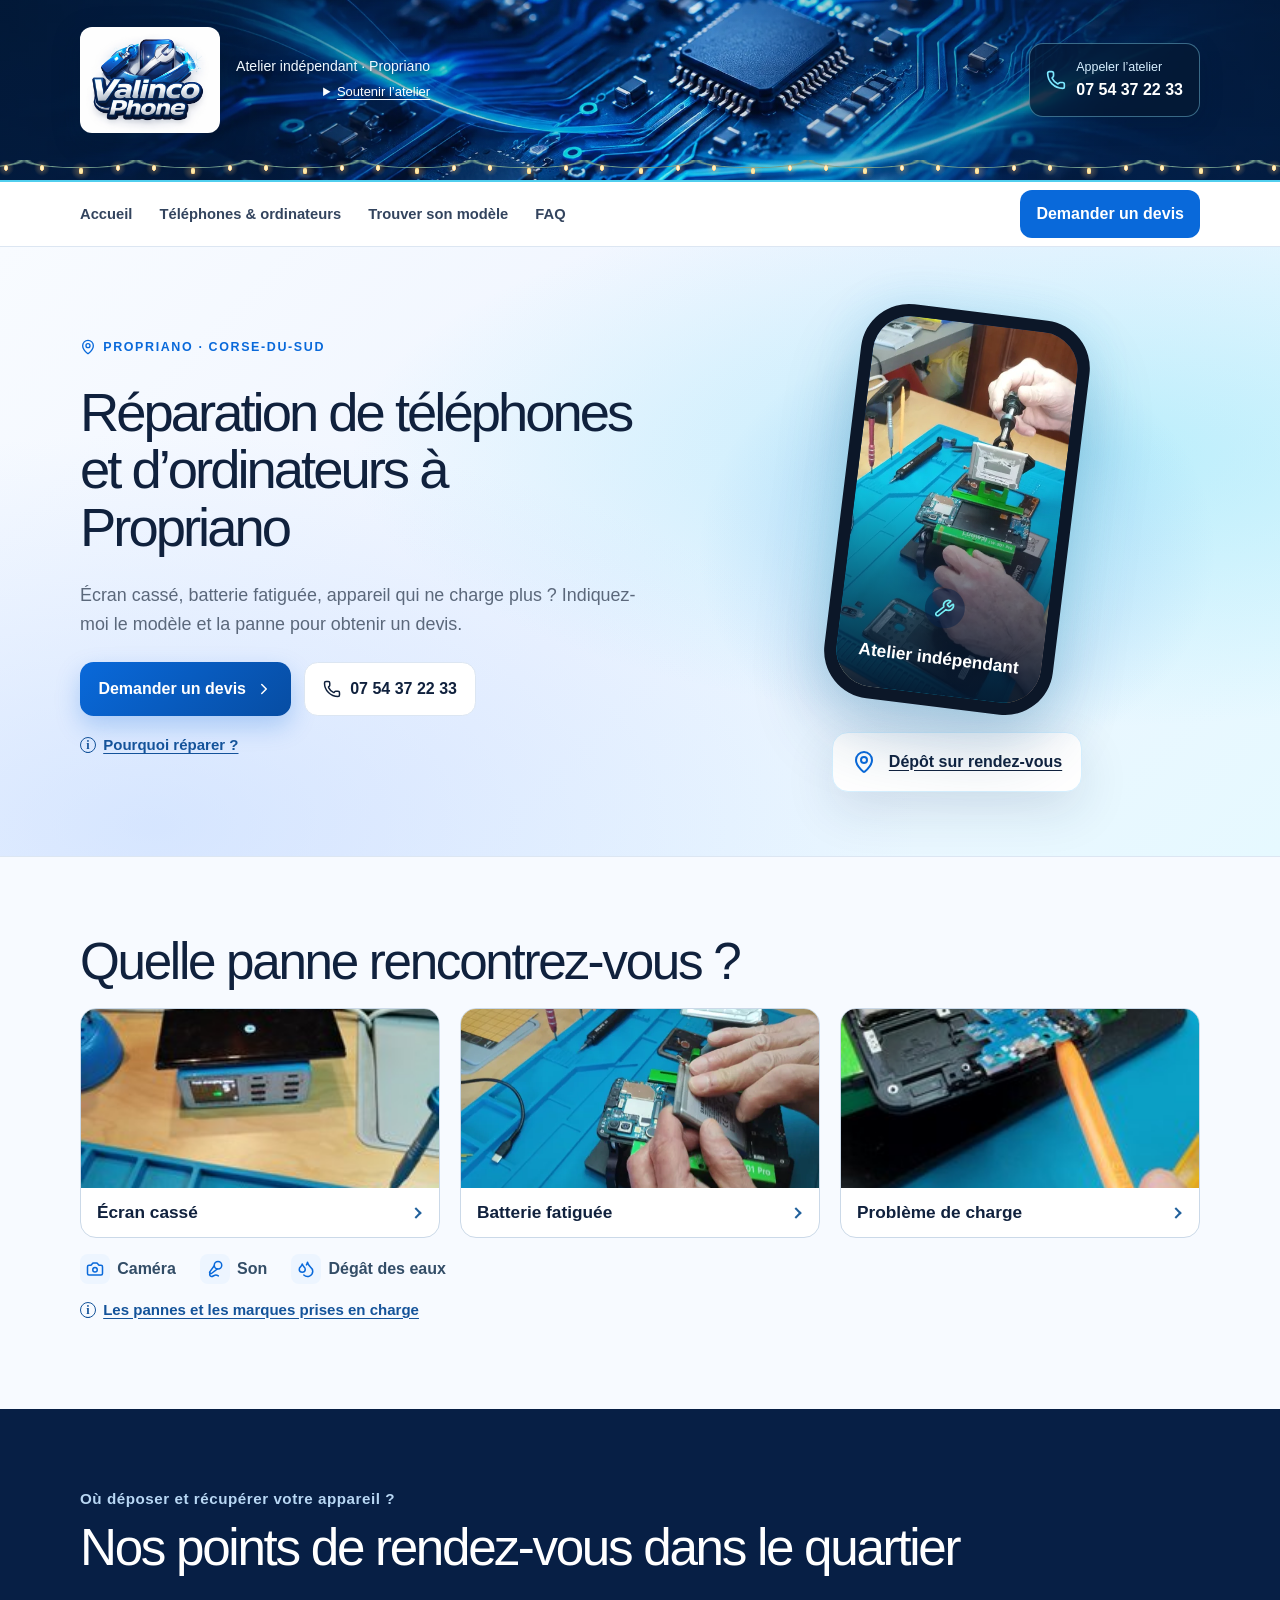
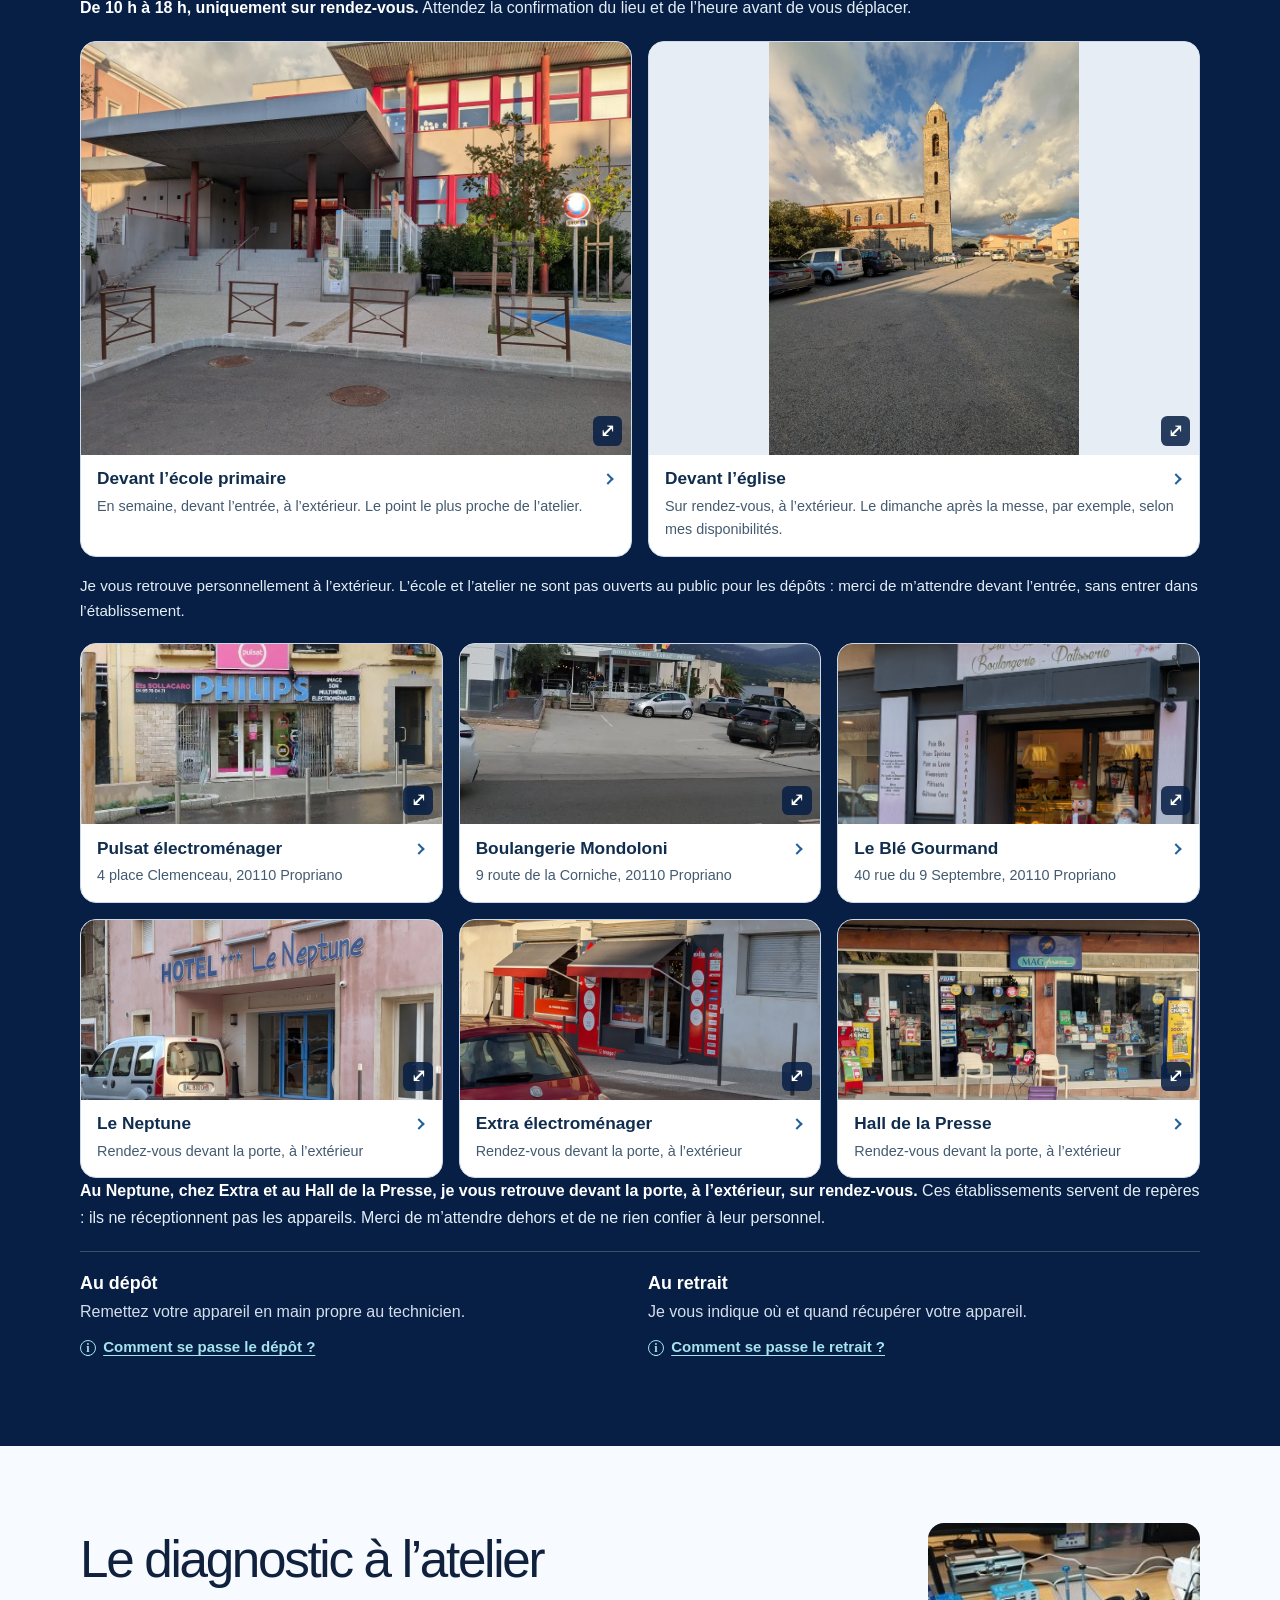
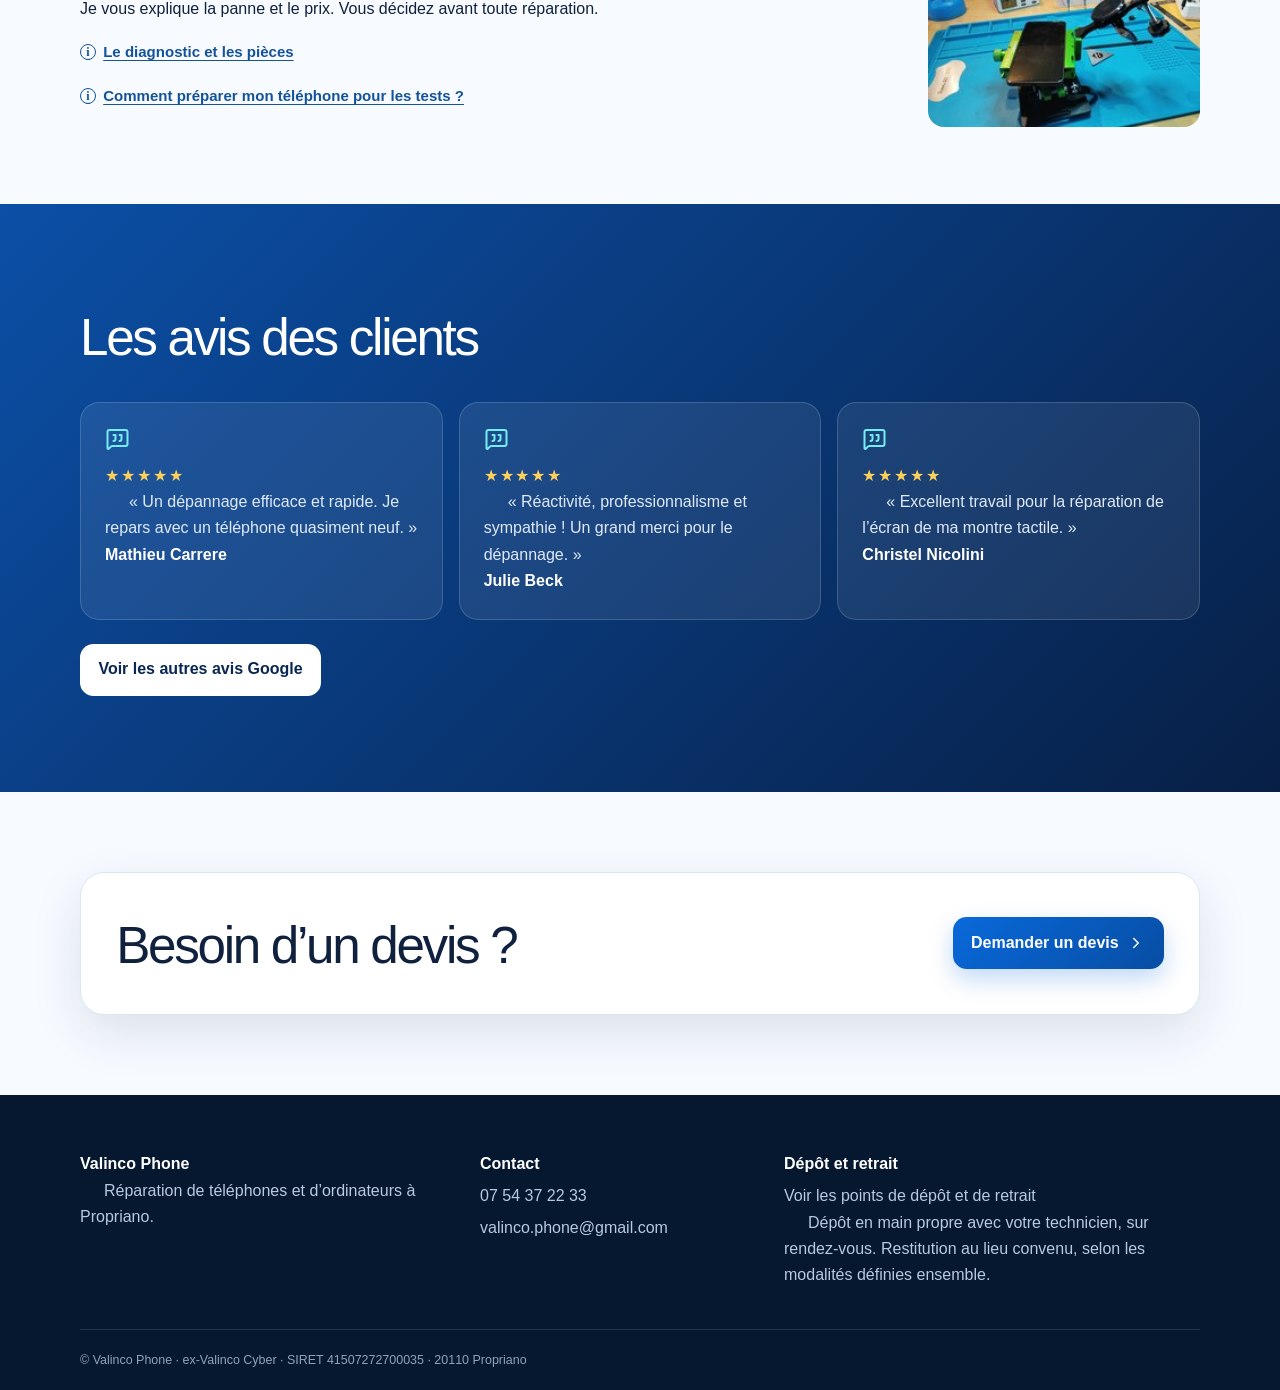
<file: index.html>
<!DOCTYPE html><html lang="fr"><head><meta charSet="utf-8"/><meta name="viewport" content="width=device-width, initial-scale=1"/><link rel="preload" href="/img/accueil/reparation-atelier.webp" as="image"/><link rel="stylesheet" href="/styles.css?v=20261125-retraits"><title>Réparation de téléphones et d’ordinateurs à Propriano | Valinco Phone</title><meta name="description" content="Réparation de téléphones et d’ordinateurs à Propriano. Écran, batterie, charge et diagnostic sur devis. Dépôt en main propre sur rendez-vous de 10 h à 18 h."/><meta name="google-site-verification" content="y23bg_1Cq18GhfLMKLJxg19EaMHYp-9vz66ez85fakI"/><link rel="icon" href="/favicon.svg"/><link rel="canonical" href="https://valincophone.fr/"/><link rel="stylesheet" href="/accueil.css?v=20261127-ble-gourmand"><script type="application/ld+json">{"@context": "https://schema.org", "@graph": [{"@type": "Organization", "@id": "https://valincophone.fr/#entreprise", "name": "Valinco Phone", "alternateName": ["Valincophone", "Valinco Cyber"], "url": "https://valincophone.fr/", "telephone": "+33754372233", "email": "valinco.phone@gmail.com", "description": "Atelier indépendant de réparation de téléphones et d’ordinateurs à Propriano. Dépôt en main propre sur rendez-vous de 10 h à 18 h. Le lieu et l’heure sont confirmés avant le déplacement."}, {"@type": "WebSite", "@id": "https://valincophone.fr/#site", "url": "https://valincophone.fr/", "name": "Valinco Phone", "alternateName": "Valincophone", "inLanguage": "fr-FR", "publisher": {"@id": "https://valincophone.fr/#entreprise"}}]}</script><link rel="stylesheet" href="/bandeau-technologie.css?v=20261127-noel"><link rel="preload" as="image" href="/bandeau-technologie-bleu.webp"><style>
.site-header{position:relative;z-index:5}
.site-header:has(.donor[open]){z-index:31}
.workshop-brand{min-width:0}
.workshop-brand small{display:block}
.donor{font-size:.8125rem;position:relative}
.donor summary{width:fit-content;margin-left:auto;color:white;text-decoration:underline;text-underline-offset:.2em;cursor:pointer;padding:.15rem 0}
.donor p{position:absolute;top:100%;left:0;width:21rem;box-sizing:border-box;background:white;color:#071f45;font-size:.9375rem;line-height:1.5;margin:.2rem 0 0;padding:.8rem 1rem;border-radius:.5rem;box-shadow:0 4px 18px #071f4533}
@media(max-width:700px){.header-inner{position:relative;flex-wrap:wrap}.donor{position:static}.donor p{top:auto;left:0;width:min(21rem,100%)}}
</style><style>
.quartier-surtitre { margin:0 0 .6rem; color:#b8d7f4; font-size:.95rem; font-weight:650; letter-spacing:.035em; }
.home-places.quartier-proches { grid-template-columns:repeat(2,minmax(0,1fr)); margin-bottom:1rem; }
.quartier-proches .home-place-photo>summary>img { aspect-ratio:4/3; }
.quartier-proches .quartier-eglise .home-place-photo>summary>img { object-fit:contain; background:#e7edf4; }
.quartier-note { font-size:.95rem; }
@media(max-width:600px) { .home-places.quartier-proches { grid-template-columns:1fr; } }
</style></head><body><div hidden=""><!--$--><!--/$--></div><header class="site-header"><div class="shell header-inner"><div class="brand workshop-brand"><a aria-label="Valinco Phone, accueil" href="/"><img class="brand-logo" src="/logo-valinco-phone.png" alt="Valinco Phone" width="504" height="385" decoding="async"></a><div><small>Atelier indépendant · Propriano</small><details class="donor"><summary>Soutenir l’atelier</summary><p>Soutenez l’atelier et profitez des avantages pour votre téléphone. Autrement, vous pouvez aussi ponctuellement m’offrir un café. Dans tous les cas, je me démènerai pour vous. 💪<br><a style="display:inline-block;margin-top:0.5rem;color:#071f45;text-decoration:underline;font-weight:600" href="/soutenir-atelier.html">Choisir de soutenir</a><br><a style="display:inline-block;margin-top:0.5rem;color:#071f45;text-decoration:underline" href="https://billing.stripe.com/p/login/3cI4gzg8H6OH1oZfoq7Re00">Résilier le soutien</a></p></details></div></div><a class="header-phone" href="tel:+33754372233"><svg xmlns="http://www.w3.org/2000/svg" width="24" height="24" viewBox="0 0 24 24" fill="none" stroke="currentColor" stroke-width="2" stroke-linecap="round" stroke-linejoin="round" class="lucide lucide-phone" aria-hidden="true"><path d="M13.832 16.568a1 1 0 0 0 1.213-.303l.355-.465A2 2 0 0 1 17 15h3a2 2 0 0 1 2 2v3a2 2 0 0 1-2 2A18 18 0 0 1 2 4a2 2 0 0 1 2-2h3a2 2 0 0 1 2 2v3a2 2 0 0 1-.8 1.6l-.468.351a1 1 0 0 0-.292 1.233 14 14 0 0 0 6.392 6.384"></path></svg><span><small>Appeler l’atelier</small>07 54 37 22 33</span></a></div></header><nav class="main-nav" aria-label="Navigation principale"><div class="shell nav-inner"><div class="nav-links"><a href="/">Accueil</a><a href="/telephones-a-vendre.html">Téléphones &amp; ordinateurs</a><a href="/trouver-modele-telephone.html">Trouver son modèle</a><a href="/FAQ_page.html">FAQ</a></div><a class="nav-cta" href="/demande-devis.html">Demander un devis</a></div></nav><main>
<section class="hero-section"><div class="shell hero-grid"><div class="hero-copy"><span class="eyebrow"><svg xmlns="http://www.w3.org/2000/svg" width="24" height="24" viewBox="0 0 24 24" fill="none" stroke="currentColor" stroke-width="2" stroke-linecap="round" stroke-linejoin="round" class="lucide lucide-map-pin" aria-hidden="true"><path d="M20 10c0 4.993-5.539 10.193-7.399 11.799a1 1 0 0 1-1.202 0C9.539 20.193 4 14.993 4 10a8 8 0 0 1 16 0"></path><circle cx="12" cy="10" r="3"></circle></svg> Propriano · Corse-du-Sud</span><h1>Réparation de téléphones et d’ordinateurs à Propriano</h1>
<p>Écran cassé, batterie fatiguée, appareil qui ne charge plus ? Indiquez-moi le modèle et la panne pour obtenir un devis.</p>
<div class="hero-actions"><a class="button button-primary" href="/demande-devis.html">Demander un devis <svg xmlns="http://www.w3.org/2000/svg" width="24" height="24" viewBox="0 0 24 24" fill="none" stroke="currentColor" stroke-width="2" stroke-linecap="round" stroke-linejoin="round" class="lucide lucide-chevron-right" aria-hidden="true"><path d="m9 18 6-6-6-6"></path></svg></a><a href="tel:+33754372233" class="button button-secondary"><svg xmlns="http://www.w3.org/2000/svg" width="24" height="24" viewBox="0 0 24 24" fill="none" stroke="currentColor" stroke-width="2" stroke-linecap="round" stroke-linejoin="round" class="lucide lucide-phone" aria-hidden="true"><path d="M13.832 16.568a1 1 0 0 0 1.213-.303l.355-.465A2 2 0 0 1 17 15h3a2 2 0 0 1 2 2v3a2 2 0 0 1-2 2A18 18 0 0 1 2 4a2 2 0 0 1 2-2h3a2 2 0 0 1 2 2v3a2 2 0 0 1-.8 1.6l-.468.351a1 1 0 0 0-.292 1.233 14 14 0 0 0 6.392 6.384"></path></svg> 07 54 37 22 33</a></div><details class="home-more"><summary>Pourquoi réparer ?</summary><div class="home-note"><p><strong>Réparer plutôt que jeter</strong>, c’est prolonger la vie de votre téléphone, limiter les déchets électroniques et éviter un remplacement parfois coûteux. Vous gardez un appareil que vous connaissez et vos habitudes d’utilisation, tout en soutenant un atelier local. Avec un diagnostic et un devis, vous choisissez en connaissance de cause.</p>
<p>Écran, batterie, connecteur de charge, caméra ou panne plus complexe : chaque appareil est diagnostiqué avant intervention. Vous bénéficiez ainsi d’un devis clair et de garanties post-réparation.</p></div></details></div><div class="hero-panel"><div class="device-card"><div class="device-screen"><img class="hero-workbench" src="/img/accueil/reparation-atelier.webp" alt="Le technicien travaille sur un téléphone ouvert à l’atelier de Propriano" width="950" height="713" fetchpriority="high"><span class="pulse-ring"><svg xmlns="http://www.w3.org/2000/svg" width="24" height="24" viewBox="0 0 24 24" fill="none" stroke="currentColor" stroke-width="2" stroke-linecap="round" stroke-linejoin="round" class="lucide lucide-wrench" aria-hidden="true"><path d="M14.7 6.3a1 1 0 0 0 0 1.4l1.6 1.6a1 1 0 0 0 1.4 0l3.106-3.105c.32-.322.863-.22.983.218a6 6 0 0 1-8.259 7.057l-7.91 7.91a1 1 0 0 1-2.999-3l7.91-7.91a6 6 0 0 1 7.057-8.259c.438.12.54.662.219.984z"></path></svg></span><strong>Atelier indépendant</strong></div></div><a class="floating-card" href="#depots-restitutions"><svg xmlns="http://www.w3.org/2000/svg" width="24" height="24" viewBox="0 0 24 24" fill="none" stroke="currentColor" stroke-width="2" stroke-linecap="round" stroke-linejoin="round" class="lucide lucide-map-pin" aria-hidden="true"><path d="M20 10c0 4.993-5.539 10.193-7.399 11.799a1 1 0 0 1-1.202 0C9.539 20.193 4 14.993 4 10a8 8 0 0 1 16 0"></path><circle cx="12" cy="10" r="3"></circle></svg><span><strong>Dépôt sur rendez-vous</strong></span></a></div></div></section>
<section class="shell home-section" aria-labelledby="types-pannes">
<h2 id="types-pannes">Quelle panne rencontrez-vous ?</h2>
<div class="home-services"><a class="home-service" href="/reparation-ecran-telephone-propriano.html"><img src="/img/atelier_3.jpg" alt="Écran de téléphone sur la plaque chauffante de l’atelier" width="240" height="180" loading="lazy"><span>Écran cassé<b aria-hidden="true">↗</b></span></a><a class="home-service" href="/remplacement-batterie-telephone-propriano.html"><img src="/img/accueil/batterie.webp" alt="Remplacement de la batterie d’un téléphone ouvert" width="560" height="420" loading="lazy"><span>Batterie fatiguée<b aria-hidden="true">↗</b></span></a><a class="home-service" href="/reparation-charge-telephone-propriano.html"><img src="/img/Connecteur_1.jpg" alt="Connecteur de charge dans un téléphone ouvert" width="240" height="320" loading="lazy"><span>Problème de charge<b aria-hidden="true">↗</b></span></a></div>
<ul class="home-secondary"><li><span class="icon-box"><svg xmlns="http://www.w3.org/2000/svg" width="24" height="24" viewbox="0 0 24 24" fill="none" stroke="currentColor" stroke-width="2" stroke-linecap="round" stroke-linejoin="round" class="lucide lucide-camera" aria-hidden="true"><path d="M13.997 4a2 2 0 0 1 1.76 1.05l.486.9A2 2 0 0 0 18.003 7H20a2 2 0 0 1 2 2v9a2 2 0 0 1-2 2H4a2 2 0 0 1-2-2V9a2 2 0 0 1 2-2h1.997a2 2 0 0 0 1.759-1.048l.489-.904A2 2 0 0 1 10.004 4z"></path><circle cx="12" cy="13" r="3"></circle></svg></span><span>Caméra</span></li><li><span class="icon-box"><svg xmlns="http://www.w3.org/2000/svg" width="24" height="24" viewbox="0 0 24 24" fill="none" stroke="currentColor" stroke-width="2" stroke-linecap="round" stroke-linejoin="round" class="lucide lucide-mic-vocal" aria-hidden="true"><path d="m11 7.601-5.994 8.19a1 1 0 0 0 .1 1.298l.817.818a1 1 0 0 0 1.314.087L15.09 12"></path><path d="M16.5 21.174C15.5 20.5 14.372 20 13 20c-2.058 0-3.928 2.356-6 2-2.072-.356-2.775-3.369-1.5-4.5"></path><circle cx="16" cy="7" r="5"></circle></svg></span><span>Son</span></li><li><span class="icon-box"><svg xmlns="http://www.w3.org/2000/svg" width="24" height="24" viewbox="0 0 24 24" fill="none" stroke="currentColor" stroke-width="2" stroke-linecap="round" stroke-linejoin="round" class="lucide lucide-droplets" aria-hidden="true"><path d="M7 16.3c2.2 0 4-1.83 4-4.05 0-1.16-.57-2.26-1.71-3.19S7.29 6.75 7 5.3c-.29 1.45-1.14 2.84-2.29 3.76S3 11.1 3 12.25c0 2.22 1.8 4.05 4 4.05z"></path><path d="M12.56 6.6A10.97 10.97 0 0 0 14 3.02c.5 2.5 2 4.9 4 6.5s3 3.5 3 5.5a6.98 6.98 0 0 1-11.91 4.97"></path></svg></span><span>Dégât des eaux</span></li></ul>
<details class="home-more"><summary>Les pannes et les marques prises en charge</summary><div class="home-note"><p>Apple iPhone, Samsung Galaxy, Xiaomi, Redmi, Poco, Huawei et autres marques : je vous conseille selon le modèle de votre téléphone et la panne rencontrée.</p><ul><li><strong>Réparation d’écran</strong> · Écran cassé, tactile défectueux ou affichage noir.</li><li><strong>Remplacement de batterie</strong> · Autonomie faible, extinction ou batterie gonflée.</li><li><strong>Panne de charge</strong> · Connecteur abîmé ou appareil qui ne charge plus.</li><li><strong>Caméras</strong> · Objectif, mise au point, caméra ou capteurs.</li><li><strong>Son</strong> · Haut-parleur, écouteur ou microphone défaillant.</li><li><strong>Humidité</strong> · Diagnostic, désoxydation et nettoyage par ultrasons.</li></ul></div></details>
</section>
<section class="deposit-section home-deposit" id="depots-restitutions" aria-labelledby="points-proximite"><div class="shell">
<p class="quartier-surtitre">Où déposer et récupérer votre appareil ?</p>
<h2 id="points-proximite">Nos points de rendez-vous dans le quartier</h2>
<p class="home-hours"><strong>De 10 h à 18 h, uniquement sur rendez-vous.</strong> Attendez la confirmation du lieu et de l’heure avant de vous déplacer.</p>
<div class="home-places quartier-proches"><article class="home-place quartier-ecole"><details class="home-more home-place-photo" id="photo-ecole"><summary aria-label="Agrandir la photo : Devant l’école primaire"><img src="/images/lieux/ecole-quartier-20261128.webp" alt="Entrée de l’école primaire, avec son auvent et ses piliers rouges" width="1200" height="900" loading="lazy" decoding="async"><span aria-hidden="true" class="expand-photo">⤢</span></summary><div class="home-note"><img src="/images/lieux/ecole-quartier-20261128.webp" alt="Entrée de l’école primaire, avec son auvent et ses piliers rouges" width="1200" height="900" loading="lazy"></div></details><a href="https://www.google.com/maps/search/?api=1&amp;query=%C3%A9cole%20primaire%20rue%20des%20%C3%89coles%20Propriano" target="_blank" rel="noopener noreferrer" aria-label="Devant l’école primaire à Propriano — ouvrir Google Maps"><span class="home-place-label"><strong>Devant l’école primaire <b aria-hidden="true">↗</b></strong><small>En semaine, devant l’entrée, à l’extérieur. Le point le plus proche de l’atelier.</small></span></a></article>
<article class="home-place quartier-eglise"><details class="home-more home-place-photo" id="photo-eglise"><summary aria-label="Agrandir la photo : Devant l’église"><img src="/images/lieux/eglise-quartier-20261128.webp" alt="Église en pierre et clocher sur la place à Propriano" width="900" height="1200" loading="lazy" decoding="async"><span aria-hidden="true" class="expand-photo">⤢</span></summary><div class="home-note"><img src="/images/lieux/eglise-quartier-20261128.webp" alt="Église en pierre et clocher sur la place à Propriano" width="900" height="1200" loading="lazy"></div></details><a href="https://www.google.com/maps/search/?api=1&amp;query=%C3%A9glise%20Propriano" target="_blank" rel="noopener noreferrer" aria-label="Devant l’église à Propriano — ouvrir Google Maps"><span class="home-place-label"><strong>Devant l’église <b aria-hidden="true">↗</b></strong><small>Sur rendez-vous, à l’extérieur. Le dimanche après la messe, par exemple, selon mes disponibilités.</small></span></a></article></div>
<p class="home-hours quartier-note">Je vous retrouve personnellement à l’extérieur. L’école et l’atelier ne sont pas ouverts au public pour les dépôts : merci de m’attendre devant l’entrée, sans entrer dans l’établissement.</p>
<div class="home-places"><article class="home-place">
<details class="home-more home-place-photo" id="photo-pulsat"><summary aria-label="Agrandir la photo de Pulsat électroménager"><img src="/img/accueil/pulsat.webp" alt="Façade de Pulsat électroménager à Propriano, avec les enseignes Pulsat et Philips" width="400" height="300" loading="lazy"><span aria-hidden="true" class="expand-photo">⤢</span></summary><div class="home-note"><img src="/images/lieux/pulsat-propriano.jpg" alt="Façade de Pulsat électroménager à Propriano, avec les enseignes Pulsat et Philips" width="400" height="300" loading="lazy"></div></details>
<a href="https://maps.google.com/maps?cid=2608777864915319698" target="_blank" rel="noopener noreferrer" aria-label="Pulsat électroménager — 4 place Clemenceau, 20110 Propriano — ouvrir Google Maps dans un nouvel onglet"><span class="home-place-label"><strong>Pulsat électroménager <b aria-hidden="true">↗</b></strong><small>4 place Clemenceau, 20110 Propriano</small></span></a>
</article><article class="home-place">
<details class="home-more home-place-photo" id="photo-mondoloni"><summary aria-label="Agrandir la photo de Boulangerie Mondoloni"><img src="/img/accueil/mondoloni.webp" alt="Devanture de la boulangerie Mondoloni, enseigne A Panattaria, et son parking" width="600" height="390" loading="lazy"><span aria-hidden="true" class="expand-photo">⤢</span></summary><div class="home-note"><img src="/images/lieux/mondoloni-propriano.jpg" alt="Devanture de la boulangerie Mondoloni, enseigne A Panattaria, et son parking" width="3000" height="4000" loading="lazy"></div></details>
<a href="https://maps.app.goo.gl/vKhxmNQwkSJCbJXt7" target="_blank" rel="noopener noreferrer" aria-label="Boulangerie Mondoloni — 9 route de la Corniche, 20110 Propriano — ouvrir Google Maps dans un nouvel onglet"><span class="home-place-label"><strong>Boulangerie Mondoloni <b aria-hidden="true">↗</b></strong><small>9 route de la Corniche, 20110 Propriano</small></span></a>
</article><article class="home-place">
<details class="home-more home-place-photo" id="photo-ble-gourmand"><summary aria-label="Agrandir la photo du Blé Gourmand"><img class="home-photo-ble-gourmand" src="/images/lieux/ble-gourmand-propriano-20261127.jpg" alt="Enseigne Au Blé Gourmand et entrée de la boulangerie à Propriano, décorée pour Noël" width="3000" height="4000" loading="lazy" decoding="async"><span aria-hidden="true" class="expand-photo">⤢</span></summary><div class="home-note"><img src="/images/lieux/ble-gourmand-propriano-20261127.jpg" alt="Façade du Blé Gourmand à Propriano" width="3000" height="4000" loading="lazy" decoding="async"></div></details>
<a href="https://www.google.com/maps/place/Au+Bl%C3%A9+Gourmand/@41.6761469,8.9068516,17z/data=!3m1!4b1!4m6!3m5!1s0x12da37f561d796e3:0x58e32227240e69!8m2!3d41.6761469!4d8.9068516!16s%2Fg%2F11mvvhwv_6" target="_blank" rel="noopener noreferrer" aria-label="Le Blé Gourmand — 40 rue du 9 Septembre, 20110 Propriano — ouvrir Google Maps dans un nouvel onglet"><span class="home-place-label"><strong>Le Blé Gourmand <b aria-hidden="true">↗</b></strong><small>40 rue du 9 Septembre, 20110 Propriano</small></span></a>
</article>
<article class="home-place">
<details class="home-more home-place-photo" id="photo-neptune"><summary aria-label="Agrandir la photo de Le Neptune"><img src="/images/lieux/neptune-20261128.webp" alt="Façade rose et porte d’entrée bleue de l’hôtel Le Neptune" width="900" height="1200" loading="lazy" decoding="async" style="object-position:50% 35%"><span aria-hidden="true" class="expand-photo">⤢</span></summary><div class="home-note"><img src="/images/lieux/neptune-20261128.webp" alt="Façade rose et porte d’entrée bleue de l’hôtel Le Neptune" width="900" height="1200" loading="lazy" decoding="async"></div></details>
<a href="https://www.google.com/maps/search/?api=1&amp;query=H%C3%B4tel%20Le%20Neptune%20Propriano" target="_blank" rel="noopener noreferrer" aria-label="Le Neptune à Propriano — ouvrir Google Maps dans un nouvel onglet"><span class="home-place-label"><strong>Le Neptune <b aria-hidden="true">↗</b></strong><small>Rendez-vous devant la porte, à l’extérieur</small></span></a>
</article>
<article class="home-place">
<details class="home-more home-place-photo" id="photo-extra"><summary aria-label="Agrandir la photo de Extra électroménager"><img src="/images/lieux/extra-20261128.webp" alt="Devanture et porte d’entrée du magasin Extra électroménager" width="900" height="1200" loading="lazy" decoding="async" style="object-position:50% 45%"><span aria-hidden="true" class="expand-photo">⤢</span></summary><div class="home-note"><img src="/images/lieux/extra-20261128.webp" alt="Devanture et porte d’entrée du magasin Extra électroménager" width="900" height="1200" loading="lazy" decoding="async"></div></details>
<a href="https://www.google.com/maps/search/?api=1&amp;query=Extra%20Tramoni%20Propriano" target="_blank" rel="noopener noreferrer" aria-label="Extra électroménager à Propriano — ouvrir Google Maps dans un nouvel onglet"><span class="home-place-label"><strong>Extra électroménager <b aria-hidden="true">↗</b></strong><small>Rendez-vous devant la porte, à l’extérieur</small></span></a>
</article>
<article class="home-place">
<details class="home-more home-place-photo" id="photo-hall-presse"><summary aria-label="Agrandir la photo de Hall de la Presse"><img src="/images/lieux/hall-presse-20261128.webp" alt="Façade du Hall de la Presse avec son enseigne MAG presse" width="900" height="1200" loading="lazy" decoding="async" style="object-position:50% 15%"><span aria-hidden="true" class="expand-photo">⤢</span></summary><div class="home-note"><img src="/images/lieux/hall-presse-20261128.webp" alt="Façade du Hall de la Presse avec son enseigne MAG presse" width="900" height="1200" loading="lazy" decoding="async"></div></details>
<a href="https://maps.app.goo.gl/Yav1upkdZdQbVnnf6" target="_blank" rel="noopener noreferrer" aria-label="Hall de la Presse à Propriano — ouvrir Google Maps dans un nouvel onglet"><span class="home-place-label"><strong>Hall de la Presse <b aria-hidden="true">↗</b></strong><small>Rendez-vous devant la porte, à l’extérieur</small></span></a>
</article></div>
<p class="home-hours"><strong>Au Neptune, chez Extra et au Hall de la Presse, je vous retrouve devant la porte, à l’extérieur, sur rendez-vous.</strong> Ces établissements servent de repères : ils ne réceptionnent pas les appareils. Merci de m’attendre dehors et de ne rien confier à leur personnel.</p>
<div class="home-handover"><div><h3 id="avant-depot">Au dépôt</h3><p>Remettez votre appareil en main propre au technicien.</p><details class="home-more"><summary>Comment se passe le dépôt ?</summary><div class="home-note"><p>Avant tout déplacement, <strong>faites une demande de devis et attendez mon retour</strong>. Nous convenons ensemble du lieu et de l’horaire qui vous conviennent, selon mes disponibilités.</p>
<p>Je vous accueille personnellement pour vérifier le modèle exact de votre téléphone, examiner avec vous les dysfonctionnements signalés et faire le point sur la réparation envisagée et son tarif. Cet échange permet de bien comprendre votre besoin et d’éviter les malentendus avant la prise en charge.</p>
<p class="handover-rule"><strong>Votre appareil doit donc m’être remis en main propre, sur rendez-vous. Merci de ne pas le déposer sur place en mon absence.</strong></p><p>L’atelier est fermé au public. Les rendez-vous se déroulent au point de dépôt convenu. D’autres points de dépôt et de retrait sont prévus à Olmeto et à Sartène.</p></div></details></div>
<div><h3 id="restitution">Au retrait</h3><p>Je vous indique où et quand récupérer votre appareil.</p><details class="home-more"><summary>Comment se passe le retrait ?</summary><div class="home-note"><p>Une fois votre téléphone réparé et les contrôles réalisables effectués, nous organisons sa récupération selon la solution la plus pratique pour vous. Nous convenons ensemble du lieu et des modalités de restitution : selon l’organisation prévue, vous pouvez récupérer votre appareil <strong>sans que ma présence soit nécessaire</strong>.</p>
<p class="handover-rule"><strong>Attendez simplement ma confirmation avant de vous déplacer</strong> : je vous préciserai où et quand récupérer votre appareil.</p></div></details></div></div>
</div></section>
<section class="shell home-section home-workshop" aria-labelledby="diagnostic-titre"><div>
<h2 id="diagnostic-titre">Le diagnostic à l’atelier</h2>
<p>Je vous explique la panne et le prix. Vous décidez avant toute réparation.</p>
<details class="home-more"><summary>Le diagnostic et les pièces</summary><div class="home-note"><p>Je vérifie l’appareil, vous explique l’origine probable de la panne et vous propose la solution adaptée : pièce compatible, qualité supérieure ou origine lorsque c’est pertinent.</p>
<p>Après l’intervention, je réalise les tests possibles selon l’accès à votre appareil. <a class="repair-service-link" href="#tests-apres-reparation">Découvrez comment préparer votre téléphone pour ces contrôles.</a></p></div></details>
<details class="home-more" id="tests-apres-reparation"><summary>Comment préparer mon téléphone pour les tests ?</summary><div class="home-note"><p>Pour permettre des contrôles complets, je vous conseille de <strong>désactiver temporairement le verrouillage de l’écran</strong> (code, schéma ou mot de passe) lors de la remise en main propre de votre téléphone. Cela me permet d’accéder aux paramètres et de vérifier les caméras, le microphone et les autres fonctions de l’appareil.</p>
<p><strong>Si votre téléphone reste verrouillé, les tests se limitent</strong> au fonctionnement de l’écran tactile, à la charge, aux boutons de volume et au bouton marche/arrêt. Les fonctions nécessitant l’accès au téléphone ne peuvent alors pas être contrôlées.</p>
<p>Le déverrouillage reste facultatif. <strong>Pensez à réactiver le verrouillage dès la restitution de votre appareil.</strong></p></div></details>
</div><img src="/atelier-telephone.jpg" alt="Téléphone installé sur le poste de diagnostic" width="240" height="180" loading="lazy"></section>
<section class="reviews-section"><div class="shell"><div class="section-heading light"><h2>Les avis des clients</h2></div><div class="review-grid"><article><svg xmlns="http://www.w3.org/2000/svg" width="24" height="24" viewBox="0 0 24 24" fill="none" stroke="currentColor" stroke-width="2" stroke-linecap="round" stroke-linejoin="round" class="lucide lucide-message-square-quote" aria-hidden="true"><path d="M14 14a2 2 0 0 0 2-2V8h-2"></path><path d="M22 17a2 2 0 0 1-2 2H6.828a2 2 0 0 0-1.414.586l-2.202 2.202A.71.71 0 0 1 2 21.286V5a2 2 0 0 1 2-2h16a2 2 0 0 1 2 2z"></path><path d="M8 14a2 2 0 0 0 2-2V8H8"></path></svg><div class="stars">★★★★★</div><p>« Un dépannage efficace et rapide. Je repars avec un téléphone quasiment neuf. »</p><strong>Mathieu Carrere</strong></article><article><svg xmlns="http://www.w3.org/2000/svg" width="24" height="24" viewBox="0 0 24 24" fill="none" stroke="currentColor" stroke-width="2" stroke-linecap="round" stroke-linejoin="round" class="lucide lucide-message-square-quote" aria-hidden="true"><path d="M14 14a2 2 0 0 0 2-2V8h-2"></path><path d="M22 17a2 2 0 0 1-2 2H6.828a2 2 0 0 0-1.414.586l-2.202 2.202A.71.71 0 0 1 2 21.286V5a2 2 0 0 1 2-2h16a2 2 0 0 1 2 2z"></path><path d="M8 14a2 2 0 0 0 2-2V8H8"></path></svg><div class="stars">★★★★★</div><p>« Réactivité, professionnalisme et sympathie ! Un grand merci pour le dépannage. »</p><strong>Julie Beck</strong></article><article><svg xmlns="http://www.w3.org/2000/svg" width="24" height="24" viewBox="0 0 24 24" fill="none" stroke="currentColor" stroke-width="2" stroke-linecap="round" stroke-linejoin="round" class="lucide lucide-message-square-quote" aria-hidden="true"><path d="M14 14a2 2 0 0 0 2-2V8h-2"></path><path d="M22 17a2 2 0 0 1-2 2H6.828a2 2 0 0 0-1.414.586l-2.202 2.202A.71.71 0 0 1 2 21.286V5a2 2 0 0 1 2-2h16a2 2 0 0 1 2 2z"></path><path d="M8 14a2 2 0 0 0 2-2V8H8"></path></svg><div class="stars">★★★★★</div><p>« Excellent travail pour la réparation de l’écran de ma montre tactile. »</p><strong>Christel Nicolini</strong></article></div><a class="button button-light" href="https://maps.app.goo.gl/79t6rxjEyVZxrCm36" target="_blank" rel="noopener noreferrer">Voir les autres avis Google</a></div></section>
<section class="cta-section shell"><div><h2>Besoin d’un devis ?</h2></div><a class="button button-primary" href="/demande-devis.html">Demander un devis <svg xmlns="http://www.w3.org/2000/svg" width="24" height="24" viewBox="0 0 24 24" fill="none" stroke="currentColor" stroke-width="2" stroke-linecap="round" stroke-linejoin="round" class="lucide lucide-chevron-right" aria-hidden="true"><path d="m9 18 6-6-6-6"></path></svg></a></section>
</main><footer class="site-footer"><div class="shell footer-grid"><div><strong>Valinco Phone</strong><p>Réparation de téléphones et d’ordinateurs à Propriano.</p></div><div><strong>Contact</strong><a href="tel:+33754372233">07 54 37 22 33</a><a href="mailto:valinco.phone@gmail.com">valinco.phone@gmail.com</a></div><div><strong>Dépôt et retrait</strong><a href="/#depots-restitutions">Voir les points de dépôt et de retrait</a><p>Dépôt en main propre avec votre technicien, sur rendez-vous. Restitution au lieu convenu, selon les modalités définies ensemble.</p></div></div><div class="shell footer-bottom">© Valinco Phone · ex-Valinco Cyber · SIRET 41507272700035 · 20110 Propriano</div></footer><!--$--><!--/$--><script async src="https://www.googletagmanager.com/gtag/js?id=G-JJTMHN94L3"></script><script>window.dataLayer=window.dataLayer||[];function gtag(){dataLayer.push(arguments)}gtag("js",new Date());gtag("config","G-JJTMHN94L3");</script>
<script src="/accueil.js?v=20261127-1" defer></script>
</body></html>
</file>
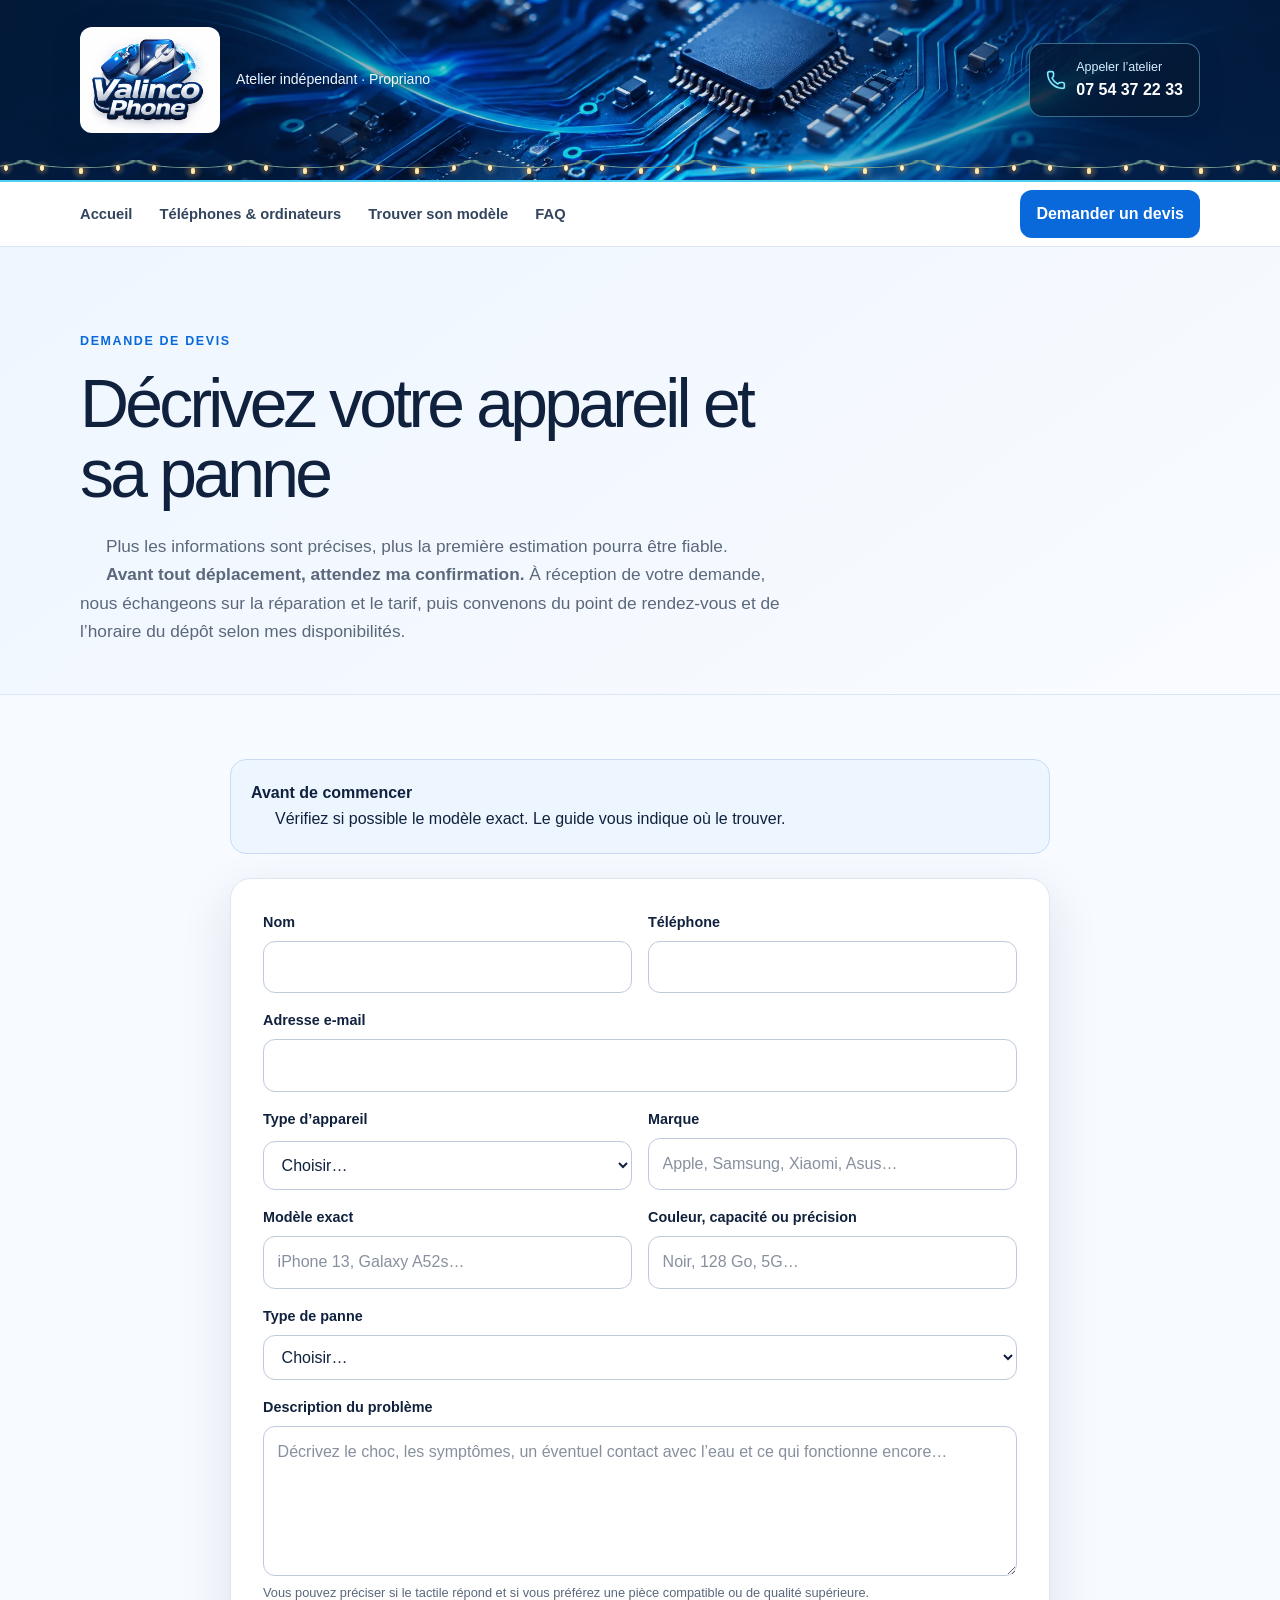
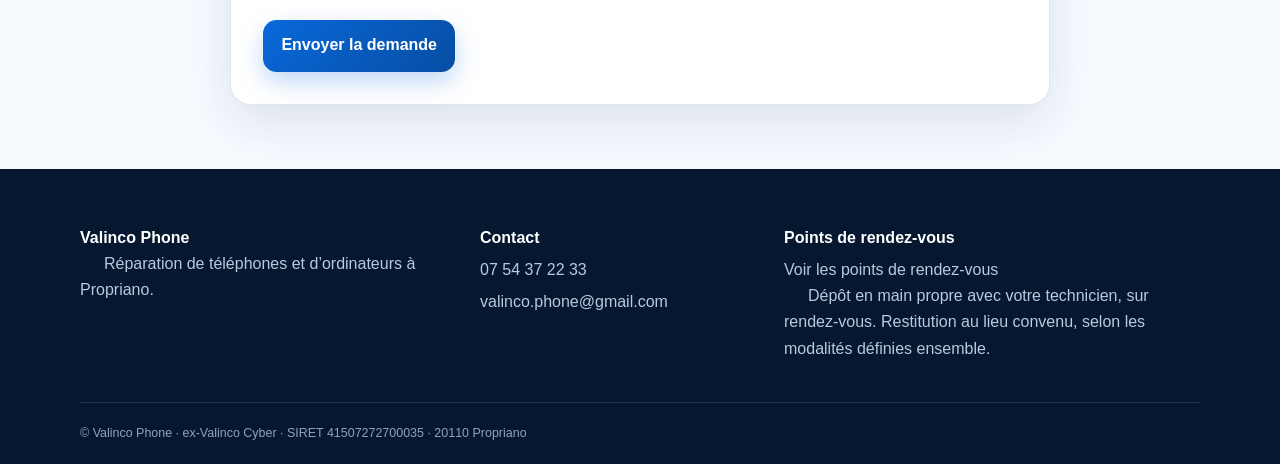
<file: demande-devis.html>
<!DOCTYPE html><html lang="fr"><head><meta charSet="utf-8"/><meta name="viewport" content="width=device-width, initial-scale=1"/><link rel="stylesheet" href="/styles.css?v=20261125-retraits"><title>Devis réparation téléphone à Propriano | Valinco Phone</title><meta name="description" content="Demandez un devis de réparation pour votre téléphone ou ordinateur à Propriano."/><meta name="google-site-verification" content="y23bg_1Cq18GhfLMKLJxg19EaMHYp-9vz66ez85fakI"/><link rel="icon" href="/favicon.svg"/><link rel="canonical" href="https://valincophone.fr/demande-devis.html"/><link rel="stylesheet" href="/bandeau-technologie.css?v=20261127-noel"><link rel="preload" as="image" href="/bandeau-technologie-bleu.webp"></head><body><div hidden=""><!--$--><!--/$--></div><header class="site-header"><div class="shell header-inner"><a class="brand" aria-label="Valinco Phone, accueil" href="/"><img class="brand-logo" src="/logo-valinco-phone.png" alt="Valinco Phone" width="504" height="385" decoding="async"><span><small>Atelier indépendant · Propriano</small></span></a><a class="header-phone" href="tel:+33754372233"><svg xmlns="http://www.w3.org/2000/svg" width="24" height="24" viewBox="0 0 24 24" fill="none" stroke="currentColor" stroke-width="2" stroke-linecap="round" stroke-linejoin="round" class="lucide lucide-phone" aria-hidden="true"><path d="M13.832 16.568a1 1 0 0 0 1.213-.303l.355-.465A2 2 0 0 1 17 15h3a2 2 0 0 1 2 2v3a2 2 0 0 1-2 2A18 18 0 0 1 2 4a2 2 0 0 1 2-2h3a2 2 0 0 1 2 2v3a2 2 0 0 1-.8 1.6l-.468.351a1 1 0 0 0-.292 1.233 14 14 0 0 0 6.392 6.384"></path></svg><span><small>Appeler l’atelier</small>07 54 37 22 33</span></a></div></header><nav class="main-nav" aria-label="Navigation principale"><div class="shell nav-inner"><div class="nav-links"><a href="/">Accueil</a><a href="/telephones-a-vendre.html">Téléphones &amp; ordinateurs</a><a href="/trouver-modele-telephone.html">Trouver son modèle</a><a href="/FAQ_page.html">FAQ</a></div><a class="nav-cta" href="/demande-devis.html">Demander un devis</a></div></nav><main><section class="page-hero"><div class="shell"><span class="eyebrow">Demande de devis</span><h1>Décrivez votre appareil et sa panne</h1><p>Plus les informations sont précises, plus la première estimation pourra être fiable.</p><p><strong>Avant tout déplacement, attendez ma confirmation.</strong> À réception de votre demande, nous échangeons sur la réparation et le tarif, puis convenons du point de rendez-vous et de l’horaire du dépôt selon mes disponibilités.</p></div></section><div class="content-narrow"><div class="info-card"><strong>Avant de commencer</strong><p>Vérifiez si possible le modèle exact. <a href="/trouver-modele-telephone.html">Le guide vous indique où le trouver.</a></p></div><form class="form-card" action="https://api.web3forms.com/submit" method="POST"><input type="hidden" name="access_key" value="4a6f9a9b-37eb-404d-bd0d-cae6a9513ffc"/><input type="hidden" name="subject" value="Nouvelle demande de devis - Valinco Phone"/><input type="hidden" name="from_name" value="Formulaire site Valinco Phone"/><input type="hidden" name="redirect" value="https://valincophone.fr/merci.html"/><div class="form-grid"><div class="field"><label for="nom">Nom</label><input id="nom" autoComplete="name" required="" name="nom"/></div><div class="field"><label for="telephone">Téléphone</label><input id="telephone" type="tel" autoComplete="tel" name="telephone"/></div></div><div class="field"><label for="email">Adresse e-mail</label><input id="email" type="email" autoComplete="email" required="" name="email"/></div><div class="form-grid"><div class="field"><label for="type_appareil">Type d’appareil</label><select id="type_appareil" name="type_appareil" required=""><option value="" disabled="" selected="">Choisir…</option><option>Téléphone</option><option>Tablette</option><option>Ordinateur portable</option><option>Ordinateur fixe</option><option>Autre</option></select></div><div class="field"><label for="marque">Marque</label><input id="marque" placeholder="Apple, Samsung, Xiaomi, Asus…" name="marque"/></div></div><div class="form-grid"><div class="field"><label for="modele">Modèle exact</label><input id="modele" placeholder="iPhone 13, Galaxy A52s…" name="modele"/></div><div class="field"><label for="precision">Couleur, capacité ou précision</label><input id="precision" placeholder="Noir, 128 Go, 5G…" name="precision"/></div></div><div class="field"><label for="panne">Type de panne</label><select id="panne" name="panne" required=""><option value="" disabled="" selected="">Choisir…</option><option>Écran cassé</option><option>Batterie</option><option>Problème de charge</option><option>Caméra</option><option>Haut-parleur / micro</option><option>Ne s’allume plus</option><option>Diagnostic général</option><option>Autre</option></select></div><div class="field"><label for="message">Description du problème</label><textarea id="message" name="message" required="" placeholder="Décrivez le choc, les symptômes, un éventuel contact avec l’eau et ce qui fonctionne encore…"></textarea><small>Vous pouvez préciser si le tactile répond et si vous préférez une pièce compatible ou de qualité supérieure.</small></div><button class="button button-primary" type="submit">Envoyer la demande</button></form></div></main><footer class="site-footer"><div class="shell footer-grid"><div><strong>Valinco Phone</strong><p>Réparation de téléphones et d’ordinateurs à Propriano.</p></div><div><strong>Contact</strong><a href="tel:+33754372233">07 54 37 22 33</a><a href="mailto:valinco.phone@gmail.com">valinco.phone@gmail.com</a></div><div><strong>Points de rendez-vous</strong><a href="/#depots-restitutions">Voir les points de rendez-vous</a><p>Dépôt en main propre avec votre technicien, sur rendez-vous. Restitution au lieu convenu, selon les modalités définies ensemble.</p></div></div><div class="shell footer-bottom">© Valinco Phone · ex-Valinco Cyber · SIRET 41507272700035 · 20110 Propriano</div></footer><!--$--><!--/$--><script async src="https://www.googletagmanager.com/gtag/js?id=G-JJTMHN94L3"></script><script>window.dataLayer=window.dataLayer||[];function gtag(){dataLayer.push(arguments)}gtag("js",new Date());gtag("config","G-JJTMHN94L3");</script></body></html>
</file>
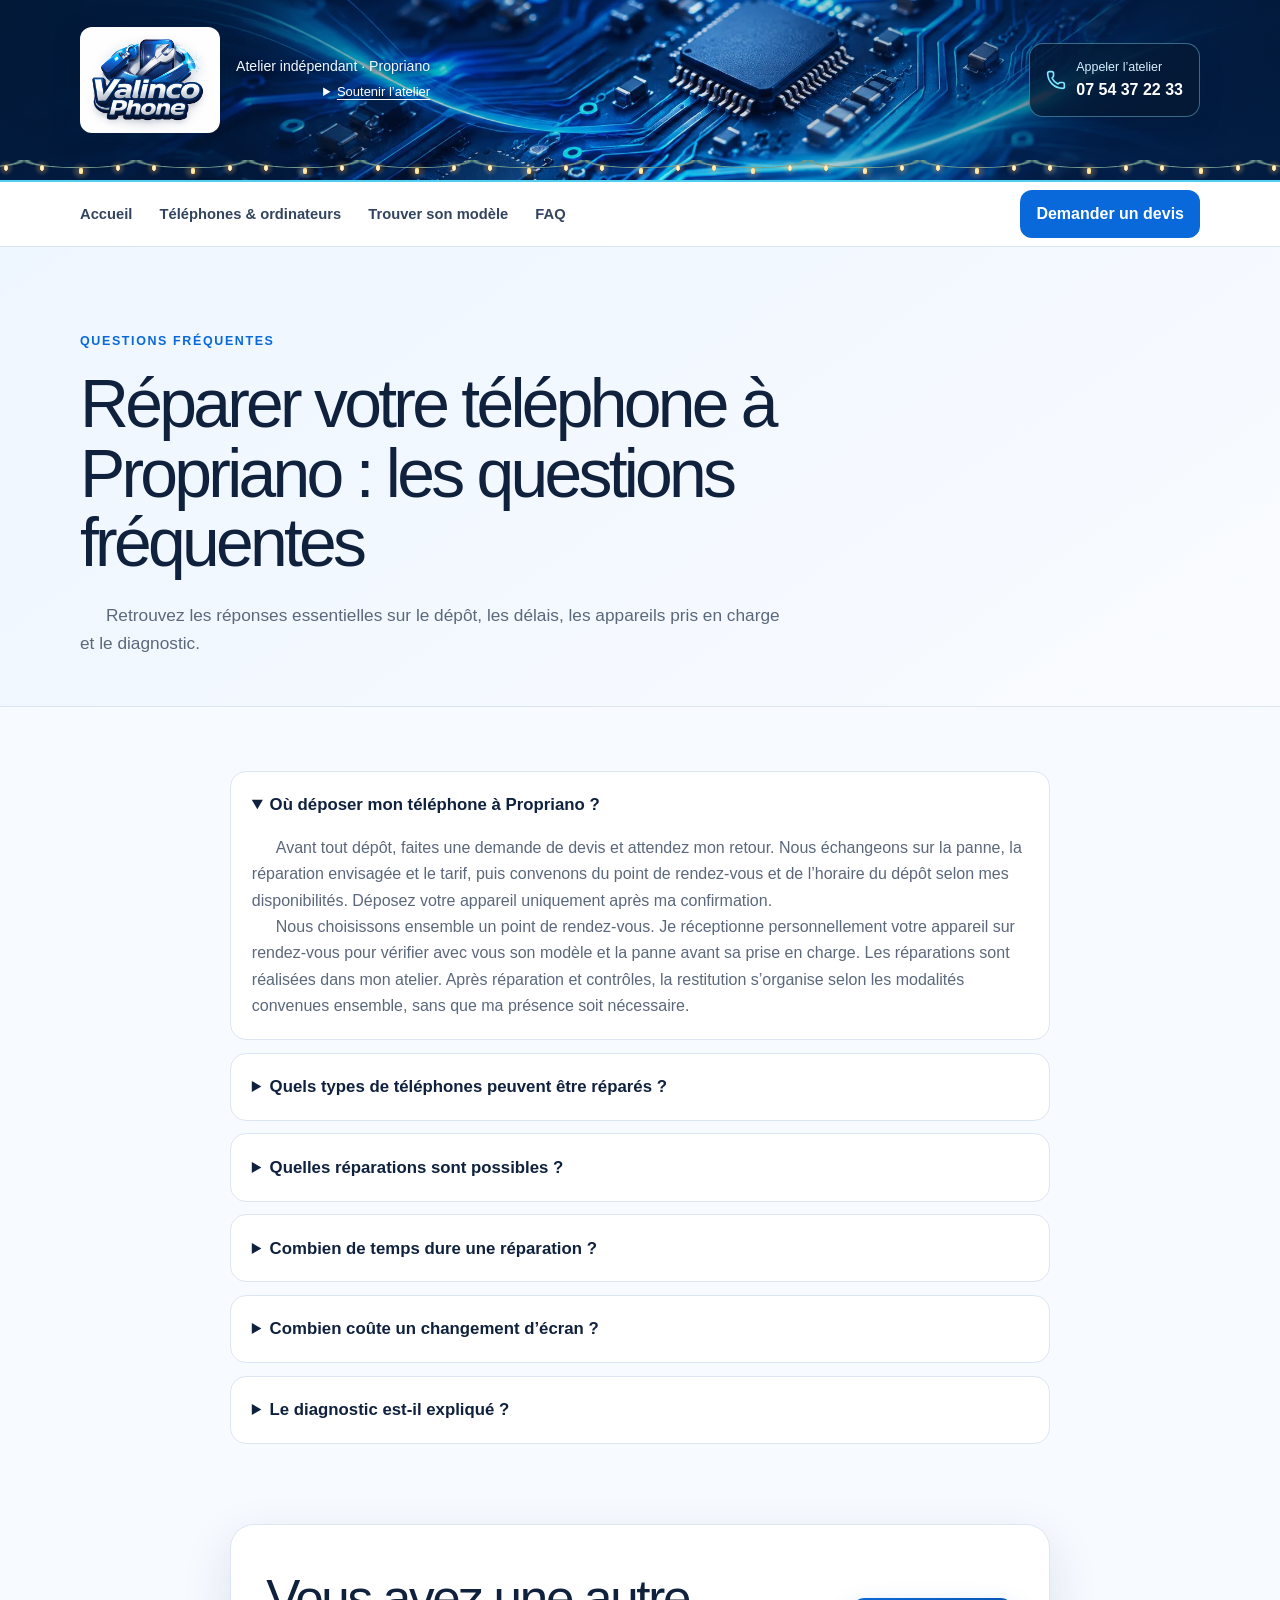
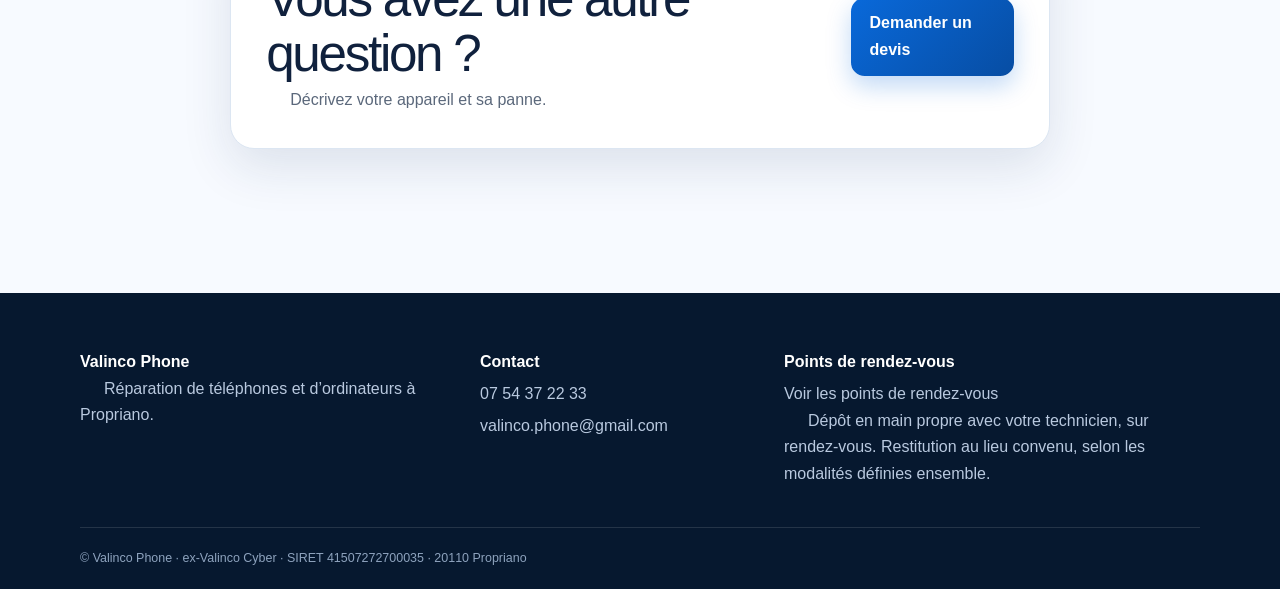
<file: FAQ_page.html>
<!DOCTYPE html><html lang="fr"><head><meta charSet="utf-8"/><meta name="viewport" content="width=device-width, initial-scale=1"/><link rel="stylesheet" href="/styles.css?v=20261125-retraits"><title>Réparation téléphone à Propriano : questions | Valinco Phone</title><meta name="description" content="Où déposer votre téléphone à Propriano ? Quels délais et tarifs ? Réponses sur les écrans, batteries, diagnostics et réparations chez Valinco Phone."/><meta name="google-site-verification" content="y23bg_1Cq18GhfLMKLJxg19EaMHYp-9vz66ez85fakI"/><link rel="icon" href="/favicon.svg"/><link rel="canonical" href="https://valincophone.fr/FAQ_page.html"/><link rel="stylesheet" href="/bandeau-technologie.css?v=20261127-noel"><link rel="preload" as="image" href="/bandeau-technologie-bleu.webp"><style>
.site-header{position:relative;z-index:5}
.site-header:has(.donor[open]){z-index:31}
.workshop-brand{min-width:0}
.workshop-brand small{display:block}
.donor{font-size:.8125rem;position:relative}
.donor summary{width:fit-content;margin-left:auto;color:white;text-decoration:underline;text-underline-offset:.2em;cursor:pointer;padding:.15rem 0}
.donor p{position:absolute;top:100%;left:0;width:21rem;box-sizing:border-box;background:white;color:#071f45;font-size:.9375rem;line-height:1.5;margin:.2rem 0 0;padding:.8rem 1rem;border-radius:.5rem;box-shadow:0 4px 18px #071f4533}
@media(max-width:700px){.header-inner{position:relative;flex-wrap:wrap}.donor{position:static}.donor p{top:auto;left:0;width:min(21rem,100%)}}
</style></head><body><div hidden=""><!--$--><!--/$--></div><header class="site-header"><div class="shell header-inner"><div class="brand workshop-brand"><a aria-label="Valinco Phone, accueil" href="/"><img class="brand-logo" src="/logo-valinco-phone.png" alt="Valinco Phone" width="504" height="385" decoding="async"></a><div><small>Atelier indépendant · Propriano</small><details class="donor"><summary>Soutenir l’atelier</summary><p>Soutenez l’atelier et profitez des avantages pour votre téléphone. Autrement, vous pouvez aussi ponctuellement m’offrir un café. Dans tous les cas, je me démènerai pour vous. 💪<br><a style="display:inline-block;margin-top:0.5rem;color:#071f45;text-decoration:underline;font-weight:600" href="/soutenir-atelier.html">Choisir de soutenir</a><br><a style="display:inline-block;margin-top:0.5rem;color:#071f45;text-decoration:underline" href="https://billing.stripe.com/p/login/3cI4gzg8H6OH1oZfoq7Re00">Résilier le soutien</a></p></details></div></div><a class="header-phone" href="tel:+33754372233"><svg xmlns="http://www.w3.org/2000/svg" width="24" height="24" viewBox="0 0 24 24" fill="none" stroke="currentColor" stroke-width="2" stroke-linecap="round" stroke-linejoin="round" class="lucide lucide-phone" aria-hidden="true"><path d="M13.832 16.568a1 1 0 0 0 1.213-.303l.355-.465A2 2 0 0 1 17 15h3a2 2 0 0 1 2 2v3a2 2 0 0 1-2 2A18 18 0 0 1 2 4a2 2 0 0 1 2-2h3a2 2 0 0 1 2 2v3a2 2 0 0 1-.8 1.6l-.468.351a1 1 0 0 0-.292 1.233 14 14 0 0 0 6.392 6.384"></path></svg><span><small>Appeler l’atelier</small>07 54 37 22 33</span></a></div></header><nav class="main-nav" aria-label="Navigation principale"><div class="shell nav-inner"><div class="nav-links"><a href="/">Accueil</a><a href="/telephones-a-vendre.html">Téléphones &amp; ordinateurs</a><a href="/trouver-modele-telephone.html">Trouver son modèle</a><a href="/FAQ_page.html">FAQ</a></div><a class="nav-cta" href="/demande-devis.html">Demander un devis</a></div></nav><main><section class="page-hero"><div class="shell"><span class="eyebrow">Questions fréquentes</span><h1>Réparer votre téléphone à Propriano : les questions fréquentes</h1><p>Retrouvez les réponses essentielles sur le dépôt, les délais, les appareils pris en charge et le diagnostic.</p></div></section><div class="content-narrow"><div class="faq-list"><details class="faq-item" open=""><summary>Où déposer mon téléphone à Propriano ?</summary><div><p>Avant tout dépôt, faites une <a href="/demande-devis.html">demande de devis</a> et attendez mon retour. Nous échangeons sur la panne, la réparation envisagée et le tarif, puis convenons du point de rendez-vous et de l’horaire du dépôt selon mes disponibilités. Déposez votre appareil uniquement après ma confirmation.</p><p>Nous choisissons ensemble un <a href="/#depots-restitutions">point de rendez-vous</a>. Je réceptionne personnellement votre appareil sur rendez-vous pour vérifier avec vous son modèle et la panne avant sa prise en charge. Les réparations sont réalisées dans mon atelier. Après réparation et contrôles, la restitution s’organise selon les modalités convenues ensemble, sans que ma présence soit nécessaire.</p></div></details><details class="faq-item"><summary>Quels types de téléphones peuvent être réparés ?</summary><div><p>La plupart des smartphones peuvent être pris en charge :</p><ul><li>Apple iPhone</li><li>Samsung Galaxy</li><li>Xiaomi, Redmi et Poco</li><li>Huawei, Oppo et autres marques courantes</li></ul><p>Chaque appareil est examiné pour déterminer si la réparation est techniquement et économiquement pertinente.</p></div></details><details class="faq-item"><summary>Quelles réparations sont possibles ?</summary><div><p>Les interventions les plus fréquentes sont le <a href="/reparation-ecran-telephone-propriano.html">remplacement d’écran</a> ou <a href="/remplacement-batterie-telephone-propriano.html">de batterie</a>, <a href="/reparation-charge-telephone-propriano.html">le connecteur de charge</a>, la caméra, les capteurs, le haut-parleur et le microphone. Certaines pannes électroniques et traces d’oxydation peuvent aussi être diagnostiquées.</p></div></details><details class="faq-item"><summary>Combien de temps dure une réparation ?</summary><div><p>Le délai dépend de la panne et de la disponibilité de la pièce. Certaines réparations sont rapides ; d’autres demandent une commande, un diagnostic plus poussé ou plusieurs tests. Le délai estimé vous est indiqué avant l’intervention.</p></div></details><details class="faq-item"><summary>Combien coûte un changement d’écran ?</summary><div><p>Le tarif dépend du modèle exact et de la qualité de l’écran choisie. Plusieurs options peuvent être proposées lorsqu’elles existent. Un devis est établi avant la réparation.</p></div></details><details class="faq-item"><summary>Le diagnostic est-il expliqué ?</summary><div><p>Oui. L’objectif est que vous compreniez l’origine probable de la panne, les solutions possibles, le coût et l’intérêt de la réparation avant de décider.</p></div></details></div><section class="cta-section"><div><h2>Vous avez une autre question ?</h2><p>Décrivez votre appareil et sa panne.</p></div><a class="button button-primary" href="/demande-devis.html">Demander un devis</a></section></div></main><footer class="site-footer"><div class="shell footer-grid"><div><strong>Valinco Phone</strong><p>Réparation de téléphones et d’ordinateurs à Propriano.</p></div><div><strong>Contact</strong><a href="tel:+33754372233">07 54 37 22 33</a><a href="mailto:valinco.phone@gmail.com">valinco.phone@gmail.com</a></div><div><strong>Points de rendez-vous</strong><a href="/#depots-restitutions">Voir les points de rendez-vous</a><p>Dépôt en main propre avec votre technicien, sur rendez-vous. Restitution au lieu convenu, selon les modalités définies ensemble.</p></div></div><div class="shell footer-bottom">© Valinco Phone · ex-Valinco Cyber · SIRET 41507272700035 · 20110 Propriano</div></footer><!--$--><!--/$--><script async src="https://www.googletagmanager.com/gtag/js?id=G-JJTMHN94L3"></script><script>window.dataLayer=window.dataLayer||[];function gtag(){dataLayer.push(arguments)}gtag("js",new Date());gtag("config","G-JJTMHN94L3");</script></body></html>
</file>
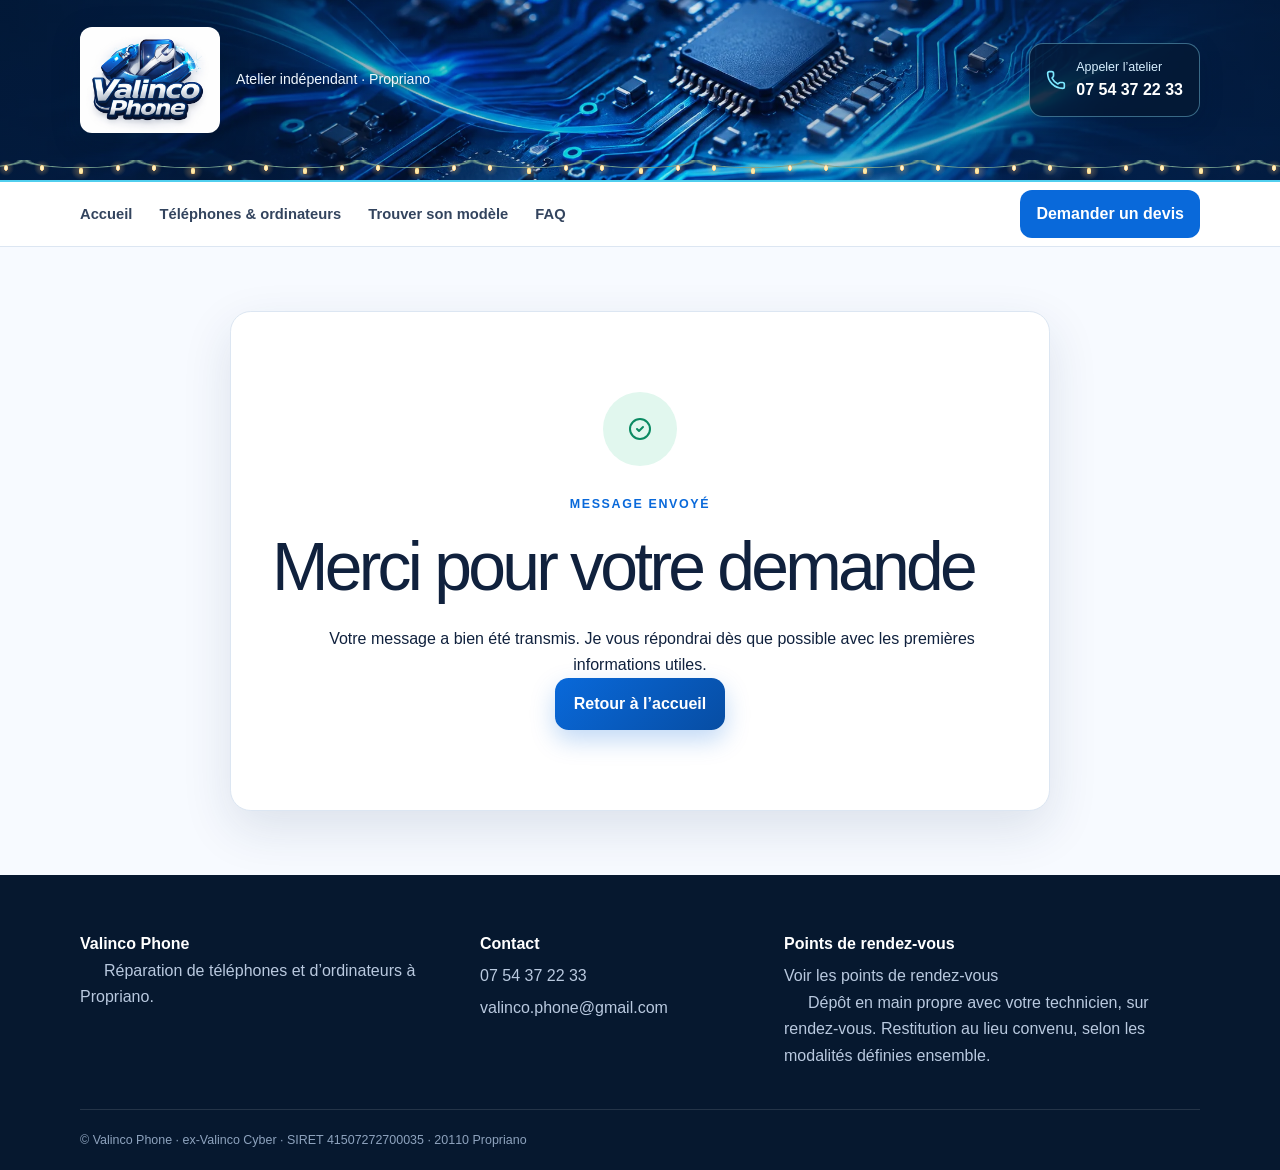
<file: merci.html>
<!DOCTYPE html><html lang="fr"><head><meta charSet="utf-8"/><meta name="viewport" content="width=device-width, initial-scale=1"/><link rel="stylesheet" href="/styles.css?v=20261125-retraits"><title>Demande envoyée | Valinco Phone</title><meta name="description" content="Atelier indépendant de réparation de téléphones et d’ordinateurs à Propriano. Dépôt sur rendez-vous avec le technicien, au point de rendez-vous convenu."/><meta name="robots" content="noindex, follow"/><meta name="google-site-verification" content="y23bg_1Cq18GhfLMKLJxg19EaMHYp-9vz66ez85fakI"/><link rel="icon" href="/favicon.svg"/><link rel="stylesheet" href="/bandeau-technologie.css?v=20261127-noel"><link rel="preload" as="image" href="/bandeau-technologie-bleu.webp"></head><body><div hidden=""><!--$--><!--/$--></div><header class="site-header"><div class="shell header-inner"><a class="brand" aria-label="Valinco Phone, accueil" href="/"><img class="brand-logo" src="/logo-valinco-phone.png" alt="Valinco Phone" width="504" height="385" decoding="async"><span><small>Atelier indépendant · Propriano</small></span></a><a class="header-phone" href="tel:+33754372233"><svg xmlns="http://www.w3.org/2000/svg" width="24" height="24" viewBox="0 0 24 24" fill="none" stroke="currentColor" stroke-width="2" stroke-linecap="round" stroke-linejoin="round" class="lucide lucide-phone" aria-hidden="true"><path d="M13.832 16.568a1 1 0 0 0 1.213-.303l.355-.465A2 2 0 0 1 17 15h3a2 2 0 0 1 2 2v3a2 2 0 0 1-2 2A18 18 0 0 1 2 4a2 2 0 0 1 2-2h3a2 2 0 0 1 2 2v3a2 2 0 0 1-.8 1.6l-.468.351a1 1 0 0 0-.292 1.233 14 14 0 0 0 6.392 6.384"></path></svg><span><small>Appeler l’atelier</small>07 54 37 22 33</span></a></div></header><nav class="main-nav" aria-label="Navigation principale"><div class="shell nav-inner"><div class="nav-links"><a href="/index.html">Accueil</a><a href="/telephones-a-vendre.html">Téléphones &amp; ordinateurs</a><a href="/trouver-modele-telephone.html">Trouver son modèle</a><a href="/FAQ_page.html">FAQ</a></div><a class="nav-cta" href="/demande-devis.html">Demander un devis</a></div></nav><main class="content-narrow"><section class="form-card success-card"><span class="success-icon"><svg xmlns="http://www.w3.org/2000/svg" width="24" height="24" viewBox="0 0 24 24" fill="none" stroke="currentColor" stroke-width="2" stroke-linecap="round" stroke-linejoin="round" class="lucide lucide-circle-check" aria-hidden="true"><circle cx="12" cy="12" r="10"></circle><path d="m9 12 2 2 4-4"></path></svg></span><span class="eyebrow">Message envoyé</span><h1>Merci pour votre demande</h1><p>Votre message a bien été transmis. Je vous répondrai dès que possible avec les premières informations utiles.</p><a class="button button-primary" href="/index.html">Retour à l’accueil</a></section></main><footer class="site-footer"><div class="shell footer-grid"><div><strong>Valinco Phone</strong><p>Réparation de téléphones et d’ordinateurs à Propriano.</p></div><div><strong>Contact</strong><a href="tel:+33754372233">07 54 37 22 33</a><a href="mailto:valinco.phone@gmail.com">valinco.phone@gmail.com</a></div><div><strong>Points de rendez-vous</strong><a href="/#depots-restitutions">Voir les points de rendez-vous</a><p>Dépôt en main propre avec votre technicien, sur rendez-vous. Restitution au lieu convenu, selon les modalités définies ensemble.</p></div></div><div class="shell footer-bottom">© Valinco Phone · ex-Valinco Cyber · SIRET 41507272700035 · 20110 Propriano</div></footer><!--$--><!--/$--><script async src="https://www.googletagmanager.com/gtag/js?id=G-JJTMHN94L3"></script><script>window.dataLayer=window.dataLayer||[];function gtag(){dataLayer.push(arguments)}gtag("js",new Date());gtag("config","G-JJTMHN94L3");</script></body></html>
</file>
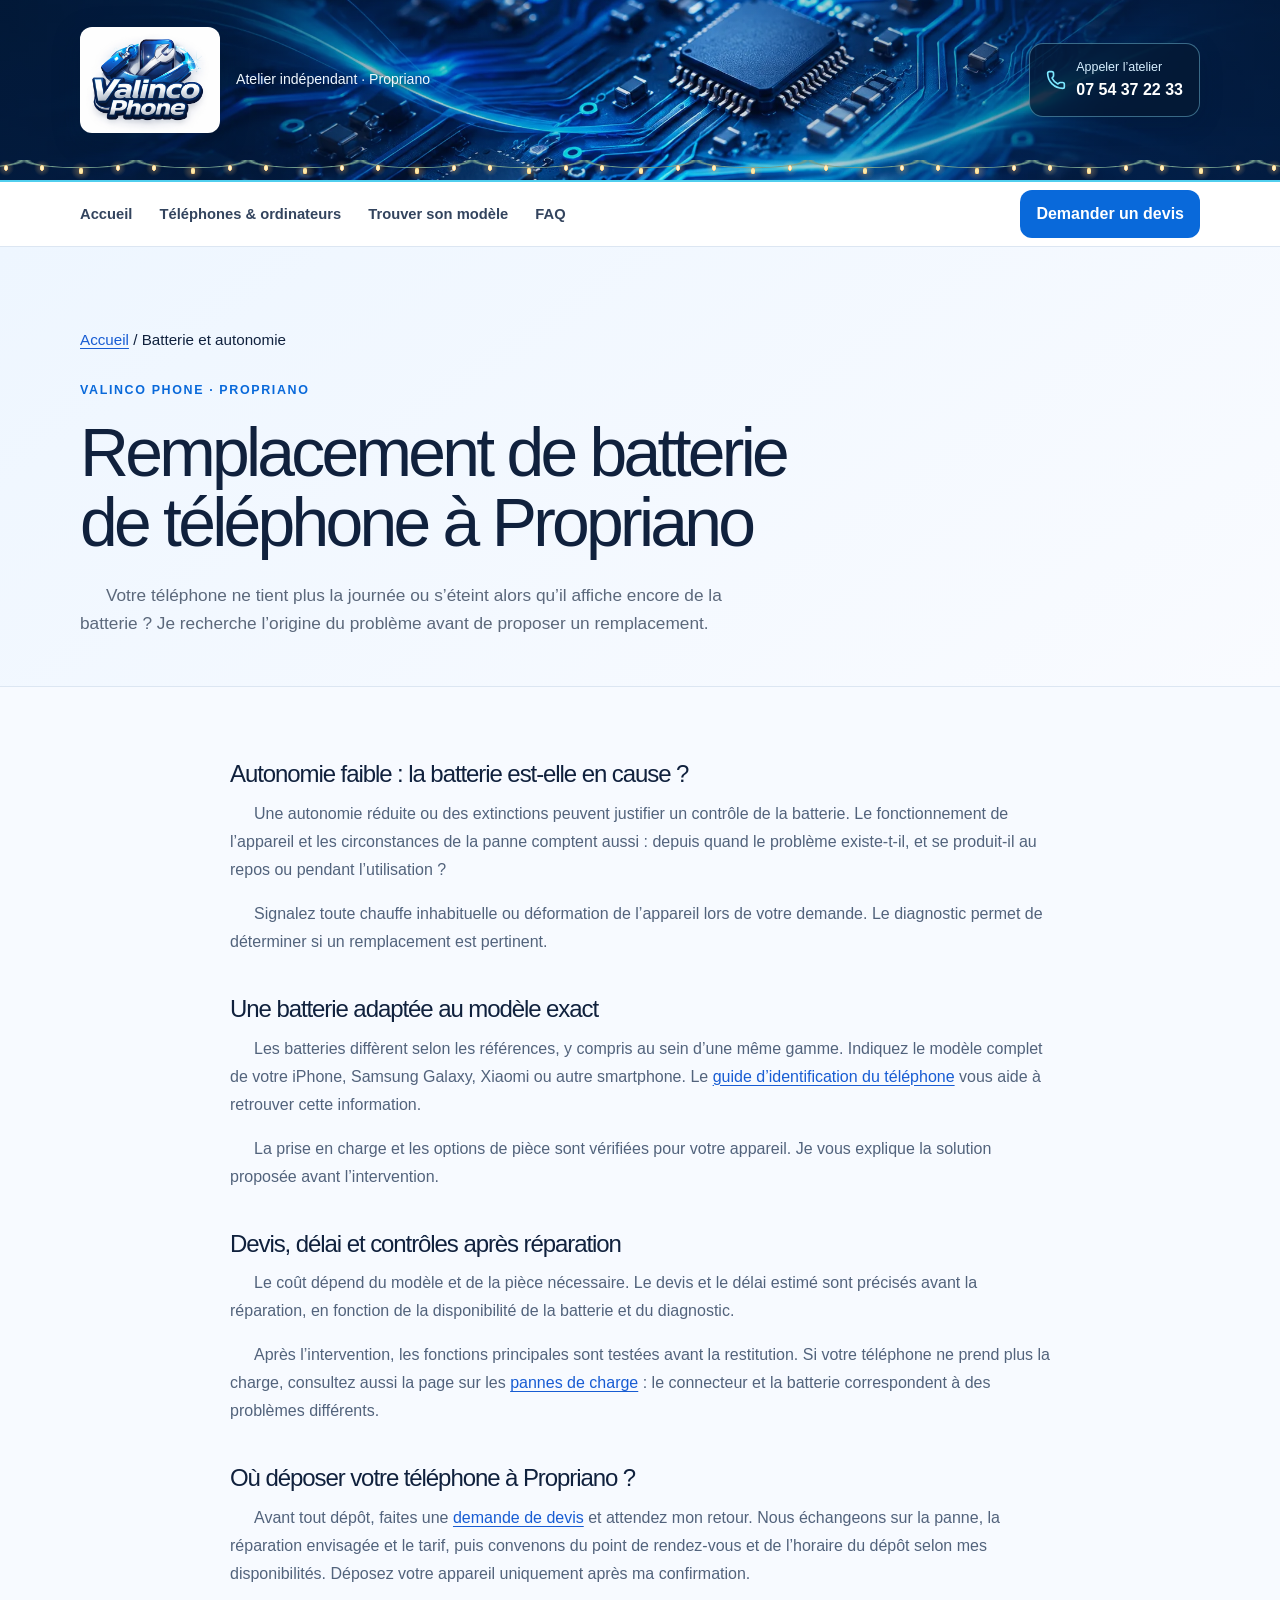
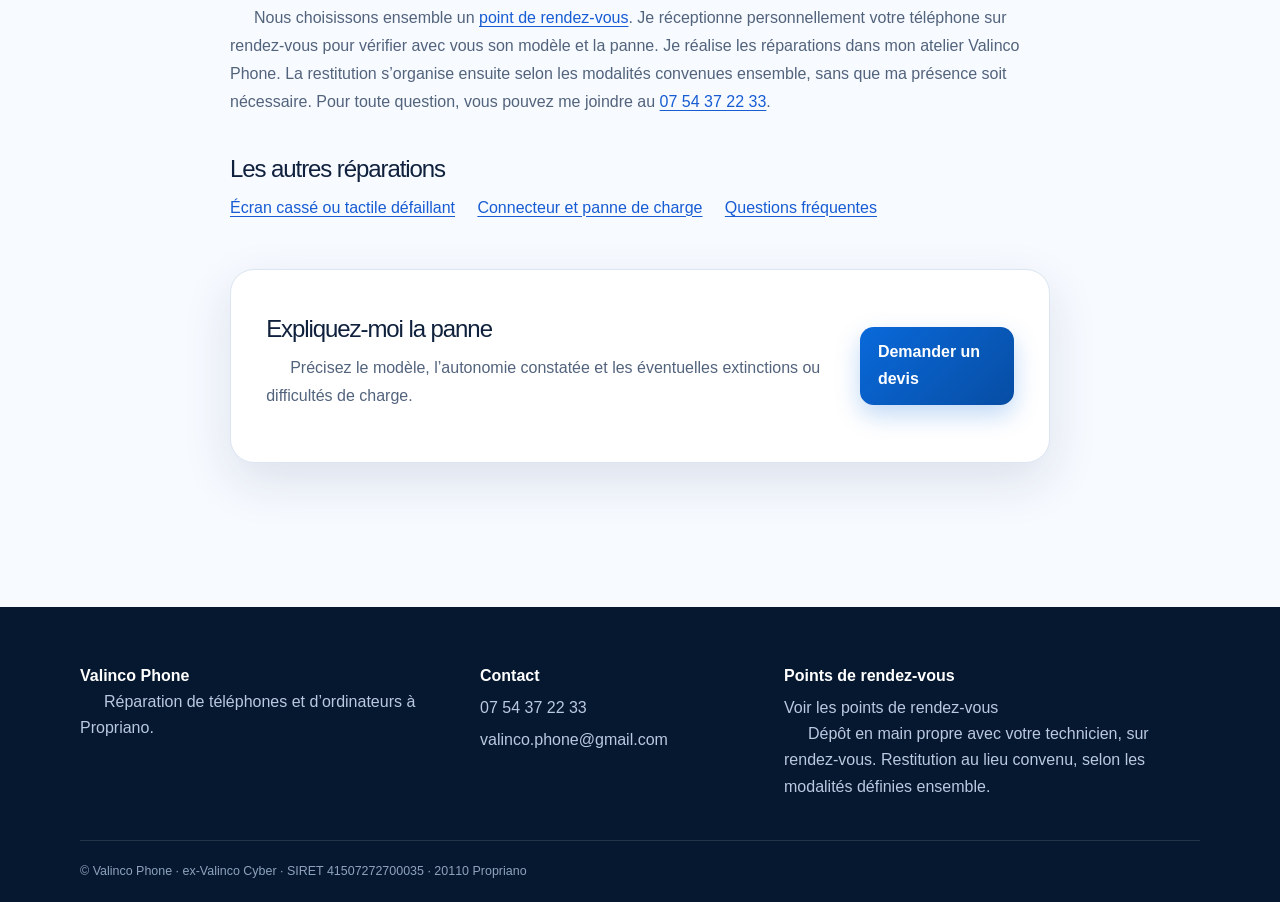
<file: remplacement-batterie-telephone-propriano.html>
<!DOCTYPE html><html lang="fr"><head><meta charset="utf-8"><meta name="viewport" content="width=device-width, initial-scale=1"><title>Batterie téléphone à Propriano : remplacement | Valinco Phone</title><meta name="description" content="Votre téléphone se décharge vite ou s’éteint ? Diagnostic de batterie et devis pour iPhone, Samsung et autres smartphones. Dépôt sur rendez-vous avec le technicien."><link rel="canonical" href="https://valincophone.fr/remplacement-batterie-telephone-propriano.html"><link rel="stylesheet" href="/styles.css?v=20261125-retraits"><link rel="icon" href="/favicon.svg"><style>.repair-content section+section{margin-top:2.5rem}.repair-content h2{font-size:1.5rem;margin-bottom:.8rem}.repair-content p{color:#52637c;line-height:1.75;margin:0 0 1rem}.repair-content a:not(.button),.repair-crumb a{color:#175cd3;text-decoration:underline;text-underline-offset:3px}.repair-crumb{margin-bottom:1.5rem;font-size:.95rem}.repair-content .related-links{display:flex;flex-wrap:wrap;gap:.8rem 1.4rem}.repair-content .cta-section{margin-top:3rem}.repair-content .cta-section .button{color:#fff}</style><script type="application/ld+json">{"@context": "https://schema.org", "@graph": [{"@type": "Organization", "@id": "https://valincophone.fr/#entreprise", "name": "Valinco Phone", "alternateName": ["Valincophone", "Valinco Cyber"], "url": "https://valincophone.fr/", "telephone": "+33754372233", "email": "valinco.phone@gmail.com", "description": "Atelier indépendant de réparation de téléphones et d’ordinateurs à Propriano. Dépôt sur rendez-vous avec le technicien, au point de rendez-vous convenu."}, {"@type": "WebPage", "@id": "https://valincophone.fr/remplacement-batterie-telephone-propriano.html#page", "url": "https://valincophone.fr/remplacement-batterie-telephone-propriano.html", "name": "Remplacement de batterie de téléphone à Propriano", "inLanguage": "fr-FR", "about": {"@id": "https://valincophone.fr/remplacement-batterie-telephone-propriano.html#service"}}, {"@type": "Service", "@id": "https://valincophone.fr/remplacement-batterie-telephone-propriano.html#service", "name": "Remplacement de batterie de téléphone à Propriano", "url": "https://valincophone.fr/remplacement-batterie-telephone-propriano.html", "serviceType": "Batterie et autonomie", "provider": {"@id": "https://valincophone.fr/#entreprise"}, "areaServed": {"@type": "City", "name": "Propriano"}}]}</script><link rel="stylesheet" href="/bandeau-technologie.css?v=20261127-noel"><link rel="preload" as="image" href="/bandeau-technologie-bleu.webp"></head><body><div hidden=""><!--$--><!--/$--></div><header class="site-header"><div class="shell header-inner"><a class="brand" aria-label="Valinco Phone, accueil" href="/"><img class="brand-logo" src="/logo-valinco-phone.png" alt="Valinco Phone" width="504" height="385" decoding="async"><span><small>Atelier indépendant · Propriano</small></span></a><a class="header-phone" href="tel:+33754372233"><svg xmlns="http://www.w3.org/2000/svg" width="24" height="24" viewBox="0 0 24 24" fill="none" stroke="currentColor" stroke-width="2" stroke-linecap="round" stroke-linejoin="round" class="lucide lucide-phone" aria-hidden="true"><path d="M13.832 16.568a1 1 0 0 0 1.213-.303l.355-.465A2 2 0 0 1 17 15h3a2 2 0 0 1 2 2v3a2 2 0 0 1-2 2A18 18 0 0 1 2 4a2 2 0 0 1 2-2h3a2 2 0 0 1 2 2v3a2 2 0 0 1-.8 1.6l-.468.351a1 1 0 0 0-.292 1.233 14 14 0 0 0 6.392 6.384"></path></svg><span><small>Appeler l’atelier</small>07 54 37 22 33</span></a></div></header><nav class="main-nav" aria-label="Navigation principale"><div class="shell nav-inner"><div class="nav-links"><a href="/">Accueil</a><a href="/telephones-a-vendre.html">Téléphones &amp; ordinateurs</a><a href="/trouver-modele-telephone.html">Trouver son modèle</a><a href="/FAQ_page.html">FAQ</a></div><a class="nav-cta" href="/demande-devis.html">Demander un devis</a></div></nav><main><section class="page-hero"><div class="shell"><nav class="repair-crumb" aria-label="Fil d’Ariane"><a href="/">Accueil</a> / Batterie et autonomie</nav><span class="eyebrow">Valinco Phone · Propriano</span><h1>Remplacement de batterie de téléphone à Propriano</h1><p>Votre téléphone ne tient plus la journée ou s’éteint alors qu’il affiche encore de la batterie ? Je recherche l’origine du problème avant de proposer un remplacement.</p></div></section><div class="content-narrow repair-content"><section><h2>Autonomie faible : la batterie est-elle en cause ?</h2><p>Une autonomie réduite ou des extinctions peuvent justifier un contrôle de la batterie. Le fonctionnement de l’appareil et les circonstances de la panne comptent aussi : depuis quand le problème existe-t-il, et se produit-il au repos ou pendant l’utilisation ?</p><p>Signalez toute chauffe inhabituelle ou déformation de l’appareil lors de votre demande. Le diagnostic permet de déterminer si un remplacement est pertinent.</p></section><section><h2>Une batterie adaptée au modèle exact</h2><p>Les batteries diffèrent selon les références, y compris au sein d’une même gamme. Indiquez le modèle complet de votre iPhone, Samsung Galaxy, Xiaomi ou autre smartphone. Le <a href="/trouver-modele-telephone.html">guide d’identification du téléphone</a> vous aide à retrouver cette information.</p><p>La prise en charge et les options de pièce sont vérifiées pour votre appareil. Je vous explique la solution proposée avant l’intervention.</p></section><section><h2>Devis, délai et contrôles après réparation</h2><p>Le coût dépend du modèle et de la pièce nécessaire. Le devis et le délai estimé sont précisés avant la réparation, en fonction de la disponibilité de la batterie et du diagnostic.</p><p>Après l’intervention, les fonctions principales sont testées avant la restitution. Si votre téléphone ne prend plus la charge, consultez aussi la page sur les <a href="/reparation-charge-telephone-propriano.html">pannes de charge</a> : le connecteur et la batterie correspondent à des problèmes différents.</p></section><section><h2>Où déposer votre téléphone à Propriano ?</h2><p>Avant tout dépôt, faites une <a href="/demande-devis.html">demande de devis</a> et attendez mon retour. Nous échangeons sur la panne, la réparation envisagée et le tarif, puis convenons du point de rendez-vous et de l’horaire du dépôt selon mes disponibilités. Déposez votre appareil uniquement après ma confirmation.</p><p>Nous choisissons ensemble un <a href="/#depots-restitutions">point de rendez-vous</a>. Je réceptionne personnellement votre téléphone sur rendez-vous pour vérifier avec vous son modèle et la panne. Je réalise les réparations dans mon atelier Valinco Phone. La restitution s’organise ensuite selon les modalités convenues ensemble, sans que ma présence soit nécessaire. Pour toute question, vous pouvez me joindre au <a href="tel:+33754372233">07 54 37 22 33</a>.</p></section><section aria-label="Autres réparations"><h2>Les autres réparations</h2><div class="related-links"><a href="/reparation-ecran-telephone-propriano.html">Écran cassé ou tactile défaillant</a><a href="/reparation-charge-telephone-propriano.html">Connecteur et panne de charge</a><a href="/FAQ_page.html">Questions fréquentes</a></div></section><section class="cta-section"><div><h2>Expliquez-moi la panne</h2><p>Précisez le modèle, l’autonomie constatée et les éventuelles extinctions ou difficultés de charge.</p></div><a class="button button-primary" href="/demande-devis.html">Demander un devis</a></section></div></main><footer class="site-footer"><div class="shell footer-grid"><div><strong>Valinco Phone</strong><p>Réparation de téléphones et d’ordinateurs à Propriano.</p></div><div><strong>Contact</strong><a href="tel:+33754372233">07 54 37 22 33</a><a href="mailto:valinco.phone@gmail.com">valinco.phone@gmail.com</a></div><div><strong>Points de rendez-vous</strong><a href="/#depots-restitutions">Voir les points de rendez-vous</a><p>Dépôt en main propre avec votre technicien, sur rendez-vous. Restitution au lieu convenu, selon les modalités définies ensemble.</p></div></div><div class="shell footer-bottom">© Valinco Phone · ex-Valinco Cyber · SIRET 41507272700035 · 20110 Propriano</div></footer><!--$--><!--/$--><script async src="https://www.googletagmanager.com/gtag/js?id=G-JJTMHN94L3"></script><script>window.dataLayer=window.dataLayer||[];function gtag(){dataLayer.push(arguments)}gtag("js",new Date());gtag("config","G-JJTMHN94L3");</script></body></html>
</file>
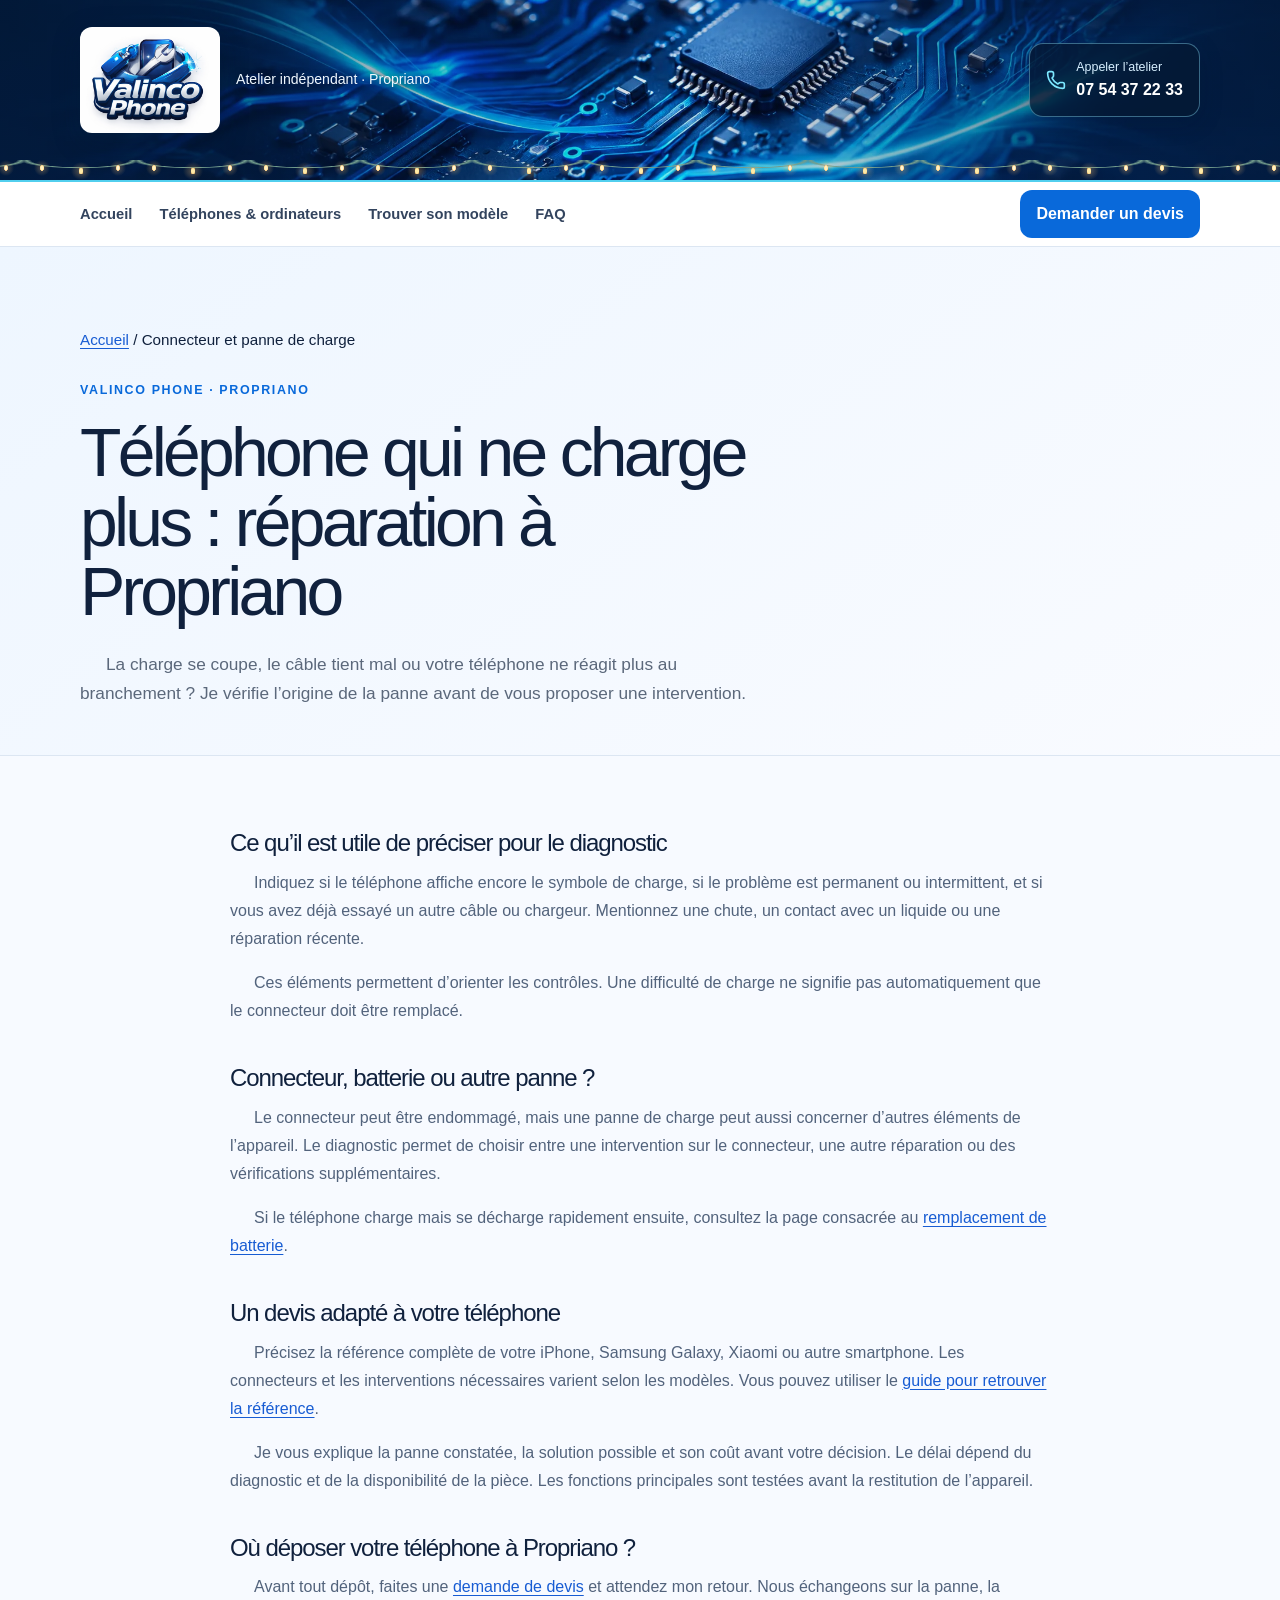
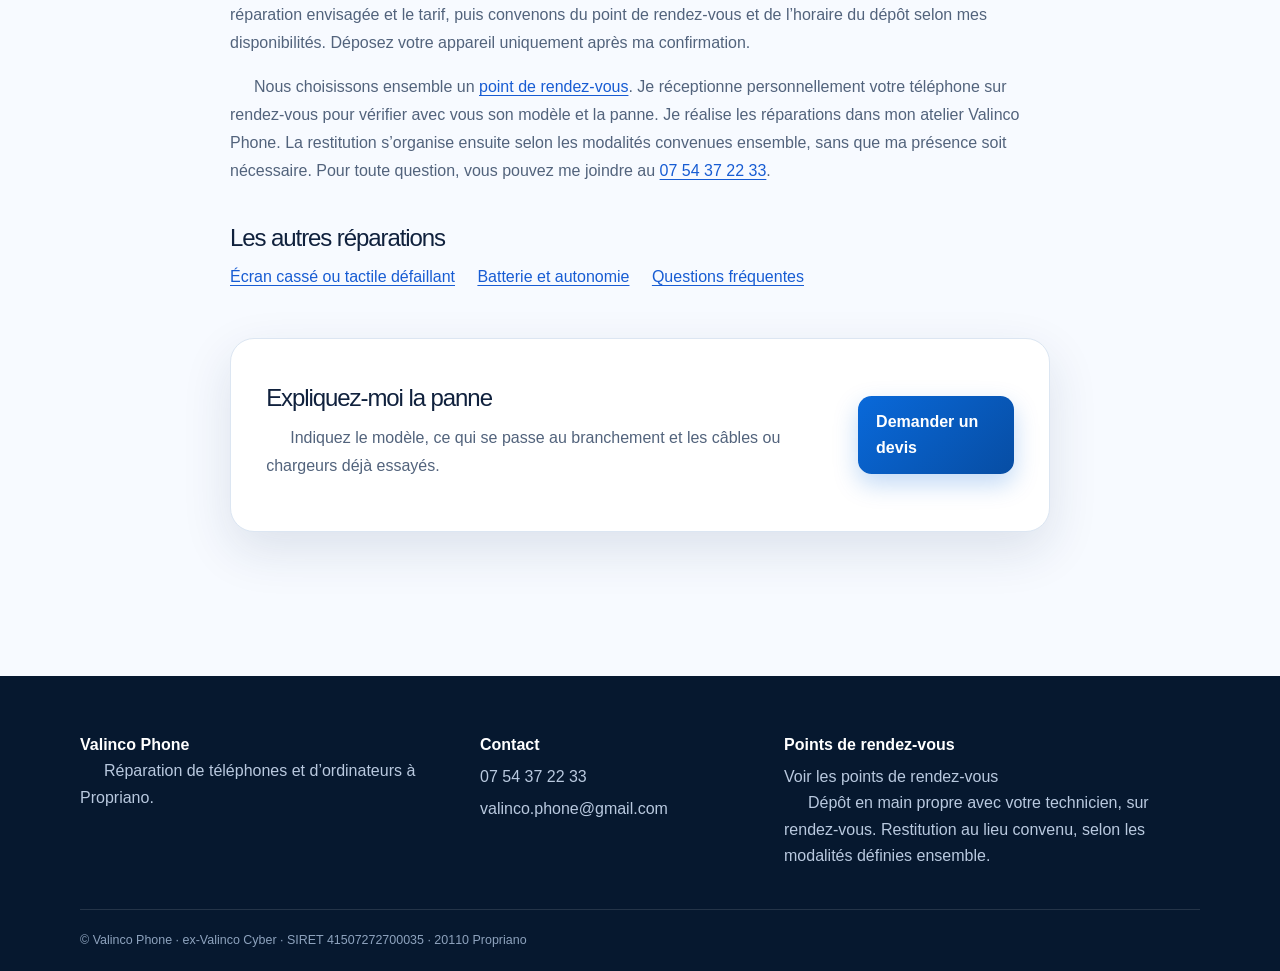
<file: reparation-charge-telephone-propriano.html>
<!DOCTYPE html><html lang="fr"><head><meta charset="utf-8"><meta name="viewport" content="width=device-width, initial-scale=1"><title>Téléphone qui ne charge plus à Propriano | Valinco Phone</title><meta name="description" content="Charge intermittente, connecteur abîmé ou téléphone qui ne charge plus : diagnostic et devis chez Valinco Phone. Dépôt sur rendez-vous avec le technicien, au point de rendez-vous convenu."><link rel="canonical" href="https://valincophone.fr/reparation-charge-telephone-propriano.html"><link rel="stylesheet" href="/styles.css?v=20261125-retraits"><link rel="icon" href="/favicon.svg"><style>.repair-content section+section{margin-top:2.5rem}.repair-content h2{font-size:1.5rem;margin-bottom:.8rem}.repair-content p{color:#52637c;line-height:1.75;margin:0 0 1rem}.repair-content a:not(.button),.repair-crumb a{color:#175cd3;text-decoration:underline;text-underline-offset:3px}.repair-crumb{margin-bottom:1.5rem;font-size:.95rem}.repair-content .related-links{display:flex;flex-wrap:wrap;gap:.8rem 1.4rem}.repair-content .cta-section{margin-top:3rem}.repair-content .cta-section .button{color:#fff}</style><script type="application/ld+json">{"@context": "https://schema.org", "@graph": [{"@type": "Organization", "@id": "https://valincophone.fr/#entreprise", "name": "Valinco Phone", "alternateName": ["Valincophone", "Valinco Cyber"], "url": "https://valincophone.fr/", "telephone": "+33754372233", "email": "valinco.phone@gmail.com", "description": "Atelier indépendant de réparation de téléphones et d’ordinateurs à Propriano. Dépôt sur rendez-vous avec le technicien, au point de rendez-vous convenu."}, {"@type": "WebPage", "@id": "https://valincophone.fr/reparation-charge-telephone-propriano.html#page", "url": "https://valincophone.fr/reparation-charge-telephone-propriano.html", "name": "Téléphone qui ne charge plus : réparation à Propriano", "inLanguage": "fr-FR", "about": {"@id": "https://valincophone.fr/reparation-charge-telephone-propriano.html#service"}}, {"@type": "Service", "@id": "https://valincophone.fr/reparation-charge-telephone-propriano.html#service", "name": "Téléphone qui ne charge plus : réparation à Propriano", "url": "https://valincophone.fr/reparation-charge-telephone-propriano.html", "serviceType": "Connecteur et panne de charge", "provider": {"@id": "https://valincophone.fr/#entreprise"}, "areaServed": {"@type": "City", "name": "Propriano"}}]}</script><link rel="stylesheet" href="/bandeau-technologie.css?v=20261127-noel"><link rel="preload" as="image" href="/bandeau-technologie-bleu.webp"></head><body><div hidden=""><!--$--><!--/$--></div><header class="site-header"><div class="shell header-inner"><a class="brand" aria-label="Valinco Phone, accueil" href="/"><img class="brand-logo" src="/logo-valinco-phone.png" alt="Valinco Phone" width="504" height="385" decoding="async"><span><small>Atelier indépendant · Propriano</small></span></a><a class="header-phone" href="tel:+33754372233"><svg xmlns="http://www.w3.org/2000/svg" width="24" height="24" viewBox="0 0 24 24" fill="none" stroke="currentColor" stroke-width="2" stroke-linecap="round" stroke-linejoin="round" class="lucide lucide-phone" aria-hidden="true"><path d="M13.832 16.568a1 1 0 0 0 1.213-.303l.355-.465A2 2 0 0 1 17 15h3a2 2 0 0 1 2 2v3a2 2 0 0 1-2 2A18 18 0 0 1 2 4a2 2 0 0 1 2-2h3a2 2 0 0 1 2 2v3a2 2 0 0 1-.8 1.6l-.468.351a1 1 0 0 0-.292 1.233 14 14 0 0 0 6.392 6.384"></path></svg><span><small>Appeler l’atelier</small>07 54 37 22 33</span></a></div></header><nav class="main-nav" aria-label="Navigation principale"><div class="shell nav-inner"><div class="nav-links"><a href="/">Accueil</a><a href="/telephones-a-vendre.html">Téléphones &amp; ordinateurs</a><a href="/trouver-modele-telephone.html">Trouver son modèle</a><a href="/FAQ_page.html">FAQ</a></div><a class="nav-cta" href="/demande-devis.html">Demander un devis</a></div></nav><main><section class="page-hero"><div class="shell"><nav class="repair-crumb" aria-label="Fil d’Ariane"><a href="/">Accueil</a> / Connecteur et panne de charge</nav><span class="eyebrow">Valinco Phone · Propriano</span><h1>Téléphone qui ne charge plus : réparation à Propriano</h1><p>La charge se coupe, le câble tient mal ou votre téléphone ne réagit plus au branchement ? Je vérifie l’origine de la panne avant de vous proposer une intervention.</p></div></section><div class="content-narrow repair-content"><section><h2>Ce qu’il est utile de préciser pour le diagnostic</h2><p>Indiquez si le téléphone affiche encore le symbole de charge, si le problème est permanent ou intermittent, et si vous avez déjà essayé un autre câble ou chargeur. Mentionnez une chute, un contact avec un liquide ou une réparation récente.</p><p>Ces éléments permettent d’orienter les contrôles. Une difficulté de charge ne signifie pas automatiquement que le connecteur doit être remplacé.</p></section><section><h2>Connecteur, batterie ou autre panne ?</h2><p>Le connecteur peut être endommagé, mais une panne de charge peut aussi concerner d’autres éléments de l’appareil. Le diagnostic permet de choisir entre une intervention sur le connecteur, une autre réparation ou des vérifications supplémentaires.</p><p>Si le téléphone charge mais se décharge rapidement ensuite, consultez la page consacrée au <a href="/remplacement-batterie-telephone-propriano.html">remplacement de batterie</a>.</p></section><section><h2>Un devis adapté à votre téléphone</h2><p>Précisez la référence complète de votre iPhone, Samsung Galaxy, Xiaomi ou autre smartphone. Les connecteurs et les interventions nécessaires varient selon les modèles. Vous pouvez utiliser le <a href="/trouver-modele-telephone.html">guide pour retrouver la référence</a>.</p><p>Je vous explique la panne constatée, la solution possible et son coût avant votre décision. Le délai dépend du diagnostic et de la disponibilité de la pièce. Les fonctions principales sont testées avant la restitution de l’appareil.</p></section><section><h2>Où déposer votre téléphone à Propriano ?</h2><p>Avant tout dépôt, faites une <a href="/demande-devis.html">demande de devis</a> et attendez mon retour. Nous échangeons sur la panne, la réparation envisagée et le tarif, puis convenons du point de rendez-vous et de l’horaire du dépôt selon mes disponibilités. Déposez votre appareil uniquement après ma confirmation.</p><p>Nous choisissons ensemble un <a href="/#depots-restitutions">point de rendez-vous</a>. Je réceptionne personnellement votre téléphone sur rendez-vous pour vérifier avec vous son modèle et la panne. Je réalise les réparations dans mon atelier Valinco Phone. La restitution s’organise ensuite selon les modalités convenues ensemble, sans que ma présence soit nécessaire. Pour toute question, vous pouvez me joindre au <a href="tel:+33754372233">07 54 37 22 33</a>.</p></section><section aria-label="Autres réparations"><h2>Les autres réparations</h2><div class="related-links"><a href="/reparation-ecran-telephone-propriano.html">Écran cassé ou tactile défaillant</a><a href="/remplacement-batterie-telephone-propriano.html">Batterie et autonomie</a><a href="/FAQ_page.html">Questions fréquentes</a></div></section><section class="cta-section"><div><h2>Expliquez-moi la panne</h2><p>Indiquez le modèle, ce qui se passe au branchement et les câbles ou chargeurs déjà essayés.</p></div><a class="button button-primary" href="/demande-devis.html">Demander un devis</a></section></div></main><footer class="site-footer"><div class="shell footer-grid"><div><strong>Valinco Phone</strong><p>Réparation de téléphones et d’ordinateurs à Propriano.</p></div><div><strong>Contact</strong><a href="tel:+33754372233">07 54 37 22 33</a><a href="mailto:valinco.phone@gmail.com">valinco.phone@gmail.com</a></div><div><strong>Points de rendez-vous</strong><a href="/#depots-restitutions">Voir les points de rendez-vous</a><p>Dépôt en main propre avec votre technicien, sur rendez-vous. Restitution au lieu convenu, selon les modalités définies ensemble.</p></div></div><div class="shell footer-bottom">© Valinco Phone · ex-Valinco Cyber · SIRET 41507272700035 · 20110 Propriano</div></footer><!--$--><!--/$--><script async src="https://www.googletagmanager.com/gtag/js?id=G-JJTMHN94L3"></script><script>window.dataLayer=window.dataLayer||[];function gtag(){dataLayer.push(arguments)}gtag("js",new Date());gtag("config","G-JJTMHN94L3");</script></body></html>
</file>
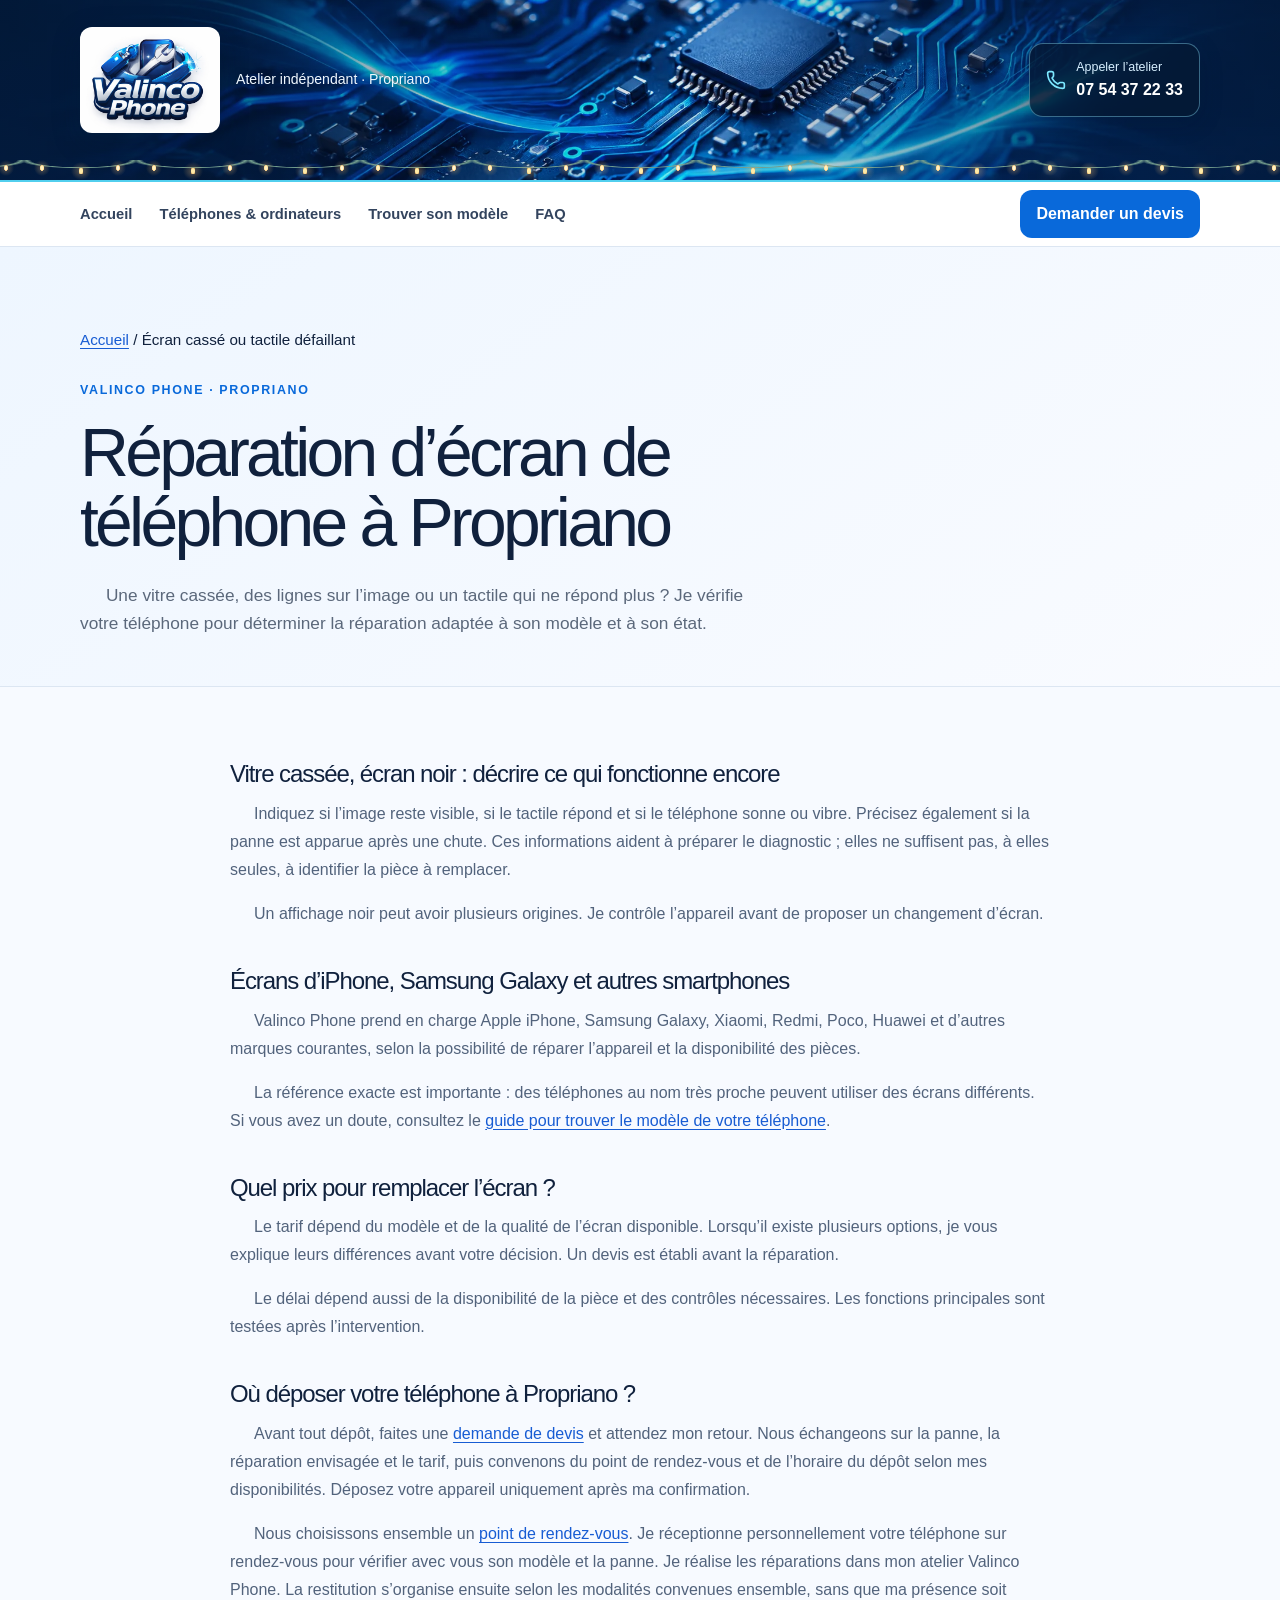
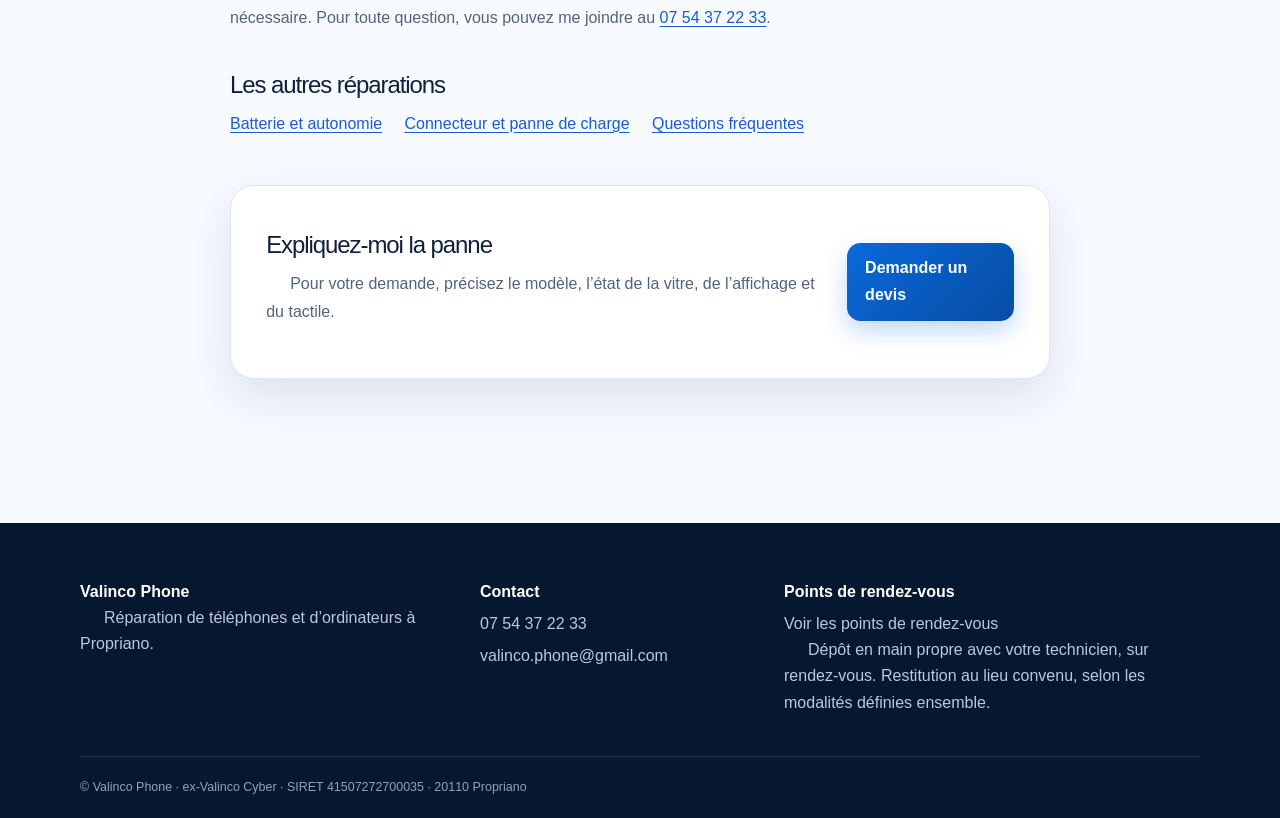
<file: reparation-ecran-telephone-propriano.html>
<!DOCTYPE html><html lang="fr"><head><meta charset="utf-8"><meta name="viewport" content="width=device-width, initial-scale=1"><title>Réparation écran téléphone à Propriano | Valinco Phone</title><meta name="description" content="Écran cassé, tactile défaillant ou affichage noir : diagnostic et devis pour iPhone, Samsung et autres smartphones. Dépôt sur rendez-vous avec le technicien."><link rel="canonical" href="https://valincophone.fr/reparation-ecran-telephone-propriano.html"><link rel="stylesheet" href="/styles.css?v=20261125-retraits"><link rel="icon" href="/favicon.svg"><style>.repair-content section+section{margin-top:2.5rem}.repair-content h2{font-size:1.5rem;margin-bottom:.8rem}.repair-content p{color:#52637c;line-height:1.75;margin:0 0 1rem}.repair-content a:not(.button),.repair-crumb a{color:#175cd3;text-decoration:underline;text-underline-offset:3px}.repair-crumb{margin-bottom:1.5rem;font-size:.95rem}.repair-content .related-links{display:flex;flex-wrap:wrap;gap:.8rem 1.4rem}.repair-content .cta-section{margin-top:3rem}.repair-content .cta-section .button{color:#fff}</style><script type="application/ld+json">{"@context": "https://schema.org", "@graph": [{"@type": "Organization", "@id": "https://valincophone.fr/#entreprise", "name": "Valinco Phone", "alternateName": ["Valincophone", "Valinco Cyber"], "url": "https://valincophone.fr/", "telephone": "+33754372233", "email": "valinco.phone@gmail.com", "description": "Atelier indépendant de réparation de téléphones et d’ordinateurs à Propriano. Dépôt sur rendez-vous avec le technicien, au point de rendez-vous convenu."}, {"@type": "WebPage", "@id": "https://valincophone.fr/reparation-ecran-telephone-propriano.html#page", "url": "https://valincophone.fr/reparation-ecran-telephone-propriano.html", "name": "Réparation d’écran de téléphone à Propriano", "inLanguage": "fr-FR", "about": {"@id": "https://valincophone.fr/reparation-ecran-telephone-propriano.html#service"}}, {"@type": "Service", "@id": "https://valincophone.fr/reparation-ecran-telephone-propriano.html#service", "name": "Réparation d’écran de téléphone à Propriano", "url": "https://valincophone.fr/reparation-ecran-telephone-propriano.html", "serviceType": "Écran cassé ou tactile défaillant", "provider": {"@id": "https://valincophone.fr/#entreprise"}, "areaServed": {"@type": "City", "name": "Propriano"}}]}</script><link rel="stylesheet" href="/bandeau-technologie.css?v=20261127-noel"><link rel="preload" as="image" href="/bandeau-technologie-bleu.webp"></head><body><div hidden=""><!--$--><!--/$--></div><header class="site-header"><div class="shell header-inner"><a class="brand" aria-label="Valinco Phone, accueil" href="/"><img class="brand-logo" src="/logo-valinco-phone.png" alt="Valinco Phone" width="504" height="385" decoding="async"><span><small>Atelier indépendant · Propriano</small></span></a><a class="header-phone" href="tel:+33754372233"><svg xmlns="http://www.w3.org/2000/svg" width="24" height="24" viewBox="0 0 24 24" fill="none" stroke="currentColor" stroke-width="2" stroke-linecap="round" stroke-linejoin="round" class="lucide lucide-phone" aria-hidden="true"><path d="M13.832 16.568a1 1 0 0 0 1.213-.303l.355-.465A2 2 0 0 1 17 15h3a2 2 0 0 1 2 2v3a2 2 0 0 1-2 2A18 18 0 0 1 2 4a2 2 0 0 1 2-2h3a2 2 0 0 1 2 2v3a2 2 0 0 1-.8 1.6l-.468.351a1 1 0 0 0-.292 1.233 14 14 0 0 0 6.392 6.384"></path></svg><span><small>Appeler l’atelier</small>07 54 37 22 33</span></a></div></header><nav class="main-nav" aria-label="Navigation principale"><div class="shell nav-inner"><div class="nav-links"><a href="/">Accueil</a><a href="/telephones-a-vendre.html">Téléphones &amp; ordinateurs</a><a href="/trouver-modele-telephone.html">Trouver son modèle</a><a href="/FAQ_page.html">FAQ</a></div><a class="nav-cta" href="/demande-devis.html">Demander un devis</a></div></nav><main><section class="page-hero"><div class="shell"><nav class="repair-crumb" aria-label="Fil d’Ariane"><a href="/">Accueil</a> / Écran cassé ou tactile défaillant</nav><span class="eyebrow">Valinco Phone · Propriano</span><h1>Réparation d’écran de téléphone à Propriano</h1><p>Une vitre cassée, des lignes sur l’image ou un tactile qui ne répond plus ? Je vérifie votre téléphone pour déterminer la réparation adaptée à son modèle et à son état.</p></div></section><div class="content-narrow repair-content"><section><h2>Vitre cassée, écran noir : décrire ce qui fonctionne encore</h2><p>Indiquez si l’image reste visible, si le tactile répond et si le téléphone sonne ou vibre. Précisez également si la panne est apparue après une chute. Ces informations aident à préparer le diagnostic ; elles ne suffisent pas, à elles seules, à identifier la pièce à remplacer.</p><p>Un affichage noir peut avoir plusieurs origines. Je contrôle l’appareil avant de proposer un changement d’écran.</p></section><section><h2>Écrans d’iPhone, Samsung Galaxy et autres smartphones</h2><p>Valinco Phone prend en charge Apple iPhone, Samsung Galaxy, Xiaomi, Redmi, Poco, Huawei et d’autres marques courantes, selon la possibilité de réparer l’appareil et la disponibilité des pièces.</p><p>La référence exacte est importante : des téléphones au nom très proche peuvent utiliser des écrans différents. Si vous avez un doute, consultez le <a href="/trouver-modele-telephone.html">guide pour trouver le modèle de votre téléphone</a>.</p></section><section><h2>Quel prix pour remplacer l’écran ?</h2><p>Le tarif dépend du modèle et de la qualité de l’écran disponible. Lorsqu’il existe plusieurs options, je vous explique leurs différences avant votre décision. Un devis est établi avant la réparation.</p><p>Le délai dépend aussi de la disponibilité de la pièce et des contrôles nécessaires. Les fonctions principales sont testées après l’intervention.</p></section><section><h2>Où déposer votre téléphone à Propriano ?</h2><p>Avant tout dépôt, faites une <a href="/demande-devis.html">demande de devis</a> et attendez mon retour. Nous échangeons sur la panne, la réparation envisagée et le tarif, puis convenons du point de rendez-vous et de l’horaire du dépôt selon mes disponibilités. Déposez votre appareil uniquement après ma confirmation.</p><p>Nous choisissons ensemble un <a href="/#depots-restitutions">point de rendez-vous</a>. Je réceptionne personnellement votre téléphone sur rendez-vous pour vérifier avec vous son modèle et la panne. Je réalise les réparations dans mon atelier Valinco Phone. La restitution s’organise ensuite selon les modalités convenues ensemble, sans que ma présence soit nécessaire. Pour toute question, vous pouvez me joindre au <a href="tel:+33754372233">07 54 37 22 33</a>.</p></section><section aria-label="Autres réparations"><h2>Les autres réparations</h2><div class="related-links"><a href="/remplacement-batterie-telephone-propriano.html">Batterie et autonomie</a><a href="/reparation-charge-telephone-propriano.html">Connecteur et panne de charge</a><a href="/FAQ_page.html">Questions fréquentes</a></div></section><section class="cta-section"><div><h2>Expliquez-moi la panne</h2><p>Pour votre demande, précisez le modèle, l’état de la vitre, de l’affichage et du tactile.</p></div><a class="button button-primary" href="/demande-devis.html">Demander un devis</a></section></div></main><footer class="site-footer"><div class="shell footer-grid"><div><strong>Valinco Phone</strong><p>Réparation de téléphones et d’ordinateurs à Propriano.</p></div><div><strong>Contact</strong><a href="tel:+33754372233">07 54 37 22 33</a><a href="mailto:valinco.phone@gmail.com">valinco.phone@gmail.com</a></div><div><strong>Points de rendez-vous</strong><a href="/#depots-restitutions">Voir les points de rendez-vous</a><p>Dépôt en main propre avec votre technicien, sur rendez-vous. Restitution au lieu convenu, selon les modalités définies ensemble.</p></div></div><div class="shell footer-bottom">© Valinco Phone · ex-Valinco Cyber · SIRET 41507272700035 · 20110 Propriano</div></footer><!--$--><!--/$--><script async src="https://www.googletagmanager.com/gtag/js?id=G-JJTMHN94L3"></script><script>window.dataLayer=window.dataLayer||[];function gtag(){dataLayer.push(arguments)}gtag("js",new Date());gtag("config","G-JJTMHN94L3");</script></body></html>
</file>
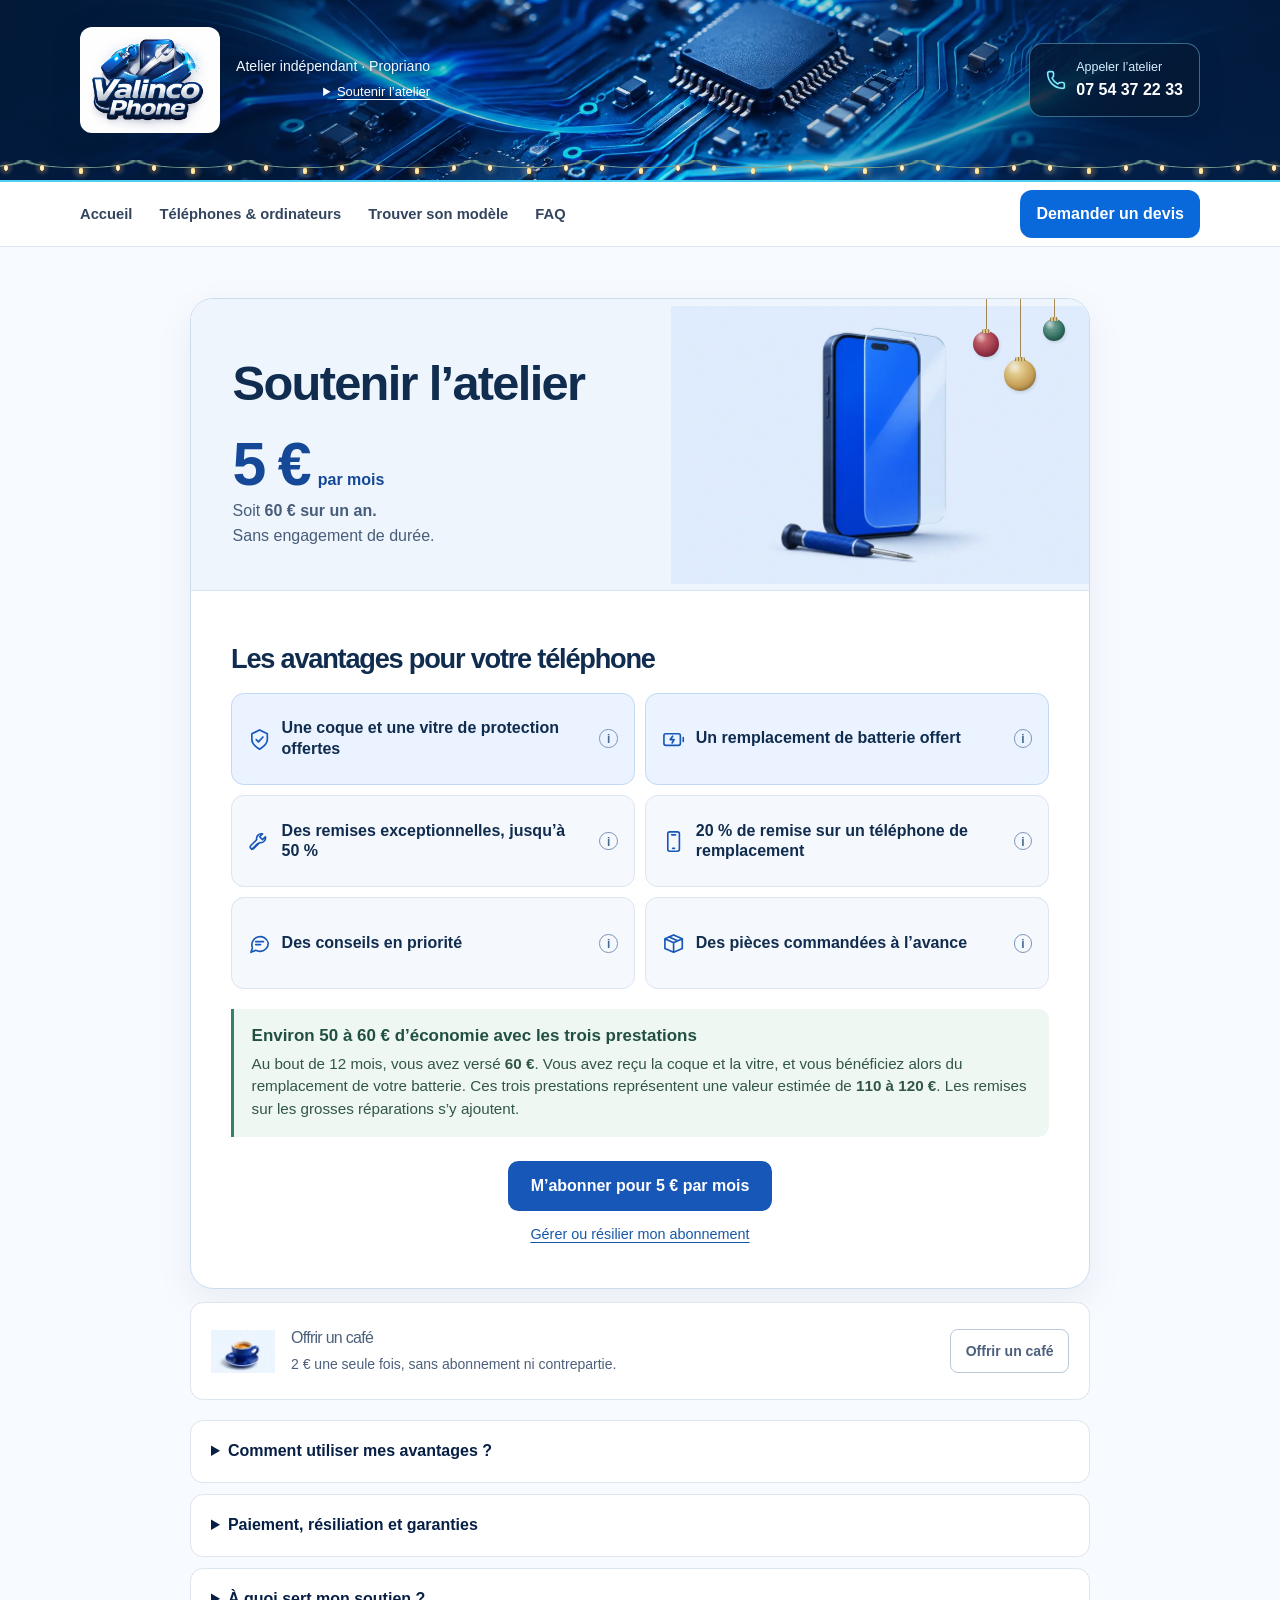
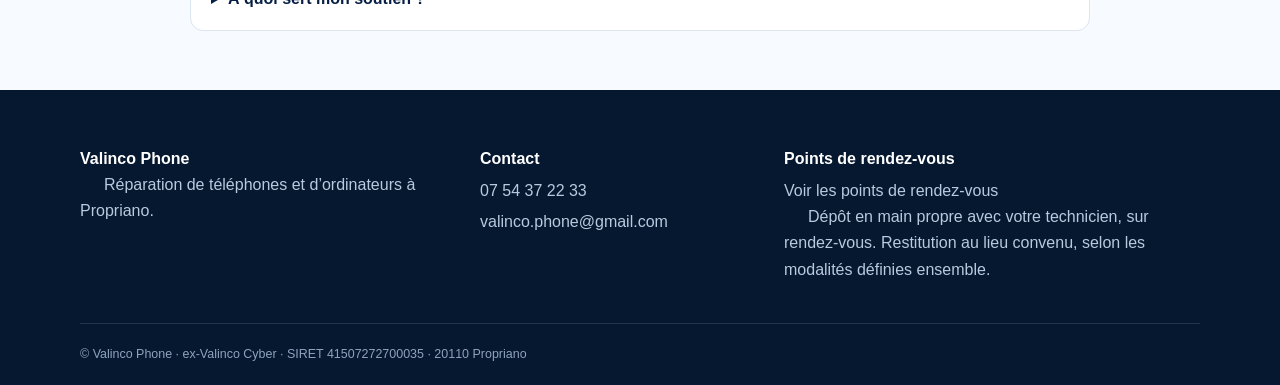
<file: soutenir-atelier.html>
<!DOCTYPE html>
<html lang="fr"><head>
<meta charset="utf-8"><meta name="viewport" content="width=device-width, initial-scale=1">
<title>Soutenir l’atelier | Valinco Phone</title>
<meta name="description" content="Soutenez l’atelier Valinco Phone pour 5 € par mois. Coque et vitre offertes dès l’inscription. Remplacement de batterie offert après 12 mois d’abonnement.">
<link rel="canonical" href="https://valincophone.fr/soutenir-atelier.html">
<link rel="icon" href="/favicon.svg">
<link rel="stylesheet" href="/styles.css?v=20261125-retraits">
<link rel="stylesheet" href="/bandeau-technologie.css?v=20261127-noel">
<style>
.site-header{position:relative;z-index:5}
.site-header:has(.donor[open]){z-index:31}
.workshop-brand{min-width:0}
.workshop-brand small{display:block}
.donor{font-size:.8125rem;position:relative}
.donor summary{width:fit-content;margin-left:auto;color:white;text-decoration:underline;text-underline-offset:.2em;cursor:pointer;padding:.15rem 0}
.donor p{position:absolute;top:100%;left:0;width:21rem;box-sizing:border-box;background:white;color:#071f45;font-size:.9375rem;line-height:1.5;margin:.2rem 0 0;padding:.8rem 1rem;border-radius:.5rem;box-shadow:0 4px 18px #071f4533}
@media(max-width:700px){.header-inner{position:relative;flex-wrap:wrap}.donor{position:static}.donor p{top:auto;left:0;width:min(21rem,100%)}}
</style>
<link rel="stylesheet" href="/soutenir-atelier.css?v=20261127-formule"><style>

.services-compact { gap:.65rem; }
.services-compact li { display:block; padding:0; border:0; position:relative; }
.services-compact .benefit { height:100%; border:1px solid #dce5f0; border-radius:.8rem; background:#f5f8fd; }
.services-compact li:nth-child(-n+2) .benefit { background:#eaf3ff; border-color:#c3d8f3; }
.benefit summary { display:flex; align-items:center; gap:.65rem; padding:1rem; min-height:90px; cursor:pointer; list-style:none; }
.benefit summary::-webkit-details-marker { display:none; }
.benefit summary h3 { margin:0; flex:1; font-size:1rem; }
.benefit-info { display:grid; place-items:center; flex:none; width:1.15rem; height:1.15rem; border:1px solid #8098b8; border-radius:50%; color:#47698d; font-size:.75rem; font-weight:700; }
.benefit[open] summary { background:#eaf3ff; border-radius:.8rem; }
.services-compact li:has(.benefit[open]) { z-index:2; }
.benefit-description { position:absolute; top:calc(100% - 2px); left:0; right:0; padding:1rem; background:white; border:1px solid #c3d8f3; border-radius:.65rem; box-shadow:0 8px 24px #102c4e24; }
.benefit-description p { margin:0; }
.benefit-description a { color:#1657a9; text-decoration:underline; }
@media(max-width:600px) { .services-compact { gap:.5rem; } .services-compact li { padding:0; } .benefit summary { min-height:64px; padding:.85rem; } .benefit-description { position:static; border:0; border-top:1px solid #dce5f0; box-shadow:none; border-radius:0 0 .8rem .8rem; } }
</style></head><body>
<header class="site-header"><div class="shell header-inner"><div class="brand workshop-brand"><a aria-label="Valinco Phone, accueil" href="/"><img class="brand-logo" src="/logo-valinco-phone.png" alt="Valinco Phone" width="504" height="385" decoding="async"></a><div><small>Atelier indépendant · Propriano</small><details class="donor"><summary>Soutenir l’atelier</summary><p>Soutenez l’atelier et profitez des avantages pour votre téléphone. Autrement, vous pouvez aussi ponctuellement m’offrir un café. Dans tous les cas, je me démènerai pour vous. 💪<br><a style="display:inline-block;margin-top:0.5rem;color:#071f45;text-decoration:underline;font-weight:600" href="/soutenir-atelier.html">Choisir de soutenir</a><br><a style="display:inline-block;margin-top:0.5rem;color:#071f45;text-decoration:underline" href="https://billing.stripe.com/p/login/3cI4gzg8H6OH1oZfoq7Re00">Résilier le soutien</a></p></details></div></div><a class="header-phone" href="tel:+33754372233"><svg xmlns="http://www.w3.org/2000/svg" width="24" height="24" viewBox="0 0 24 24" fill="none" stroke="currentColor" stroke-width="2" stroke-linecap="round" stroke-linejoin="round" class="lucide lucide-phone" aria-hidden="true"><path d="M13.832 16.568a1 1 0 0 0 1.213-.303l.355-.465A2 2 0 0 1 17 15h3a2 2 0 0 1 2 2v3a2 2 0 0 1-2 2A18 18 0 0 1 2 4a2 2 0 0 1 2-2h3a2 2 0 0 1 2 2v3a2 2 0 0 1-.8 1.6l-.468.351a1 1 0 0 0-.292 1.233 14 14 0 0 0 6.392 6.384"></path></svg><span><small>Appeler l’atelier</small>07 54 37 22 33</span></a></div></header><nav class="main-nav" aria-label="Navigation principale"><div class="shell nav-inner"><div class="nav-links"><a href="/">Accueil</a><a href="/telephones-a-vendre.html">Téléphones &amp; ordinateurs</a><a href="/trouver-modele-telephone.html">Trouver son modèle</a><a href="/FAQ_page.html">FAQ</a></div><a class="nav-cta" href="/demande-devis.html">Demander un devis</a></div></nav>
<main class="shell support-page">
  <section class="offer" aria-labelledby="support-title">
    <div class="offer-head">
      <div class="noel-boules" aria-hidden="true">
        <i class="noel-boule rouge"></i><i class="noel-boule doree"></i><i class="noel-boule verte"></i>
      </div>
      <div class="offer-heading">
        <h1 id="support-title">Soutenir l’atelier</h1>
        <p class="price"><strong>5&nbsp;€</strong> par mois</p>
        <p>Soit <strong>60&nbsp;€ sur un an.</strong><br>Sans engagement de durée.</p>
      </div>
      <img class="offer-image" src="/img/soutien/abonnement-20261127.webp" width="840" height="560" alt="" fetchpriority="high">
    </div>
    <div class="offer-body">
      <h2>Les avantages pour votre téléphone</h2>
      <ul class="services services-compact">
<li><details class="benefit"><summary><span class="icon" aria-hidden="true"><svg viewBox="0 0 24 24" fill="none" stroke="currentColor" stroke-width="1.7" stroke-linecap="round" stroke-linejoin="round" focusable="false"><path d="m12 2 8 4v6c0 4-3 7-8 10-5-3-8-6-8-10V6l8-4Z"/><path d="m8.5 12 2.3 2.3 4.7-5"/></svg></span><h3>Une coque et une vitre de protection offertes</h3><span class="benefit-info" aria-hidden="true">i</span></summary><div class="benefit-description"><p>Dès l’inscription, vous recevez une coque (d’une valeur de 20 à 25&nbsp;€) et une vitre de protection (environ 10 à 15&nbsp;€), puis une nouvelle coque et une nouvelle vitre chaque année.</p></div></details></li>
<li><details class="benefit"><summary><span class="icon" aria-hidden="true"><svg viewBox="0 0 24 24" fill="none" stroke="currentColor" stroke-width="1.7" stroke-linecap="round" stroke-linejoin="round" focusable="false"><rect x="2" y="6" width="17" height="12" rx="2"/><path d="M22 10v4M11 8.5 8.5 12h4l-2 3.5"/></svg></span><h3>Un remplacement de batterie offert</h3><span class="benefit-info" aria-hidden="true">i</span></summary><div class="benefit-description"><p>Dès votre premier anniversaire d’abonnement, vous pouvez faire remplacer votre batterie à l’atelier. La batterie et la pose sont comprises (80&nbsp;€ en moyenne).</p></div></details></li>
<li><details class="benefit"><summary><span class="icon" aria-hidden="true"><svg viewBox="0 0 24 24" fill="none" stroke="currentColor" stroke-width="1.7" stroke-linecap="round" stroke-linejoin="round" focusable="false"><path d="m4 20 6-6M15 4a5 5 0 0 0-6 6l-6 6a2.1 2.1 0 0 0 3 3l6-6a5 5 0 0 0 6-6l-3 3-3-3 3-3Z"/></svg></span><h3>Des remises exceptionnelles, jusqu’à 50&nbsp;%</h3><span class="benefit-info" aria-hidden="true">i</span></summary><div class="benefit-description"><p>Sur les grosses réparations, comme le reconditionnement complet de votre téléphone ou la désoxydation de ses composants après une chute en mer. Votre remise est précisée sur le devis.</p></div></details></li>
<li><details class="benefit"><summary><span class="icon" aria-hidden="true"><svg viewBox="0 0 24 24" fill="none" stroke="currentColor" stroke-width="1.7" stroke-linecap="round" stroke-linejoin="round" focusable="false"><rect x="6" y="2" width="12" height="20" rx="2"/><path d="M10 5h4m-3 14h2"/></svg></span><h3>20&nbsp;% de remise sur un téléphone de remplacement</h3><span class="benefit-info" aria-hidden="true">i</span></summary><div class="benefit-description"><p>Si le diagnostic de l’atelier confirme que votre téléphone est irréparable, vous bénéficiez de 20&nbsp;% de remise sur le téléphone de votre choix parmi <a href="/telephones-a-vendre.html">tous les téléphones disponibles au catalogue</a>.</p></div></details></li>
<li><details class="benefit"><summary><span class="icon" aria-hidden="true"><svg viewBox="0 0 24 24" fill="none" stroke="currentColor" stroke-width="1.7" stroke-linecap="round" stroke-linejoin="round" focusable="false"><path d="M21 11.5a8.5 8.5 0 0 1-8.8 8.5 10 10 0 0 1-4.2-1l-5 2 1.6-4.5A8.6 8.6 0 1 1 21 11.5Z"/><path d="M8 10h8M8 13h5"/></svg></span><h3>Des conseils en priorité</h3><span class="benefit-info" aria-hidden="true">i</span></summary><div class="benefit-description"><p>Je vous accompagne personnellement pour entretenir votre téléphone et choisir la réparation adaptée.</p></div></details></li>
<li><details class="benefit"><summary><span class="icon" aria-hidden="true"><svg viewBox="0 0 24 24" fill="none" stroke="currentColor" stroke-width="1.7" stroke-linecap="round" stroke-linejoin="round" focusable="false"><path d="m3 7 9-4 9 4v10l-9 4-9-4V7Zm0 0 9 4 9-4m-9 4v10m-5-16 9 4"/></svg></span><h3>Des pièces commandées à l’avance</h3><span class="benefit-info" aria-hidden="true">i</span></summary><div class="benefit-description"><p>Une fois le modèle confirmé, je peux commander les pièces avant votre rendez-vous, selon leur disponibilité.</p></div></details></li>
</ul>
      <aside class="savings" aria-labelledby="savings-title">
        <h3 id="savings-title">Environ 50 à 60&nbsp;€ d’économie avec les trois prestations</h3>
        <p>Au bout de 12 mois, vous avez versé <strong>60&nbsp;€</strong>. Vous avez reçu la coque et la vitre, et vous bénéficiez alors du remplacement de votre batterie. Ces trois prestations représentent une valeur estimée de <strong>110 à 120&nbsp;€</strong>. Les remises sur les grosses réparations s’y ajoutent.</p>
      </aside>
      <div class="signup">
        <a class="subscribe-button" href="https://buy.stripe.com/aFadR9f4Ddd53x7cce7Re0i">M’abonner pour 5&nbsp;€ par mois</a>
        <a class="manage" href="https://billing.stripe.com/p/login/3cI4gzg8H6OH1oZfoq7Re00">Gérer ou résilier mon abonnement</a>
      </div>
    </div>
  </section>
  <aside class="coffee-option" aria-labelledby="once-title">
    <img src="/img/soutien/cafe-20261127.webp" width="64" height="64" alt="">
    <div class="coffee-copy"><h2 id="once-title">Offrir un café</h2><p>2&nbsp;€ une seule fois, sans abonnement ni contrepartie.</p></div>
    <a class="coffee-button" href="https://buy.stripe.com/8x2bJ1e0z5KDffPfoq7Re0j" target="_blank" rel="noopener">Offrir un café<span class="sr-only"> (paiement dans un nouvel onglet)</span></a>
  </aside>
  <div class="support-more">
    <details class="support-details"><summary>Comment utiliser mes avantages&nbsp;?</summary>
      <div class="support-details-body">
        <p>Les avantages sont liés au téléphone déclaré à l’inscription. Indiquez sa marque, son modèle exact et sa couleur d’origine. <a href="/trouver-modele-telephone.html">Retrouver le modèle de mon téléphone</a>.</p>
        <p>Pour bénéficier d’un avantage, <a href="/demande-devis.html">demandez un devis</a> avec l’adresse e-mail utilisée pour le paiement. Je vous confirme la prise en charge, le tarif et le délai avant l’intervention. Si vous changez d’appareil, contactez-moi pour mettre votre dossier à jour.</p>
      </div>
    </details>
    <details class="support-details"><summary>Paiement, résiliation et garanties</summary>
      <div class="support-details-body">
        <p>Le remplacement de batterie est offert après 12 mois d’abonnement, dès votre premier anniversaire. La batterie et la pose sont comprises.</p>
        <p>Stripe prélève 5&nbsp;€ chaque mois jusqu’à résiliation. TVA non applicable. Dans <a href="https://billing.stripe.com/p/login/3cI4gzg8H6OH1oZfoq7Re00">votre espace abonné</a>, vous pouvez consulter vos factures et résilier à tout moment. Vos avantages restent valables jusqu’à la fin de la période payée.</p>
        <p>Les réparations qui donnent droit à une remise font l’objet d’un devis. Si votre téléphone est irréparable, vous pouvez acheter un téléphone du catalogue avec la remise de 20&nbsp;%. L’abonnement ne prévoit pas d’indemnisation. Les circonstances de la casse ne vous font pas perdre vos avantages.</p>
        <p>En cas de défaut d’une pièce de rechange, la garantie commerciale de l’atelier couvre sa valeur à hauteur du prix hors taxes affiché sur le site du fournisseur. Cette garantie s’ajoute aux garanties légales applicables, qu’elle ne limite pas. Les modalités de prise en charge sont précisées sur le devis de réparation.</p>
      </div>
    </details>
    <details class="support-details"><summary>À quoi sert mon soutien&nbsp;?</summary>
      <div class="support-details-body"><p>Vos contributions financent exclusivement le matériel, les outils et les frais de fonctionnement de l’atelier de Propriano.</p></div>
    </details>
  </div>
</main><footer class="site-footer"><div class="shell footer-grid"><div><strong>Valinco Phone</strong><p>Réparation de téléphones et d’ordinateurs à Propriano.</p></div><div><strong>Contact</strong><a href="tel:+33754372233">07 54 37 22 33</a><a href="mailto:valinco.phone@gmail.com">valinco.phone@gmail.com</a></div><div><strong>Points de rendez-vous</strong><a href="/#depots-restitutions">Voir les points de rendez-vous</a><p>Dépôt en main propre avec votre technicien, sur rendez-vous. Restitution au lieu convenu, selon les modalités définies ensemble.</p></div></div><div class="shell footer-bottom">© Valinco Phone · ex-Valinco Cyber · SIRET 41507272700035 · 20110 Propriano</div></footer>
<script>
document.querySelectorAll('.benefit').forEach(function (item) {
  var hoverOpened = false;
  item.addEventListener('pointerenter', function (event) {
    if (event.pointerType === 'mouse' && window.matchMedia('(hover: hover)').matches && !item.open) {
      item.open = true;
      hoverOpened = true;
    }
  });
  item.querySelector('summary').addEventListener('click', function (event) {
    if (hoverOpened) { event.preventDefault(); hoverOpened = false; }
  });
  item.addEventListener('pointerleave', function () {
    if (hoverOpened) { item.open = false; hoverOpened = false; }
  });
  item.addEventListener('keydown', function (event) {
    if (event.key === 'Escape') { item.open = false; hoverOpened = false; item.querySelector('summary').focus(); }
  });
});
</script>
</body></html>
</file>
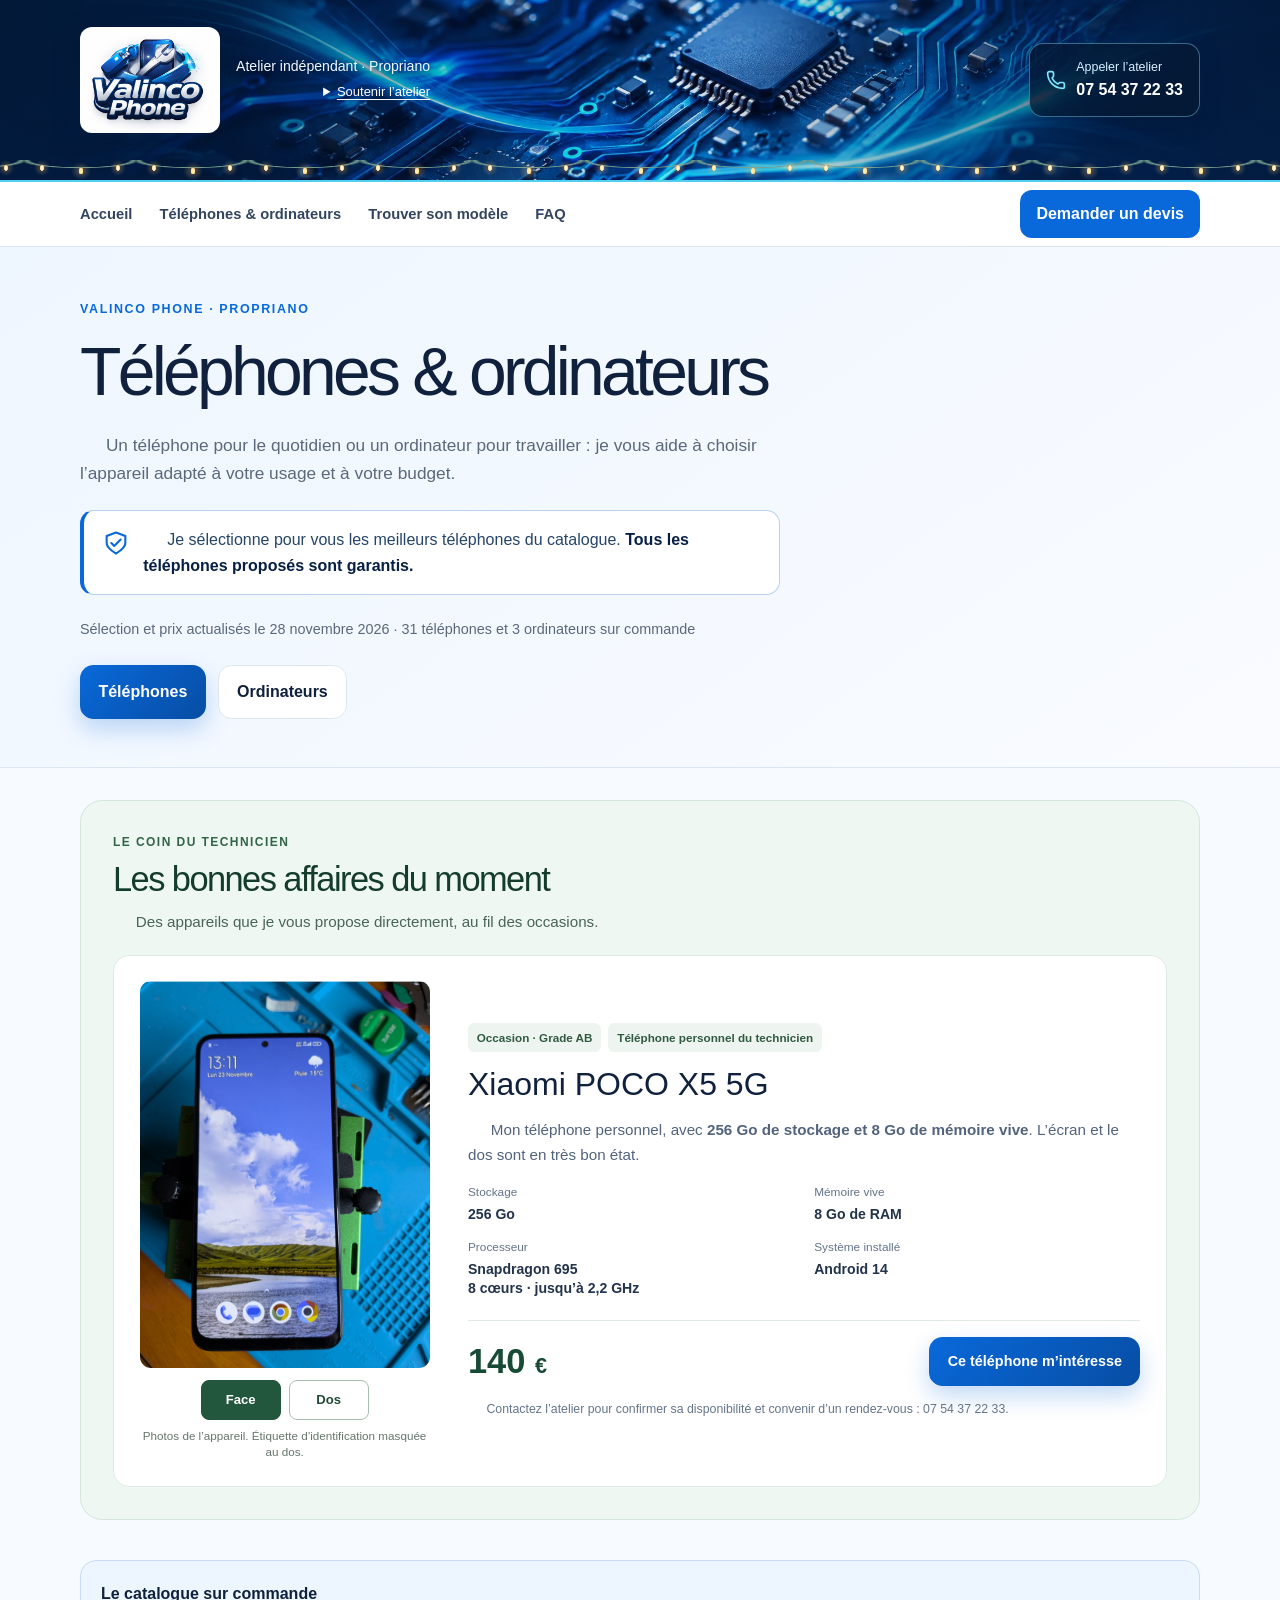
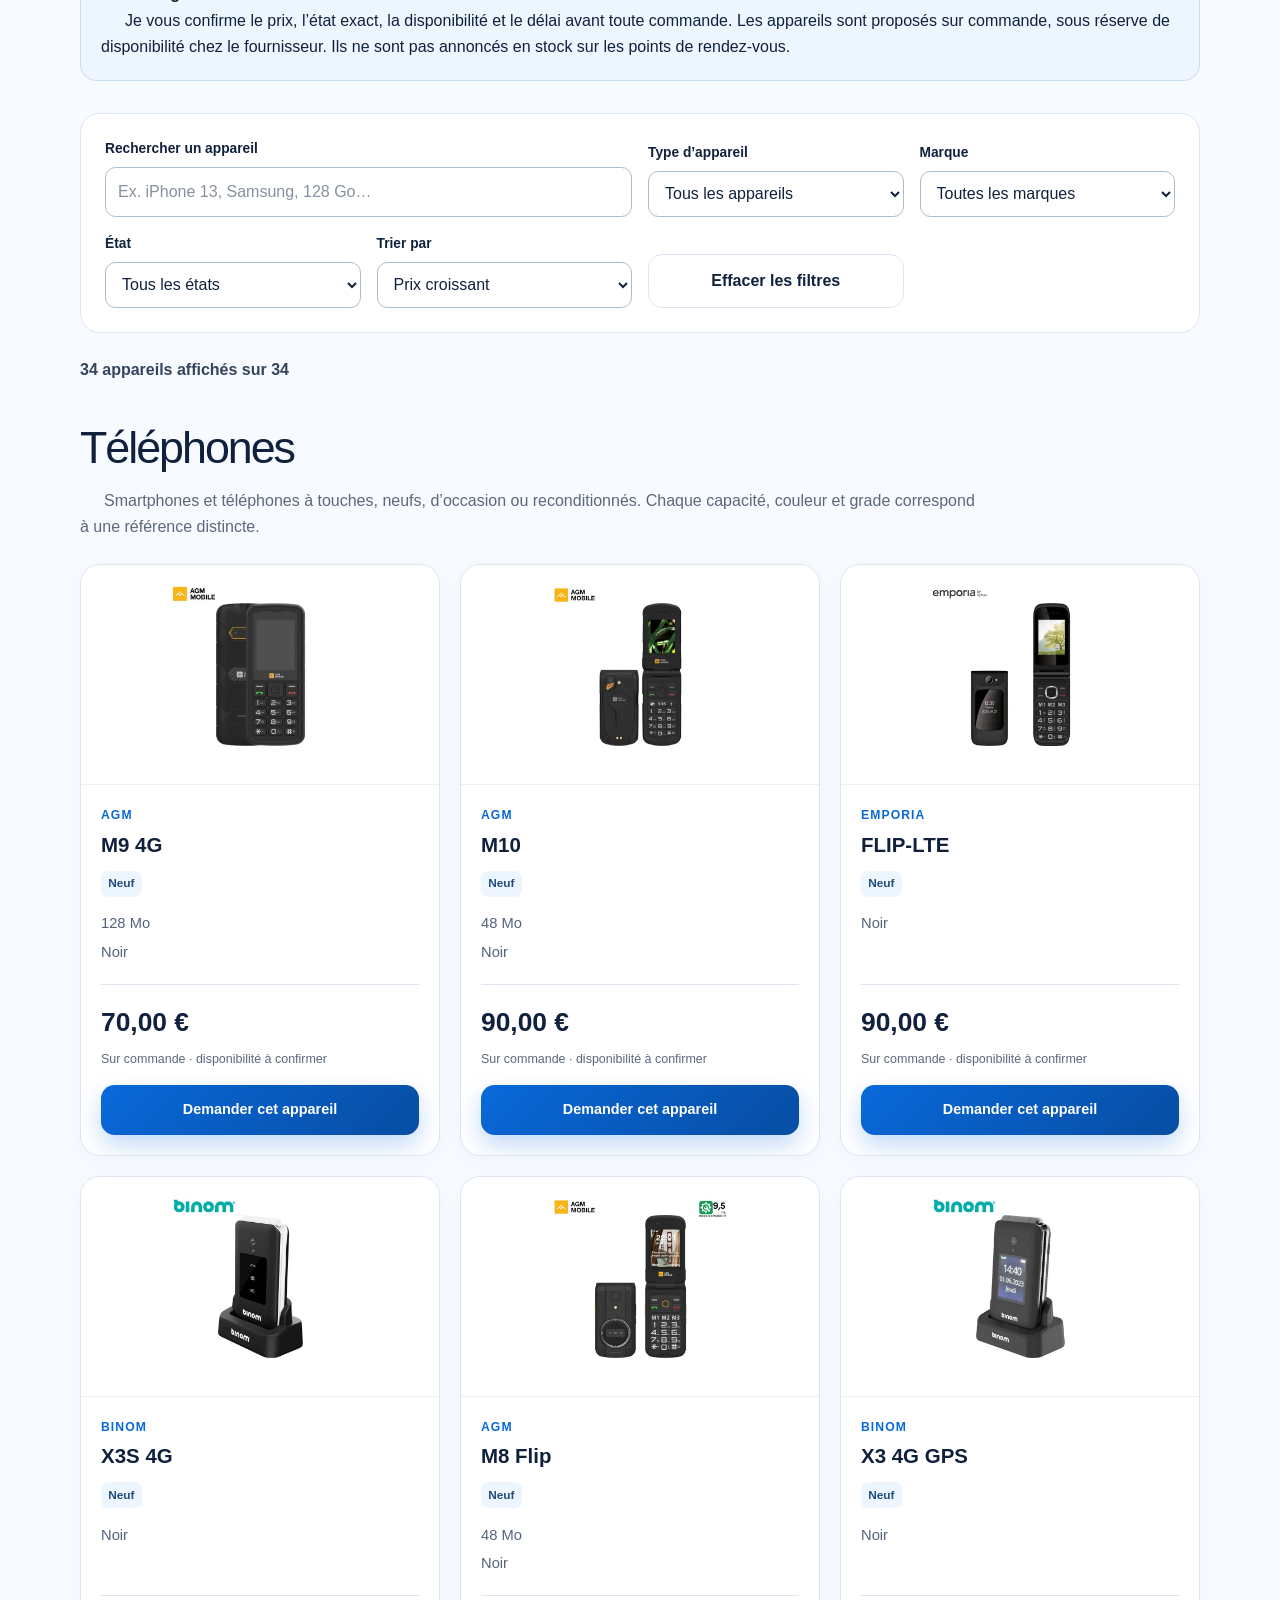
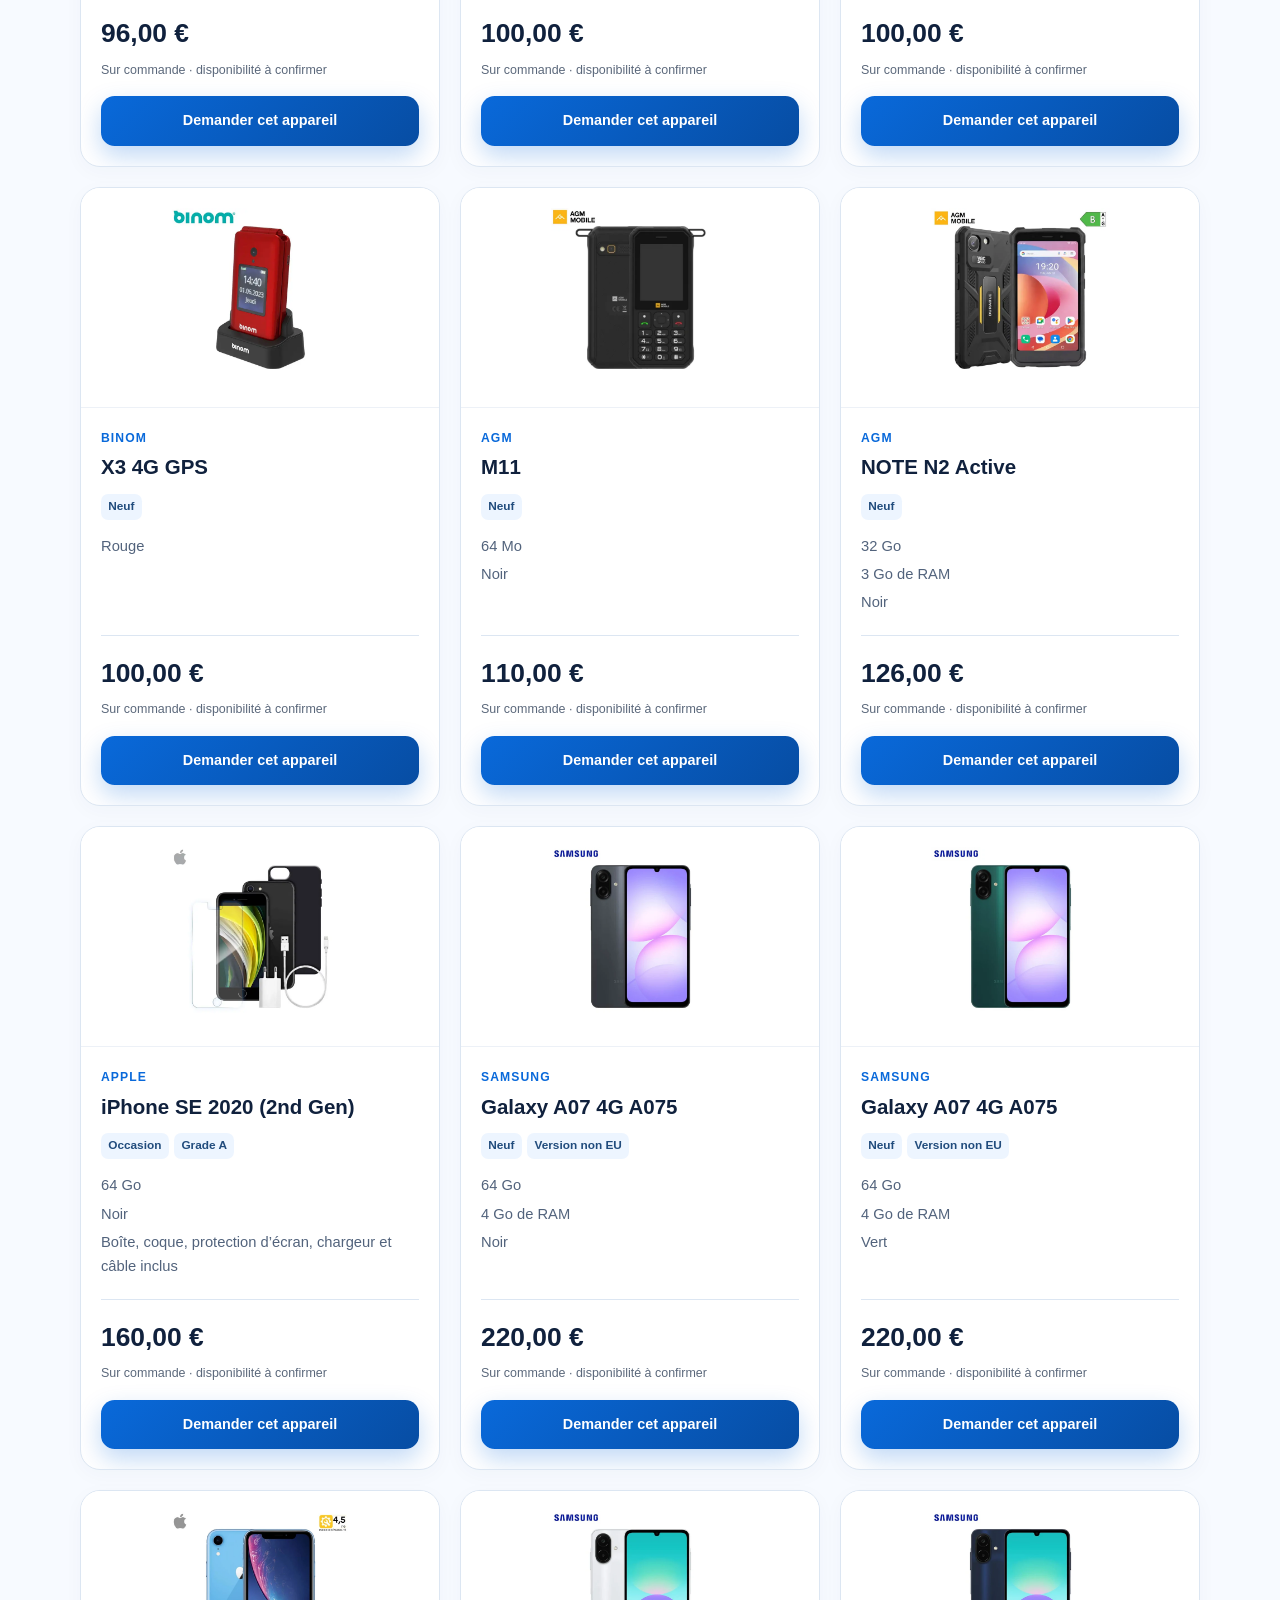
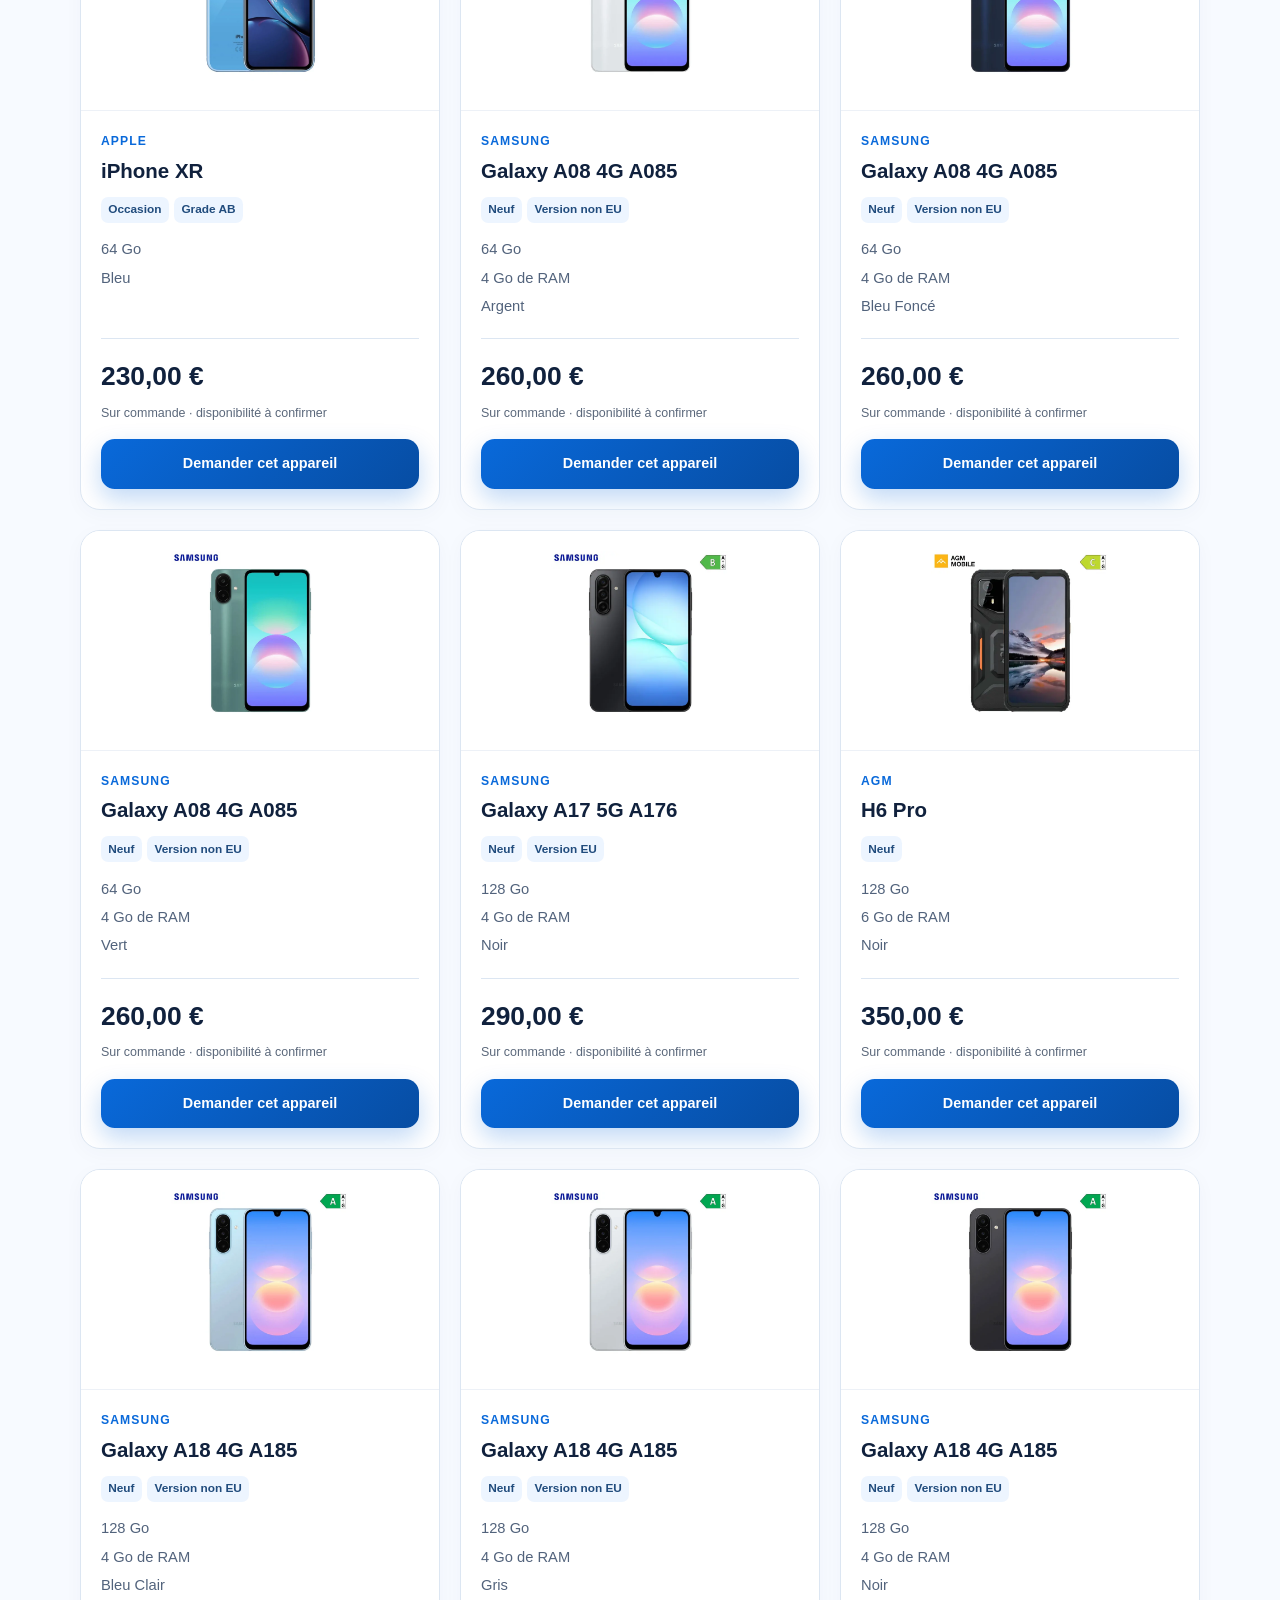
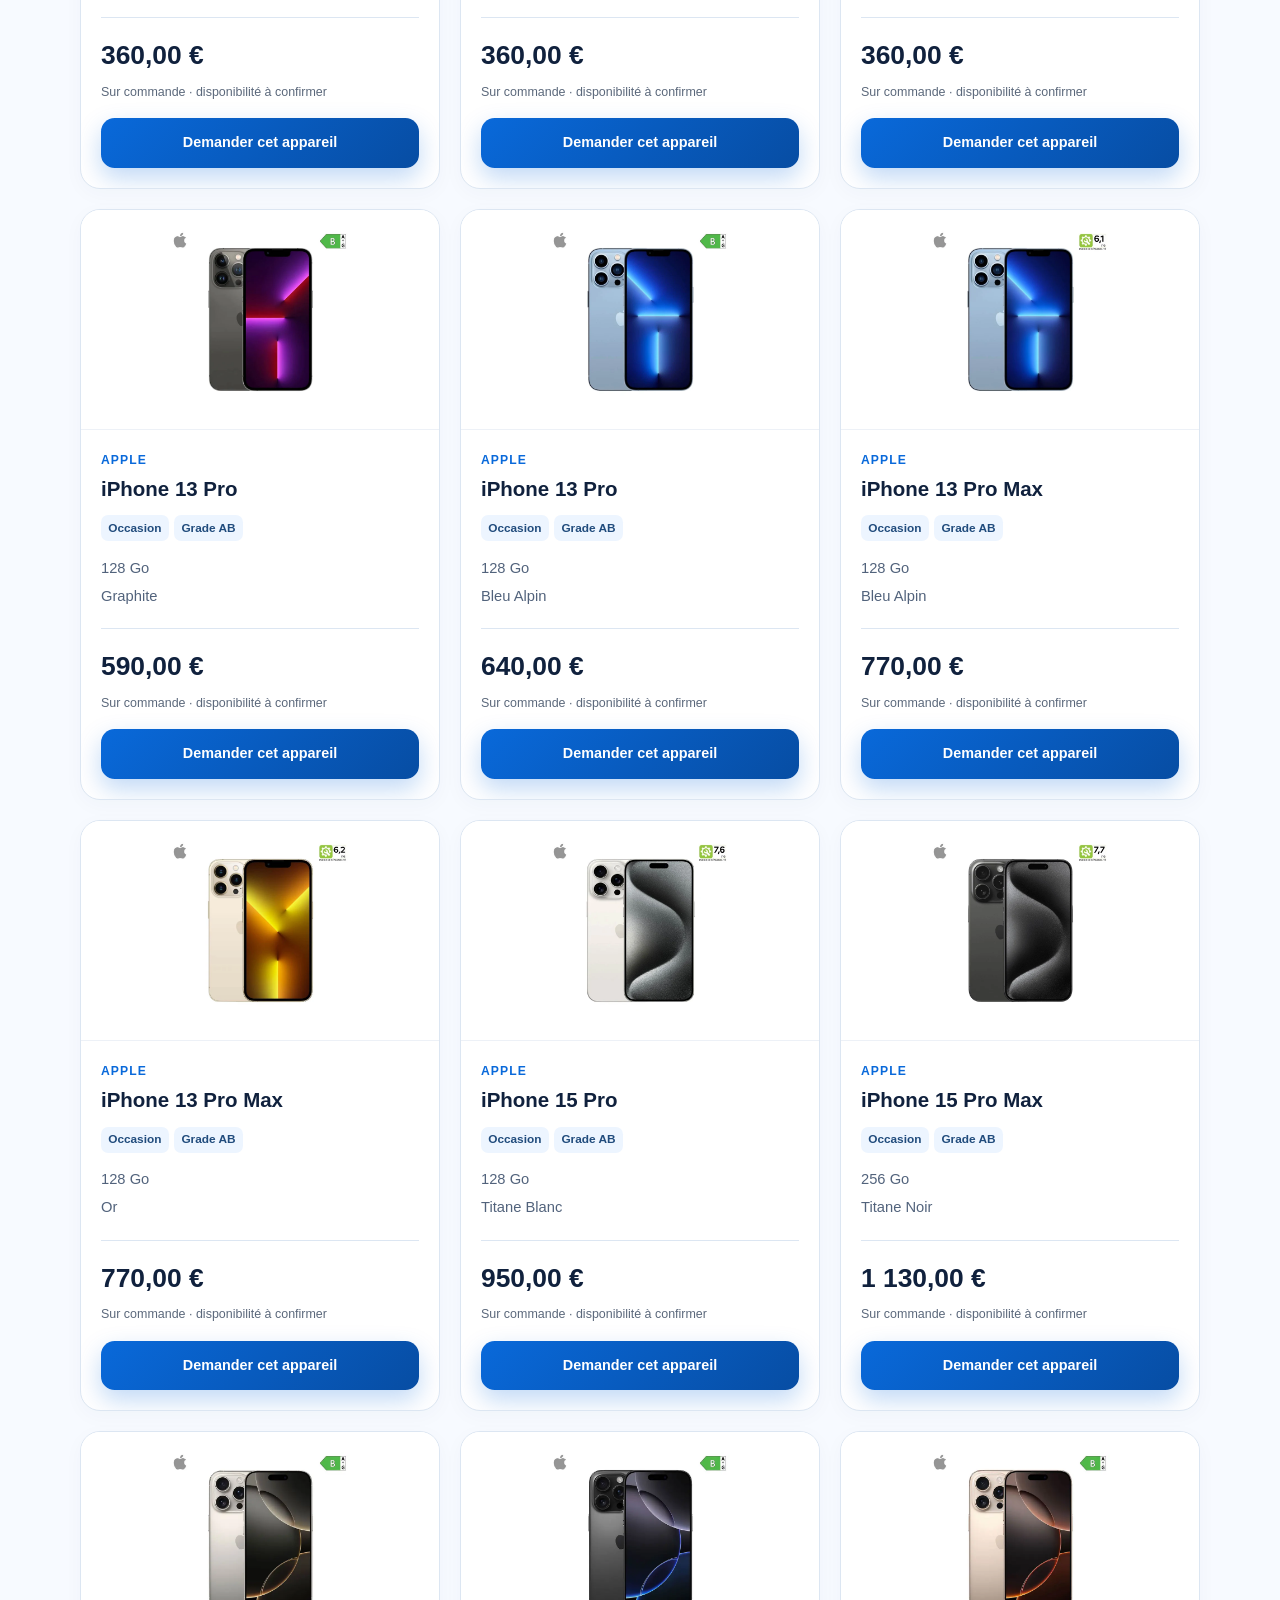
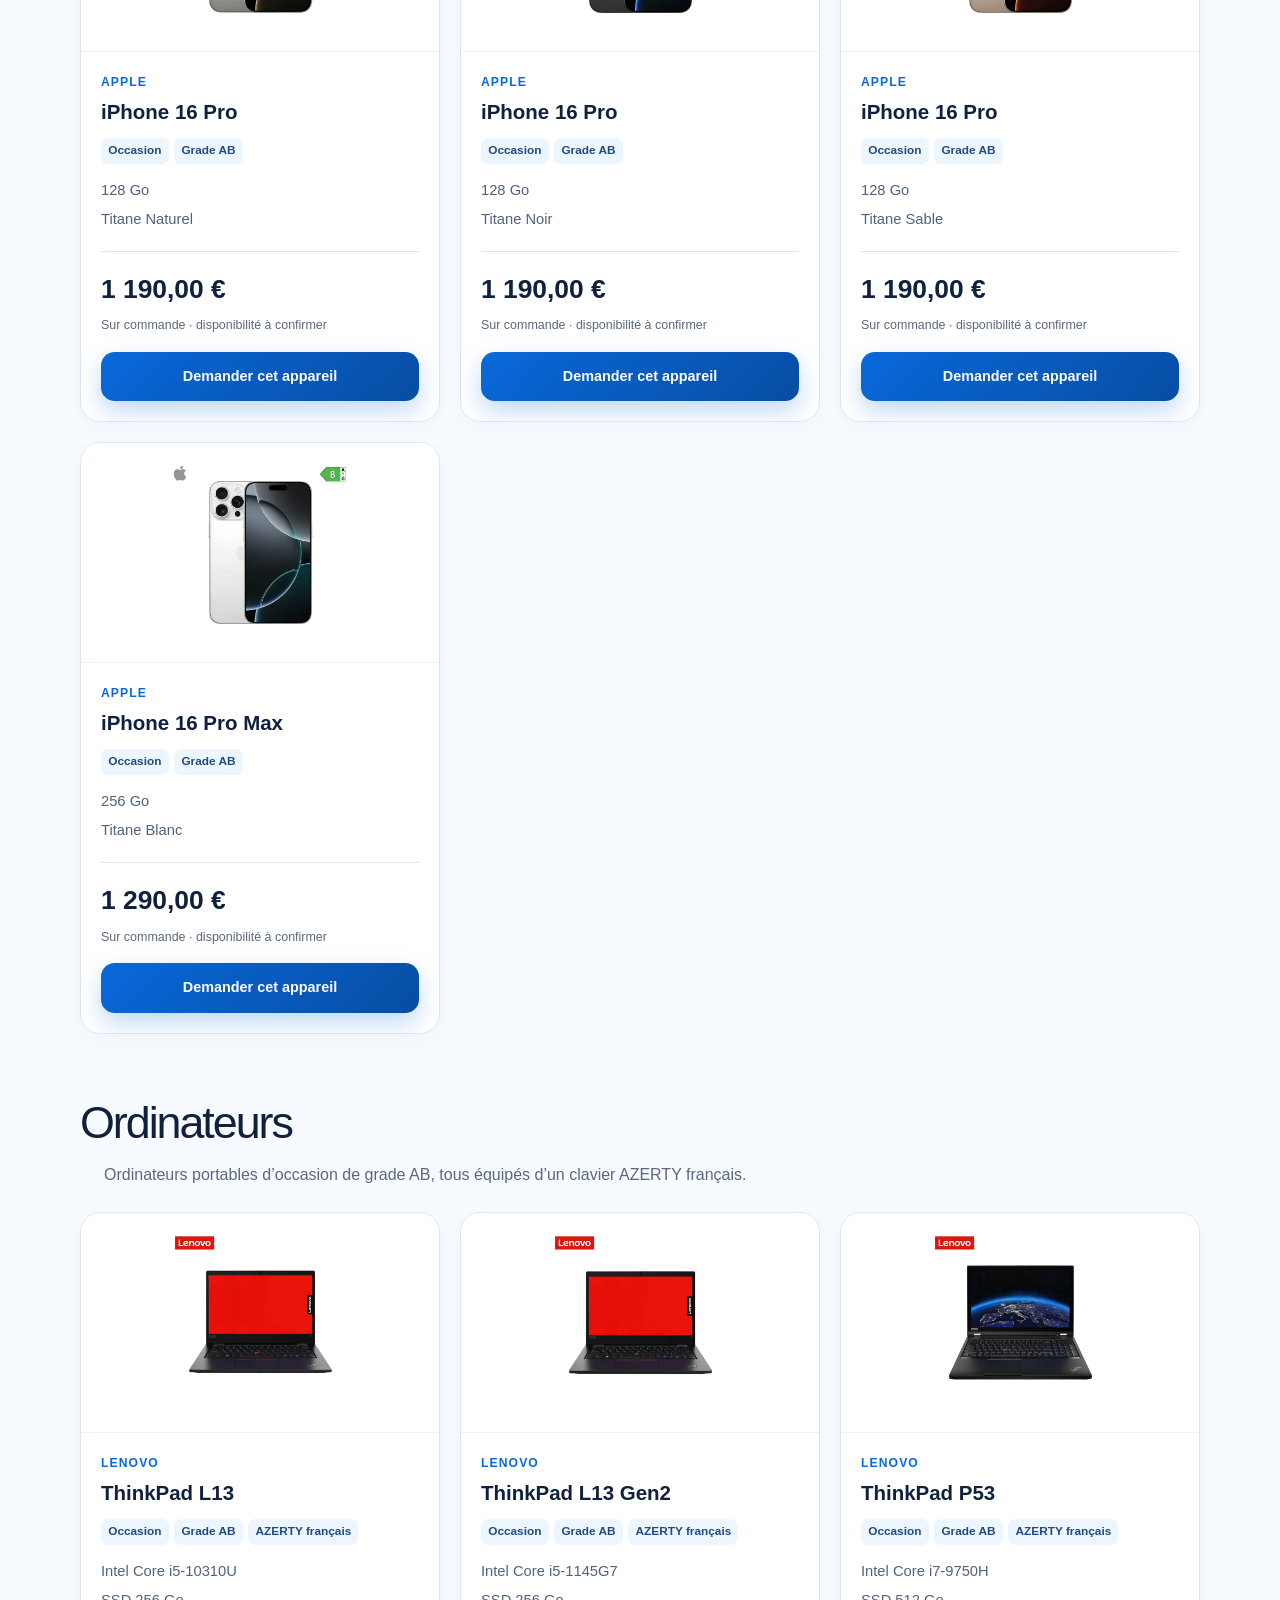
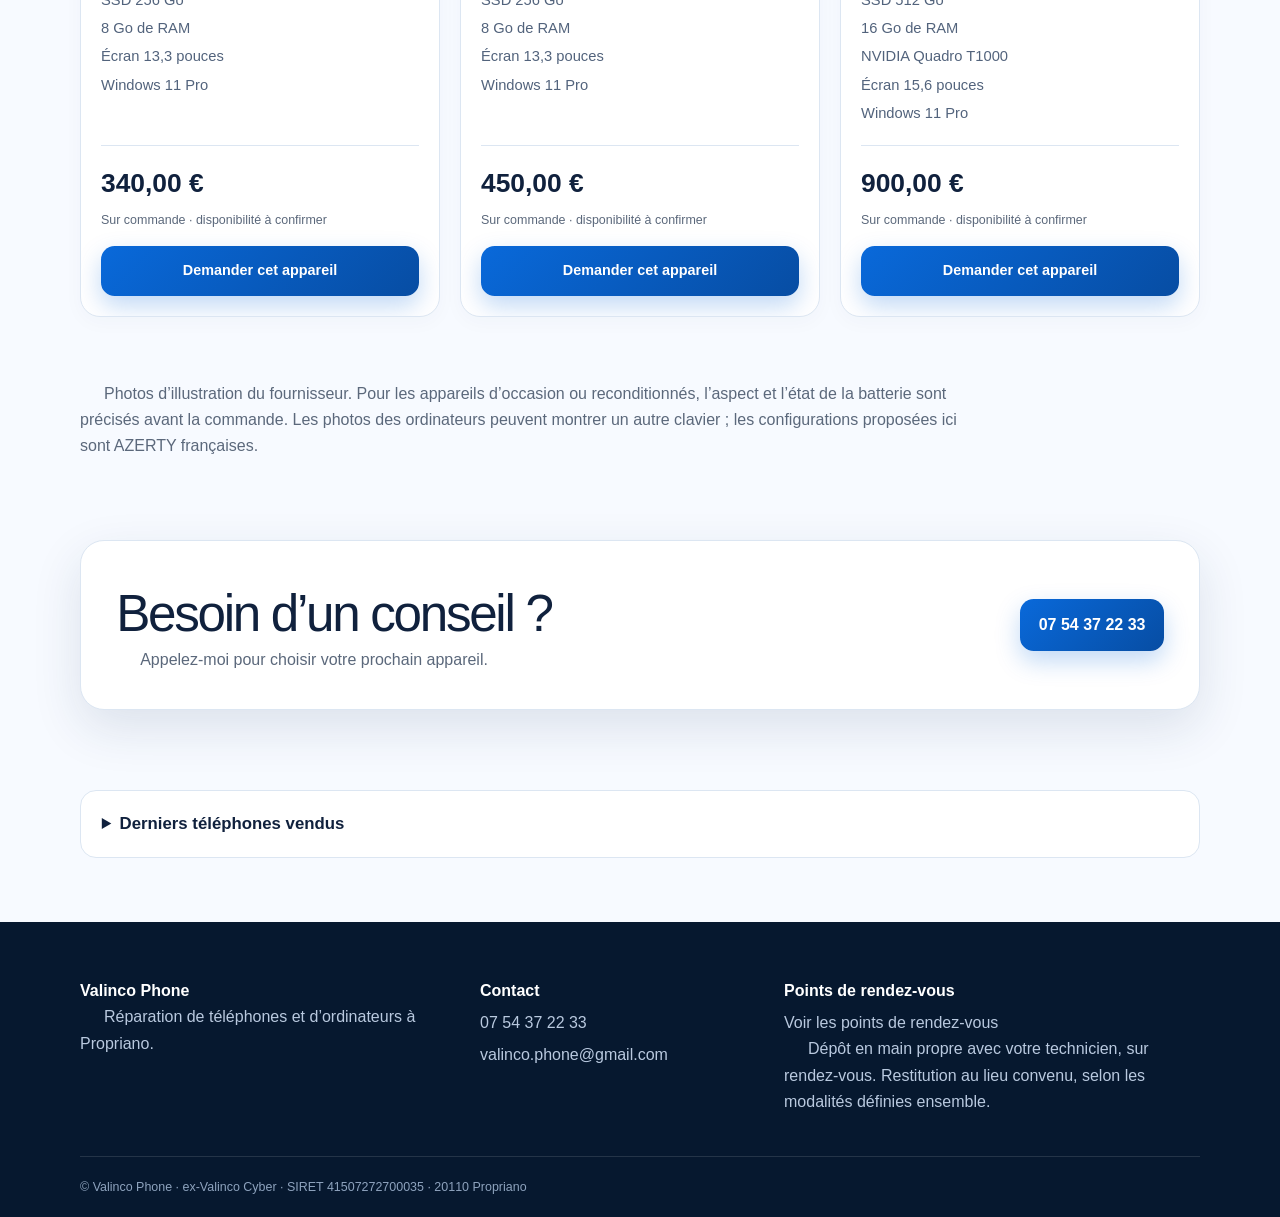
<file: telephones-a-vendre.html>
<!DOCTYPE html><html lang="fr"><head><meta charSet="utf-8"/><meta name="viewport" content="width=device-width, initial-scale=1"/><link rel="stylesheet" href="/styles.css?v=20261125-retraits"><title>Téléphones &amp; ordinateurs | Valinco Phone</title><meta name="description" content="Téléphones de plusieurs marques et ordinateurs proposés par Valinco Phone à Propriano."/><meta name="google-site-verification" content="y23bg_1Cq18GhfLMKLJxg19EaMHYp-9vz66ez85fakI"/><link rel="icon" href="/favicon.svg"/><link rel="canonical" href="https://valincophone.fr/telephones-a-vendre.html"/><link rel="stylesheet" href="/bandeau-technologie.css?v=20261127-noel"><link rel="preload" as="image" href="/bandeau-technologie-bleu.webp"><link rel="stylesheet" href="/catalogue.css?v=20261123-garantis"><script src="/catalogue.js?v=20261111-2" defer></script><style>
.site-header{position:relative;z-index:5}
.site-header:has(.donor[open]){z-index:31}
.workshop-brand{min-width:0}
.workshop-brand small{display:block}
.donor{font-size:.8125rem;position:relative}
.donor summary{width:fit-content;margin-left:auto;color:white;text-decoration:underline;text-underline-offset:.2em;cursor:pointer;padding:.15rem 0}
.donor p{position:absolute;top:100%;left:0;width:21rem;box-sizing:border-box;background:white;color:#071f45;font-size:.9375rem;line-height:1.5;margin:.2rem 0 0;padding:.8rem 1rem;border-radius:.5rem;box-shadow:0 4px 18px #071f4533}
@media(max-width:700px){.header-inner{position:relative;flex-wrap:wrap}.donor{position:static}.donor p{top:auto;left:0;width:min(21rem,100%)}}
</style><script src="/bonnes-affaires.js?v=20261123-1" defer></script>
</head><body><div hidden=""><!--$--><!--/$--></div><header class="site-header"><div class="shell header-inner"><div class="brand workshop-brand"><a aria-label="Valinco Phone, accueil" href="/"><img class="brand-logo" src="/logo-valinco-phone.png" alt="Valinco Phone" width="504" height="385" decoding="async"></a><div><small>Atelier indépendant · Propriano</small><details class="donor"><summary>Soutenir l’atelier</summary><p>Soutenez l’atelier et profitez des avantages pour votre téléphone. Autrement, vous pouvez aussi ponctuellement m’offrir un café. Dans tous les cas, je me démènerai pour vous. 💪<br><a style="display:inline-block;margin-top:0.5rem;color:#071f45;text-decoration:underline;font-weight:600" href="/soutenir-atelier.html">Choisir de soutenir</a><br><a style="display:inline-block;margin-top:0.5rem;color:#071f45;text-decoration:underline" href="https://billing.stripe.com/p/login/3cI4gzg8H6OH1oZfoq7Re00">Résilier le soutien</a></p></details></div></div><a class="header-phone" href="tel:+33754372233"><svg xmlns="http://www.w3.org/2000/svg" width="24" height="24" viewBox="0 0 24 24" fill="none" stroke="currentColor" stroke-width="2" stroke-linecap="round" stroke-linejoin="round" class="lucide lucide-phone" aria-hidden="true"><path d="M13.832 16.568a1 1 0 0 0 1.213-.303l.355-.465A2 2 0 0 1 17 15h3a2 2 0 0 1 2 2v3a2 2 0 0 1-2 2A18 18 0 0 1 2 4a2 2 0 0 1 2-2h3a2 2 0 0 1 2 2v3a2 2 0 0 1-.8 1.6l-.468.351a1 1 0 0 0-.292 1.233 14 14 0 0 0 6.392 6.384"></path></svg><span><small>Appeler l’atelier</small>07 54 37 22 33</span></a></div></header><nav class="main-nav" aria-label="Navigation principale"><div class="shell nav-inner"><div class="nav-links"><a href="/">Accueil</a><a href="/telephones-a-vendre.html">Téléphones &amp; ordinateurs</a><a href="/trouver-modele-telephone.html">Trouver son modèle</a><a href="/FAQ_page.html">FAQ</a></div><a class="nav-cta" href="/demande-devis.html">Demander un devis</a></div></nav><main><section class="page-hero catalogue-hero"><div class="shell"><span class="eyebrow">Valinco Phone · Propriano</span><h1>Téléphones &amp; ordinateurs</h1><p>Un téléphone pour le quotidien ou un ordinateur pour travailler : je vous aide à choisir l’appareil adapté à votre usage et à votre budget.</p><div class="catalogue-assurance"><svg width="28" height="28" viewBox="0 0 24 24" fill="none" stroke="currentColor" stroke-width="1.8" stroke-linecap="round" stroke-linejoin="round" aria-hidden="true" focusable="false"><path d="M12 3 4 6v6c0 4.5 8 9 8 9s8-4.5 8-9V6l-8-3Z"></path><path d="m8 12 2.5 2.5L16 9"></path></svg><p>Je sélectionne pour vous les meilleurs téléphones du catalogue. <strong>Tous les téléphones proposés sont garantis.</strong></p></div><p class="catalogue-updated">Sélection et prix actualisés le <time datetime="2026-11-28">28 novembre 2026</time> · 31 téléphones et 3 ordinateurs sur commande</p><div class="catalogue-nav"><a class="button button-primary" href="#telephones">Téléphones</a><a class="button button-secondary" href="#ordinateurs">Ordinateurs</a></div></div></section>
<div class="shell catalogue-content">
<section class="atelier-deals" id="bonnes-affaires" aria-labelledby="atelier-deals-title">
  <div class="atelier-deals-heading">
    <span class="atelier-deals-eyebrow">Le coin du technicien</span>
    <h2 id="atelier-deals-title">Les bonnes affaires du moment</h2>
    <p>Des appareils que je vous propose directement, au fil des occasions.</p>
  </div>
  <article class="atelier-deal" aria-labelledby="poco-x5-title">
    <figure class="atelier-deal-photo">
      <div class="atelier-deal-photo-frame" id="poco-photos">
        <img id="poco-photo-face" src="/img/bonnes-affaires/poco-x5-5g-face-20261123.jpg" width="4000" height="3000" alt="Le POCO X5 5G proposé par le technicien, photographié à l’atelier avec son écran allumé" loading="lazy" decoding="async">
        <img id="poco-photo-dos" src="/img/bonnes-affaires/poco-x5-5g-dos-20261123.png" width="1448" height="1086" alt="Le dos du POCO X5 5G proposé par le technicien ; l’étiquette d’identification est masquée" loading="lazy" decoding="async" hidden>
      </div>
      <div class="atelier-deal-photo-controls" aria-label="Choisir la vue du téléphone" hidden><button type="button" aria-pressed="true" aria-controls="poco-photos" data-deal-photo="poco-photo-face">Face</button><button type="button" aria-pressed="false" aria-controls="poco-photos" data-deal-photo="poco-photo-dos">Dos</button></div>
      <figcaption>Photos de l’appareil. Étiquette d’identification masquée au dos.</figcaption>
    </figure>
    <div class="atelier-deal-content">
      <div class="atelier-deal-badges"><span>Occasion · Grade AB</span><span>Téléphone personnel du technicien</span></div>
      <h3 id="poco-x5-title">Xiaomi POCO X5 5G</h3>
      <p class="atelier-deal-description">Mon téléphone personnel, avec <strong>256 Go de stockage et 8 Go de mémoire vive</strong>. L’écran et le dos sont en très bon état.</p>
      <dl class="atelier-deal-specs">
        <div><dt>Stockage</dt><dd>256 Go</dd></div>
        <div><dt>Mémoire vive</dt><dd>8 Go de RAM</dd></div>
        <div><dt>Processeur</dt><dd>Snapdragon 695<br>8 cœurs · jusqu’à 2,2 GHz</dd></div>
        <div><dt>Système installé</dt><dd>Android 14</dd></div>
      </dl>
      <div class="atelier-deal-purchase"><strong class="atelier-deal-price">140 <span>€</span></strong><a class="button button-primary" href="mailto:valinco.phone@gmail.com?subject=Bonne%20affaire%20%E2%80%94%20POCO%20X5%205G%20256%20Go%20%C3%A0%20140%20%E2%82%AC&amp;body=Bonjour%2C%0A%0AJe%20suis%20int%C3%A9ress%C3%A9%28e%29%20par%20votre%20POCO%20X5%205G%2C%20256%20Go%2C%208%20Go%20de%20RAM%2C%20grade%20AB%2C%20propos%C3%A9%20%C3%A0%20140%20%E2%82%AC.%0AEst-il%20toujours%20disponible%20%3F%0A%0AMon%20nom%20%3A%0AMon%20t%C3%A9l%C3%A9phone%20%3A%0A">Ce téléphone m’intéresse</a></div>
      <p class="atelier-deal-contact">Contactez l’atelier pour confirmer sa disponibilité et convenir d’un rendez-vous : <a href="tel:+33754372233">07 54 37 22 33</a>.</p>
    </div>
  </article>
</section>
<div class="info-card"><strong>Le catalogue sur commande</strong><p>Je vous confirme le prix, l’état exact, la disponibilité et le délai avant toute commande. Les appareils sont proposés sur commande, sous réserve de disponibilité chez le fournisseur. Ils ne sont pas annoncés en stock sur les points de rendez-vous.</p></div>
<form id="catalogue-filters" class="catalogue-filters" role="search" aria-label="Filtrer les appareils" hidden>
<div class="catalogue-field catalogue-search"><label for="catalogue-search">Rechercher un appareil</label><input id="catalogue-search" type="search" placeholder="Ex. iPhone 13, Samsung, 128 Go…" autocomplete="off"></div>
<div class="catalogue-field"><label for="catalogue-category">Type d’appareil</label><select id="catalogue-category"><option value="">Tous les appareils</option><option value="telephones">Téléphones</option><option value="ordinateurs">Ordinateurs</option><option value="tablettes">Tablettes</option></select></div>
<div class="catalogue-field"><label for="catalogue-brand">Marque</label><select id="catalogue-brand"><option value="">Toutes les marques</option><option>AGM</option><option>Apple</option><option>Binom</option><option>Emporia</option><option>Lenovo</option><option>Samsung</option></select></div>
<div class="catalogue-field"><label for="catalogue-condition">État</label><select id="catalogue-condition"><option value="">Tous les états</option><option>Neuf</option><option>Occasion</option><option>Reconditionné</option></select></div>
<div class="catalogue-field"><label for="catalogue-sort">Trier par</label><select id="catalogue-sort"><option value="price-asc">Prix croissant</option><option value="price-desc">Prix décroissant</option><option value="name">Marque et modèle</option></select></div>
<button type="reset" class="button button-secondary">Effacer les filtres</button></form>
<p id="catalogue-count" class="catalogue-count" role="status" aria-live="polite">34 appareils proposés</p><p id="catalogue-empty" class="info-card" hidden>Aucun appareil ne correspond à votre recherche. Essayez une autre marque ou effacez les filtres.</p><section id="telephones" class="catalogue-section"><h2>Téléphones</h2><p class="catalogue-intro">Smartphones et téléphones à touches, neufs, d’occasion ou reconditionnés. Chaque capacité, couleur et grade correspond à une référence distincte.</p><div class="catalogue-grid"><article class="catalogue-card" data-category="telephones" data-brand="AGM" data-condition="Neuf" data-price="7000" data-search="Téléphone Neuf AGM M9 4G 128Mo Noir">
<div class="catalogue-image"><img src="/img/catalogue-20261111/ec981e53a70576ebfe0e.webp" alt="AGM M9 4G" width="640" height="480" loading="lazy" decoding="async"></div>
<div class="catalogue-card-body"><span class="catalogue-brand">AGM</span><h3>M9 4G</h3><div class="catalogue-badges"><span>Neuf</span></div>
<ul><li>128 Mo</li><li>Noir</li></ul><div class="catalogue-purchase"><strong>70,00 €</strong><p>Sur commande · disponibilité à confirmer</p><a class="button button-primary" href="mailto:valinco.phone@gmail.com?subject=Demande%20d%E2%80%99achat%20%E2%80%93%20T%C3%A9l%C3%A9phone%20Neuf%20AGM%20M9%204G%20128Mo%20Noir&amp;body=Bonjour%2C%0A%0AJe%20suis%20int%C3%A9ress%C3%A9%28e%29%20par%20%3A%20T%C3%A9l%C3%A9phone%20Neuf%20AGM%20M9%204G%20128Mo%20Noir.%0APrix%20affich%C3%A9%20%3A%2070%2C00%C2%A0%E2%82%AC.%0APouvez-vous%20me%20confirmer%20la%20disponibilit%C3%A9%2C%20le%20prix%20et%20le%20d%C3%A9lai%20%3F%0A%0AMon%20nom%20%3A%0AMon%20t%C3%A9l%C3%A9phone%20%3A%0A" aria-label="Demander Téléphone Neuf AGM M9 4G 128Mo Noir">Demander cet appareil</a></div></div></article>
<article class="catalogue-card" data-category="telephones" data-brand="AGM" data-condition="Neuf" data-price="9000" data-search="Téléphone Neuf AGM M10 48Mo Noir">
<div class="catalogue-image"><img src="/img/catalogue-20261111/f57b2673e7fc1e205a3b.webp" alt="AGM M10" width="640" height="480" loading="lazy" decoding="async"></div>
<div class="catalogue-card-body"><span class="catalogue-brand">AGM</span><h3>M10</h3><div class="catalogue-badges"><span>Neuf</span></div>
<ul><li>48 Mo</li><li>Noir</li></ul><div class="catalogue-purchase"><strong>90,00 €</strong><p>Sur commande · disponibilité à confirmer</p><a class="button button-primary" href="mailto:valinco.phone@gmail.com?subject=Demande%20d%E2%80%99achat%20%E2%80%93%20T%C3%A9l%C3%A9phone%20Neuf%20AGM%20M10%2048Mo%20Noir&amp;body=Bonjour%2C%0A%0AJe%20suis%20int%C3%A9ress%C3%A9%28e%29%20par%20%3A%20T%C3%A9l%C3%A9phone%20Neuf%20AGM%20M10%2048Mo%20Noir.%0APrix%20affich%C3%A9%20%3A%2090%2C00%C2%A0%E2%82%AC.%0APouvez-vous%20me%20confirmer%20la%20disponibilit%C3%A9%2C%20le%20prix%20et%20le%20d%C3%A9lai%20%3F%0A%0AMon%20nom%20%3A%0AMon%20t%C3%A9l%C3%A9phone%20%3A%0A" aria-label="Demander Téléphone Neuf AGM M10 48Mo Noir">Demander cet appareil</a></div></div></article>
<article class="catalogue-card" data-category="telephones" data-brand="Emporia" data-condition="Neuf" data-price="9000" data-search="Téléphone Neuf Emporia FLIP-LTE Noir">
<div class="catalogue-image"><img src="/img/catalogue-20261111/c6512c01fae6c20132e2.webp" alt="Emporia FLIP-LTE" width="640" height="480" loading="lazy" decoding="async"></div>
<div class="catalogue-card-body"><span class="catalogue-brand">Emporia</span><h3>FLIP-LTE</h3><div class="catalogue-badges"><span>Neuf</span></div>
<ul><li>Noir</li></ul><div class="catalogue-purchase"><strong>90,00 €</strong><p>Sur commande · disponibilité à confirmer</p><a class="button button-primary" href="mailto:valinco.phone@gmail.com?subject=Demande%20d%E2%80%99achat%20%E2%80%93%20T%C3%A9l%C3%A9phone%20Neuf%20Emporia%20FLIP-LTE%20Noir&amp;body=Bonjour%2C%0A%0AJe%20suis%20int%C3%A9ress%C3%A9%28e%29%20par%20%3A%20T%C3%A9l%C3%A9phone%20Neuf%20Emporia%20FLIP-LTE%20Noir.%0APrix%20affich%C3%A9%20%3A%2090%2C00%C2%A0%E2%82%AC.%0APouvez-vous%20me%20confirmer%20la%20disponibilit%C3%A9%2C%20le%20prix%20et%20le%20d%C3%A9lai%20%3F%0A%0AMon%20nom%20%3A%0AMon%20t%C3%A9l%C3%A9phone%20%3A%0A" aria-label="Demander Téléphone Neuf Emporia FLIP-LTE Noir">Demander cet appareil</a></div></div></article>
<article class="catalogue-card" data-category="telephones" data-brand="Binom" data-condition="Neuf" data-price="9600" data-search="Téléphone Neuf Binom X3S 4G Noir">
<div class="catalogue-image"><img src="/img/catalogue-20261123/4bdb7bc6f50fb0aae646.webp" alt="Binom X3S 4G" width="640" height="480" loading="lazy" decoding="async"></div>
<div class="catalogue-card-body"><span class="catalogue-brand">Binom</span><h3>X3S 4G</h3><div class="catalogue-badges"><span>Neuf</span></div>
<ul><li>Noir</li></ul><div class="catalogue-purchase"><strong>96,00 €</strong><p>Sur commande · disponibilité à confirmer</p><a class="button button-primary" href="mailto:valinco.phone@gmail.com?subject=Demande%20d%E2%80%99achat%20%E2%80%93%20T%C3%A9l%C3%A9phone%20Neuf%20Binom%20X3S%204G%20Noir&amp;body=Bonjour%2C%0A%0AJe%20suis%20int%C3%A9ress%C3%A9%28e%29%20par%20%3A%20T%C3%A9l%C3%A9phone%20Neuf%20Binom%20X3S%204G%20Noir.%0APrix%20affich%C3%A9%20%3A%2096%2C00%C2%A0%E2%82%AC.%0APouvez-vous%20me%20confirmer%20la%20disponibilit%C3%A9%2C%20le%20prix%20et%20le%20d%C3%A9lai%20%3F%0A%0AMon%20nom%20%3A%0AMon%20t%C3%A9l%C3%A9phone%20%3A%0A" aria-label="Demander Téléphone Neuf Binom X3S 4G Noir">Demander cet appareil</a></div></div></article>
<article class="catalogue-card" data-category="telephones" data-brand="AGM" data-condition="Neuf" data-price="10000" data-search="Téléphone Neuf AGM M8 Flip 48Mo Noir">
<div class="catalogue-image"><img src="/img/catalogue-20261111/9dc91ab94a1ea30e217a.webp" alt="AGM M8 Flip" width="640" height="480" loading="lazy" decoding="async"></div>
<div class="catalogue-card-body"><span class="catalogue-brand">AGM</span><h3>M8 Flip</h3><div class="catalogue-badges"><span>Neuf</span></div>
<ul><li>48 Mo</li><li>Noir</li></ul><div class="catalogue-purchase"><strong>100,00 €</strong><p>Sur commande · disponibilité à confirmer</p><a class="button button-primary" href="mailto:valinco.phone@gmail.com?subject=Demande%20d%E2%80%99achat%20%E2%80%93%20T%C3%A9l%C3%A9phone%20Neuf%20AGM%20M8%20Flip%2048Mo%20Noir&amp;body=Bonjour%2C%0A%0AJe%20suis%20int%C3%A9ress%C3%A9%28e%29%20par%20%3A%20T%C3%A9l%C3%A9phone%20Neuf%20AGM%20M8%20Flip%2048Mo%20Noir.%0APrix%20affich%C3%A9%20%3A%20100%2C00%C2%A0%E2%82%AC.%0APouvez-vous%20me%20confirmer%20la%20disponibilit%C3%A9%2C%20le%20prix%20et%20le%20d%C3%A9lai%20%3F%0A%0AMon%20nom%20%3A%0AMon%20t%C3%A9l%C3%A9phone%20%3A%0A" aria-label="Demander Téléphone Neuf AGM M8 Flip 48Mo Noir">Demander cet appareil</a></div></div></article>
<article class="catalogue-card" data-category="telephones" data-brand="Binom" data-condition="Neuf" data-price="10000" data-search="Téléphone Neuf Binom X3 4G GPS Noir">
<div class="catalogue-image"><img src="/img/catalogue-20261111/f77d65f7dce975c9c04a.webp" alt="Binom X3 4G GPS" width="640" height="480" loading="lazy" decoding="async"></div>
<div class="catalogue-card-body"><span class="catalogue-brand">Binom</span><h3>X3 4G GPS</h3><div class="catalogue-badges"><span>Neuf</span></div>
<ul><li>Noir</li></ul><div class="catalogue-purchase"><strong>100,00 €</strong><p>Sur commande · disponibilité à confirmer</p><a class="button button-primary" href="mailto:valinco.phone@gmail.com?subject=Demande%20d%E2%80%99achat%20%E2%80%93%20T%C3%A9l%C3%A9phone%20Neuf%20Binom%20X3%204G%20GPS%20Noir&amp;body=Bonjour%2C%0A%0AJe%20suis%20int%C3%A9ress%C3%A9%28e%29%20par%20%3A%20T%C3%A9l%C3%A9phone%20Neuf%20Binom%20X3%204G%20GPS%20Noir.%0APrix%20affich%C3%A9%20%3A%20100%2C00%C2%A0%E2%82%AC.%0APouvez-vous%20me%20confirmer%20la%20disponibilit%C3%A9%2C%20le%20prix%20et%20le%20d%C3%A9lai%20%3F%0A%0AMon%20nom%20%3A%0AMon%20t%C3%A9l%C3%A9phone%20%3A%0A" aria-label="Demander Téléphone Neuf Binom X3 4G GPS Noir">Demander cet appareil</a></div></div></article>
<article class="catalogue-card" data-category="telephones" data-brand="Binom" data-condition="Neuf" data-price="10000" data-search="Téléphone Neuf Binom X3 4G GPS Rouge">
<div class="catalogue-image"><img src="/img/catalogue-20261111/9f263c7c3c6c4812a323.webp" alt="Binom X3 4G GPS" width="640" height="480" loading="lazy" decoding="async"></div>
<div class="catalogue-card-body"><span class="catalogue-brand">Binom</span><h3>X3 4G GPS</h3><div class="catalogue-badges"><span>Neuf</span></div>
<ul><li>Rouge</li></ul><div class="catalogue-purchase"><strong>100,00 €</strong><p>Sur commande · disponibilité à confirmer</p><a class="button button-primary" href="mailto:valinco.phone@gmail.com?subject=Demande%20d%E2%80%99achat%20%E2%80%93%20T%C3%A9l%C3%A9phone%20Neuf%20Binom%20X3%204G%20GPS%20Rouge&amp;body=Bonjour%2C%0A%0AJe%20suis%20int%C3%A9ress%C3%A9%28e%29%20par%20%3A%20T%C3%A9l%C3%A9phone%20Neuf%20Binom%20X3%204G%20GPS%20Rouge.%0APrix%20affich%C3%A9%20%3A%20100%2C00%C2%A0%E2%82%AC.%0APouvez-vous%20me%20confirmer%20la%20disponibilit%C3%A9%2C%20le%20prix%20et%20le%20d%C3%A9lai%20%3F%0A%0AMon%20nom%20%3A%0AMon%20t%C3%A9l%C3%A9phone%20%3A%0A" aria-label="Demander Téléphone Neuf Binom X3 4G GPS Rouge">Demander cet appareil</a></div></div></article>
<article class="catalogue-card" data-category="telephones" data-brand="AGM" data-condition="Neuf" data-price="11000" data-search="Téléphone Neuf AGM M11 64Mo Noir">
<div class="catalogue-image"><img src="/img/catalogue-20261123/934835048b51b18beab7.webp" alt="AGM M11" width="640" height="480" loading="lazy" decoding="async"></div>
<div class="catalogue-card-body"><span class="catalogue-brand">AGM</span><h3>M11</h3><div class="catalogue-badges"><span>Neuf</span></div>
<ul><li>64 Mo</li><li>Noir</li></ul><div class="catalogue-purchase"><strong>110,00 €</strong><p>Sur commande · disponibilité à confirmer</p><a class="button button-primary" href="mailto:valinco.phone@gmail.com?subject=Demande%20d%E2%80%99achat%20%E2%80%93%20T%C3%A9l%C3%A9phone%20Neuf%20AGM%20M11%2064Mo%20Noir&amp;body=Bonjour%2C%0A%0AJe%20suis%20int%C3%A9ress%C3%A9%28e%29%20par%20%3A%20T%C3%A9l%C3%A9phone%20Neuf%20AGM%20M11%2064Mo%20Noir.%0APrix%20affich%C3%A9%20%3A%20110%2C00%C2%A0%E2%82%AC.%0APouvez-vous%20me%20confirmer%20la%20disponibilit%C3%A9%2C%20le%20prix%20et%20le%20d%C3%A9lai%20%3F%0A%0AMon%20nom%20%3A%0AMon%20t%C3%A9l%C3%A9phone%20%3A%0A" aria-label="Demander Téléphone Neuf AGM M11 64Mo Noir">Demander cet appareil</a></div></div></article>
<article class="catalogue-card" data-category="telephones" data-brand="AGM" data-condition="Neuf" data-price="12600" data-search="Smartphone Neuf AGM NOTE N2 Active 3/32Go Noir">
<div class="catalogue-image"><img src="/img/catalogue-20261111/176f3425acd705a31930.webp" alt="AGM NOTE N2 Active" width="640" height="480" loading="lazy" decoding="async"></div>
<div class="catalogue-card-body"><span class="catalogue-brand">AGM</span><h3>NOTE N2 Active</h3><div class="catalogue-badges"><span>Neuf</span></div>
<ul><li>32 Go</li><li>3 Go de RAM</li><li>Noir</li></ul><div class="catalogue-purchase"><strong>126,00 €</strong><p>Sur commande · disponibilité à confirmer</p><a class="button button-primary" href="mailto:valinco.phone@gmail.com?subject=Demande%20d%E2%80%99achat%20%E2%80%93%20Smartphone%20Neuf%20AGM%20NOTE%20N2%20Active%203%2F32Go%20Noir&amp;body=Bonjour%2C%0A%0AJe%20suis%20int%C3%A9ress%C3%A9%28e%29%20par%20%3A%20Smartphone%20Neuf%20AGM%20NOTE%20N2%20Active%203%2F32Go%20Noir.%0APrix%20affich%C3%A9%20%3A%20126%2C00%C2%A0%E2%82%AC.%0APouvez-vous%20me%20confirmer%20la%20disponibilit%C3%A9%2C%20le%20prix%20et%20le%20d%C3%A9lai%20%3F%0A%0AMon%20nom%20%3A%0AMon%20t%C3%A9l%C3%A9phone%20%3A%0A" aria-label="Demander Smartphone Neuf AGM NOTE N2 Active 3/32Go Noir">Demander cet appareil</a></div></div></article>
<article class="catalogue-card" data-category="telephones" data-brand="Apple" data-condition="Occasion" data-price="16000" data-search="Smartphone Occasion Apple iPhone SE 2020 (2nd Gen) 64Go Grade A avec Boite Carton + Coque Protection + Film de Protection + Chargeur + Câble Noir">
<div class="catalogue-image"><img src="/img/catalogue-20261123/ae92db9736c82adf3d4f.webp" alt="Apple iPhone SE 2020 (2nd Gen)" width="640" height="480" loading="lazy" decoding="async"></div>
<div class="catalogue-card-body"><span class="catalogue-brand">Apple</span><h3>iPhone SE 2020 (2nd Gen)</h3><div class="catalogue-badges"><span>Occasion</span><span>Grade A</span></div>
<ul><li>64 Go</li><li>Noir</li><li>Boîte, coque, protection d’écran, chargeur et câble inclus</li></ul><div class="catalogue-purchase"><strong>160,00 €</strong><p>Sur commande · disponibilité à confirmer</p><a class="button button-primary" href="mailto:valinco.phone@gmail.com?subject=Demande%20d%E2%80%99achat%20%E2%80%93%20Smartphone%20Occasion%20Apple%20iPhone%20SE%202020%20%282nd%20Gen%29%2064Go%20Grade%20A%20avec%20Boite%20Carton%20%2B%20Coque%20Protection%20%2B%20Film%20de%20Protection%20%2B%20Chargeur%20%2B%20C%C3%A2ble%20Noir&amp;body=Bonjour%2C%0A%0AJe%20suis%20int%C3%A9ress%C3%A9%28e%29%20par%20%3A%20Smartphone%20Occasion%20Apple%20iPhone%20SE%202020%20%282nd%20Gen%29%2064Go%20Grade%20A%20avec%20Boite%20Carton%20%2B%20Coque%20Protection%20%2B%20Film%20de%20Protection%20%2B%20Chargeur%20%2B%20C%C3%A2ble%20Noir.%0APrix%20affich%C3%A9%20%3A%20160%2C00%C2%A0%E2%82%AC.%0APouvez-vous%20me%20confirmer%20la%20disponibilit%C3%A9%2C%20le%20prix%20et%20le%20d%C3%A9lai%20%3F%0A%0AMon%20nom%20%3A%0AMon%20t%C3%A9l%C3%A9phone%20%3A%0A" aria-label="Demander Smartphone Occasion Apple iPhone SE 2020 (2nd Gen) 64Go Grade A avec Boite Carton + Coque Protection + Film de Protection + Chargeur + Câble Noir">Demander cet appareil</a></div></div></article>
<article class="catalogue-card" data-category="telephones" data-brand="Samsung" data-condition="Neuf" data-price="22000" data-search="Smartphone Neuf Samsung Galaxy A07 4G A075 (NON EU) 4/64Go Noir">
<div class="catalogue-image"><img src="img/catalogue-20261128/dd415269425f7ba942be.webp" alt="Samsung Galaxy A07 4G A075" width="640" height="480" loading="lazy" decoding="async"></div>
<div class="catalogue-card-body"><span class="catalogue-brand">Samsung</span><h3>Galaxy A07 4G A075</h3><div class="catalogue-badges"><span>Neuf</span><span>Version non EU</span></div>
<ul><li>64 Go</li><li>4 Go de RAM</li><li>Noir</li></ul><div class="catalogue-purchase"><strong>220,00 €</strong><p>Sur commande · disponibilité à confirmer</p><a class="button button-primary" href="mailto:valinco.phone@gmail.com?subject=Demande%20d%E2%80%99achat%20%E2%80%93%20Smartphone%20Neuf%20Samsung%20Galaxy%20A07%204G%20A075%20%28NON%20EU%29%204/64Go%20Noir&amp;body=Bonjour%20Nicolas%2C%0A%0AJe%20suis%20int%C3%A9ress%C3%A9%28e%29%20par%20%3A%20Smartphone%20Neuf%20Samsung%20Galaxy%20A07%204G%20A075%20%28NON%20EU%29%204/64Go%20Noir.%0APrix%20affich%C3%A9%20%3A%20220%2C00%C2%A0%E2%82%AC.%0APouvez-vous%20me%20confirmer%20la%20disponibilit%C3%A9%2C%20le%20prix%20et%20le%20d%C3%A9lai%20%3F%0A%0AMon%20nom%20%3A%0AMon%20t%C3%A9l%C3%A9phone%20%3A%0A" aria-label="Demander Smartphone Neuf Samsung Galaxy A07 4G A075 (NON EU) 4/64Go Noir">Demander cet appareil</a></div></div></article>
<article class="catalogue-card" data-category="telephones" data-brand="Samsung" data-condition="Neuf" data-price="22000" data-search="Smartphone Neuf Samsung Galaxy A07 4G A075 (NON EU) 4/64Go Vert">
<div class="catalogue-image"><img src="img/catalogue-20261128/a11cc11d3f114d0c9c87.webp" alt="Samsung Galaxy A07 4G A075" width="640" height="480" loading="lazy" decoding="async"></div>
<div class="catalogue-card-body"><span class="catalogue-brand">Samsung</span><h3>Galaxy A07 4G A075</h3><div class="catalogue-badges"><span>Neuf</span><span>Version non EU</span></div>
<ul><li>64 Go</li><li>4 Go de RAM</li><li>Vert</li></ul><div class="catalogue-purchase"><strong>220,00 €</strong><p>Sur commande · disponibilité à confirmer</p><a class="button button-primary" href="mailto:valinco.phone@gmail.com?subject=Demande%20d%E2%80%99achat%20%E2%80%93%20Smartphone%20Neuf%20Samsung%20Galaxy%20A07%204G%20A075%20%28NON%20EU%29%204/64Go%20Vert&amp;body=Bonjour%20Nicolas%2C%0A%0AJe%20suis%20int%C3%A9ress%C3%A9%28e%29%20par%20%3A%20Smartphone%20Neuf%20Samsung%20Galaxy%20A07%204G%20A075%20%28NON%20EU%29%204/64Go%20Vert.%0APrix%20affich%C3%A9%20%3A%20220%2C00%C2%A0%E2%82%AC.%0APouvez-vous%20me%20confirmer%20la%20disponibilit%C3%A9%2C%20le%20prix%20et%20le%20d%C3%A9lai%20%3F%0A%0AMon%20nom%20%3A%0AMon%20t%C3%A9l%C3%A9phone%20%3A%0A" aria-label="Demander Smartphone Neuf Samsung Galaxy A07 4G A075 (NON EU) 4/64Go Vert">Demander cet appareil</a></div></div></article>
<article class="catalogue-card" data-category="telephones" data-brand="Apple" data-condition="Occasion" data-price="23000" data-search="Smartphone Occasion Apple iPhone XR 64Go Grade AB Bleu">
<div class="catalogue-image"><img src="img/catalogue-20261128/37046153e15cd0a6355b.webp" alt="Apple iPhone XR" width="640" height="480" loading="lazy" decoding="async"></div>
<div class="catalogue-card-body"><span class="catalogue-brand">Apple</span><h3>iPhone XR</h3><div class="catalogue-badges"><span>Occasion</span><span>Grade AB</span></div>
<ul><li>64 Go</li><li>Bleu</li></ul><div class="catalogue-purchase"><strong>230,00 €</strong><p>Sur commande · disponibilité à confirmer</p><a class="button button-primary" href="mailto:valinco.phone@gmail.com?subject=Demande%20d%E2%80%99achat%20%E2%80%93%20Smartphone%20Occasion%20Apple%20iPhone%20XR%2064Go%20Grade%20AB%20Bleu&amp;body=Bonjour%20Nicolas%2C%0A%0AJe%20suis%20int%C3%A9ress%C3%A9%28e%29%20par%20%3A%20Smartphone%20Occasion%20Apple%20iPhone%20XR%2064Go%20Grade%20AB%20Bleu.%0APrix%20affich%C3%A9%20%3A%20230%2C00%C2%A0%E2%82%AC.%0APouvez-vous%20me%20confirmer%20la%20disponibilit%C3%A9%2C%20le%20prix%20et%20le%20d%C3%A9lai%20%3F%0A%0AMon%20nom%20%3A%0AMon%20t%C3%A9l%C3%A9phone%20%3A%0A" aria-label="Demander Smartphone Occasion Apple iPhone XR 64Go Grade AB Bleu">Demander cet appareil</a></div></div></article>
<article class="catalogue-card" data-category="telephones" data-brand="Samsung" data-condition="Neuf" data-price="26000" data-search="Smartphone Neuf Samsung Galaxy A08 4G A085 (NON EU) 4/64Go Argent">
<div class="catalogue-image"><img src="img/catalogue-20261128/9f4cdb1e28a6aa12b95c.webp" alt="Samsung Galaxy A08 4G A085" width="640" height="480" loading="lazy" decoding="async"></div>
<div class="catalogue-card-body"><span class="catalogue-brand">Samsung</span><h3>Galaxy A08 4G A085</h3><div class="catalogue-badges"><span>Neuf</span><span>Version non EU</span></div>
<ul><li>64 Go</li><li>4 Go de RAM</li><li>Argent</li></ul><div class="catalogue-purchase"><strong>260,00 €</strong><p>Sur commande · disponibilité à confirmer</p><a class="button button-primary" href="mailto:valinco.phone@gmail.com?subject=Demande%20d%E2%80%99achat%20%E2%80%93%20Smartphone%20Neuf%20Samsung%20Galaxy%20A08%204G%20A085%20%28NON%20EU%29%204/64Go%20Argent&amp;body=Bonjour%20Nicolas%2C%0A%0AJe%20suis%20int%C3%A9ress%C3%A9%28e%29%20par%20%3A%20Smartphone%20Neuf%20Samsung%20Galaxy%20A08%204G%20A085%20%28NON%20EU%29%204/64Go%20Argent.%0APrix%20affich%C3%A9%20%3A%20260%2C00%C2%A0%E2%82%AC.%0APouvez-vous%20me%20confirmer%20la%20disponibilit%C3%A9%2C%20le%20prix%20et%20le%20d%C3%A9lai%20%3F%0A%0AMon%20nom%20%3A%0AMon%20t%C3%A9l%C3%A9phone%20%3A%0A" aria-label="Demander Smartphone Neuf Samsung Galaxy A08 4G A085 (NON EU) 4/64Go Argent">Demander cet appareil</a></div></div></article>
<article class="catalogue-card" data-category="telephones" data-brand="Samsung" data-condition="Neuf" data-price="26000" data-search="Smartphone Neuf Samsung Galaxy A08 4G A085 (NON EU) 4/64Go Bleu Foncé">
<div class="catalogue-image"><img src="img/catalogue-20261128/9a6c0eeae7cf4ada6878.webp" alt="Samsung Galaxy A08 4G A085" width="640" height="480" loading="lazy" decoding="async"></div>
<div class="catalogue-card-body"><span class="catalogue-brand">Samsung</span><h3>Galaxy A08 4G A085</h3><div class="catalogue-badges"><span>Neuf</span><span>Version non EU</span></div>
<ul><li>64 Go</li><li>4 Go de RAM</li><li>Bleu Foncé</li></ul><div class="catalogue-purchase"><strong>260,00 €</strong><p>Sur commande · disponibilité à confirmer</p><a class="button button-primary" href="mailto:valinco.phone@gmail.com?subject=Demande%20d%E2%80%99achat%20%E2%80%93%20Smartphone%20Neuf%20Samsung%20Galaxy%20A08%204G%20A085%20%28NON%20EU%29%204/64Go%20Bleu%20Fonc%C3%A9&amp;body=Bonjour%20Nicolas%2C%0A%0AJe%20suis%20int%C3%A9ress%C3%A9%28e%29%20par%20%3A%20Smartphone%20Neuf%20Samsung%20Galaxy%20A08%204G%20A085%20%28NON%20EU%29%204/64Go%20Bleu%20Fonc%C3%A9.%0APrix%20affich%C3%A9%20%3A%20260%2C00%C2%A0%E2%82%AC.%0APouvez-vous%20me%20confirmer%20la%20disponibilit%C3%A9%2C%20le%20prix%20et%20le%20d%C3%A9lai%20%3F%0A%0AMon%20nom%20%3A%0AMon%20t%C3%A9l%C3%A9phone%20%3A%0A" aria-label="Demander Smartphone Neuf Samsung Galaxy A08 4G A085 (NON EU) 4/64Go Bleu Foncé">Demander cet appareil</a></div></div></article>
<article class="catalogue-card" data-category="telephones" data-brand="Samsung" data-condition="Neuf" data-price="26000" data-search="Smartphone Neuf Samsung Galaxy A08 4G A085 (NON EU) 4/64Go Vert">
<div class="catalogue-image"><img src="img/catalogue-20261128/65548afc3f3eb53ddf7e.webp" alt="Samsung Galaxy A08 4G A085" width="640" height="480" loading="lazy" decoding="async"></div>
<div class="catalogue-card-body"><span class="catalogue-brand">Samsung</span><h3>Galaxy A08 4G A085</h3><div class="catalogue-badges"><span>Neuf</span><span>Version non EU</span></div>
<ul><li>64 Go</li><li>4 Go de RAM</li><li>Vert</li></ul><div class="catalogue-purchase"><strong>260,00 €</strong><p>Sur commande · disponibilité à confirmer</p><a class="button button-primary" href="mailto:valinco.phone@gmail.com?subject=Demande%20d%E2%80%99achat%20%E2%80%93%20Smartphone%20Neuf%20Samsung%20Galaxy%20A08%204G%20A085%20%28NON%20EU%29%204/64Go%20Vert&amp;body=Bonjour%20Nicolas%2C%0A%0AJe%20suis%20int%C3%A9ress%C3%A9%28e%29%20par%20%3A%20Smartphone%20Neuf%20Samsung%20Galaxy%20A08%204G%20A085%20%28NON%20EU%29%204/64Go%20Vert.%0APrix%20affich%C3%A9%20%3A%20260%2C00%C2%A0%E2%82%AC.%0APouvez-vous%20me%20confirmer%20la%20disponibilit%C3%A9%2C%20le%20prix%20et%20le%20d%C3%A9lai%20%3F%0A%0AMon%20nom%20%3A%0AMon%20t%C3%A9l%C3%A9phone%20%3A%0A" aria-label="Demander Smartphone Neuf Samsung Galaxy A08 4G A085 (NON EU) 4/64Go Vert">Demander cet appareil</a></div></div></article>
<article class="catalogue-card" data-category="telephones" data-brand="Samsung" data-condition="Neuf" data-price="29000" data-search="Smartphone Neuf Samsung Galaxy A17 5G A176 4/128Go EU Noir">
<div class="catalogue-image"><img src="/img/catalogue-20261111/8492b19d4bc8f4a5094d.webp" alt="Samsung Galaxy A17 5G A176" width="640" height="480" loading="lazy" decoding="async"></div>
<div class="catalogue-card-body"><span class="catalogue-brand">Samsung</span><h3>Galaxy A17 5G A176</h3><div class="catalogue-badges"><span>Neuf</span><span>Version EU</span></div>
<ul><li>128 Go</li><li>4 Go de RAM</li><li>Noir</li></ul><div class="catalogue-purchase"><strong>290,00 €</strong><p>Sur commande · disponibilité à confirmer</p><a class="button button-primary" href="mailto:valinco.phone@gmail.com?subject=Demande%20d%E2%80%99achat%20%E2%80%93%20Smartphone%20Neuf%20Samsung%20Galaxy%20A17%205G%20A176%204%2F128Go%20EU%20Noir&amp;body=Bonjour%2C%0A%0AJe%20suis%20int%C3%A9ress%C3%A9%28e%29%20par%20%3A%20Smartphone%20Neuf%20Samsung%20Galaxy%20A17%205G%20A176%204%2F128Go%20EU%20Noir.%0APrix%20affich%C3%A9%20%3A%20290%2C00%C2%A0%E2%82%AC.%0APouvez-vous%20me%20confirmer%20la%20disponibilit%C3%A9%2C%20le%20prix%20et%20le%20d%C3%A9lai%20%3F%0A%0AMon%20nom%20%3A%0AMon%20t%C3%A9l%C3%A9phone%20%3A%0A" aria-label="Demander Smartphone Neuf Samsung Galaxy A17 5G A176 4/128Go EU Noir">Demander cet appareil</a></div></div></article>
<article class="catalogue-card" data-category="telephones" data-brand="AGM" data-condition="Neuf" data-price="35000" data-search="Smartphone Neuf AGM H6 Pro 6/128Go Noir">
<div class="catalogue-image"><img src="/img/catalogue-20261123/f0312d8159e81d28c460.webp" alt="AGM H6 Pro" width="640" height="480" loading="lazy" decoding="async"></div>
<div class="catalogue-card-body"><span class="catalogue-brand">AGM</span><h3>H6 Pro</h3><div class="catalogue-badges"><span>Neuf</span></div>
<ul><li>128 Go</li><li>6 Go de RAM</li><li>Noir</li></ul><div class="catalogue-purchase"><strong>350,00 €</strong><p>Sur commande · disponibilité à confirmer</p><a class="button button-primary" href="mailto:valinco.phone@gmail.com?subject=Demande%20d%E2%80%99achat%20%E2%80%93%20Smartphone%20Neuf%20AGM%20H6%20Pro%206%2F128Go%20Noir&amp;body=Bonjour%2C%0A%0AJe%20suis%20int%C3%A9ress%C3%A9%28e%29%20par%20%3A%20Smartphone%20Neuf%20AGM%20H6%20Pro%206%2F128Go%20Noir.%0APrix%20affich%C3%A9%20%3A%20350%2C00%C2%A0%E2%82%AC.%0APouvez-vous%20me%20confirmer%20la%20disponibilit%C3%A9%2C%20le%20prix%20et%20le%20d%C3%A9lai%20%3F%0A%0AMon%20nom%20%3A%0AMon%20t%C3%A9l%C3%A9phone%20%3A%0A" aria-label="Demander Smartphone Neuf AGM H6 Pro 6/128Go Noir">Demander cet appareil</a></div></div></article>
<article class="catalogue-card" data-category="telephones" data-brand="Samsung" data-condition="Neuf" data-price="36000" data-search="Smartphone Neuf Samsung Galaxy A18 4G A185 (NON EU) 4/128Go Bleu Clair">
<div class="catalogue-image"><img src="img/catalogue-20261128/ff62250af4528a802c03.webp" alt="Samsung Galaxy A18 4G A185" width="640" height="480" loading="lazy" decoding="async"></div>
<div class="catalogue-card-body"><span class="catalogue-brand">Samsung</span><h3>Galaxy A18 4G A185</h3><div class="catalogue-badges"><span>Neuf</span><span>Version non EU</span></div>
<ul><li>128 Go</li><li>4 Go de RAM</li><li>Bleu Clair</li></ul><div class="catalogue-purchase"><strong>360,00 €</strong><p>Sur commande · disponibilité à confirmer</p><a class="button button-primary" href="mailto:valinco.phone@gmail.com?subject=Demande%20d%E2%80%99achat%20%E2%80%93%20Smartphone%20Neuf%20Samsung%20Galaxy%20A18%204G%20A185%20%28NON%20EU%29%204/128Go%20Bleu%20Clair&amp;body=Bonjour%20Nicolas%2C%0A%0AJe%20suis%20int%C3%A9ress%C3%A9%28e%29%20par%20%3A%20Smartphone%20Neuf%20Samsung%20Galaxy%20A18%204G%20A185%20%28NON%20EU%29%204/128Go%20Bleu%20Clair.%0APrix%20affich%C3%A9%20%3A%20360%2C00%C2%A0%E2%82%AC.%0APouvez-vous%20me%20confirmer%20la%20disponibilit%C3%A9%2C%20le%20prix%20et%20le%20d%C3%A9lai%20%3F%0A%0AMon%20nom%20%3A%0AMon%20t%C3%A9l%C3%A9phone%20%3A%0A" aria-label="Demander Smartphone Neuf Samsung Galaxy A18 4G A185 (NON EU) 4/128Go Bleu Clair">Demander cet appareil</a></div></div></article>
<article class="catalogue-card" data-category="telephones" data-brand="Samsung" data-condition="Neuf" data-price="36000" data-search="Smartphone Neuf Samsung Galaxy A18 4G A185 (NON EU) 4/128Go Gris">
<div class="catalogue-image"><img src="img/catalogue-20261128/c69df3ca6ffba11b1e44.webp" alt="Samsung Galaxy A18 4G A185" width="640" height="480" loading="lazy" decoding="async"></div>
<div class="catalogue-card-body"><span class="catalogue-brand">Samsung</span><h3>Galaxy A18 4G A185</h3><div class="catalogue-badges"><span>Neuf</span><span>Version non EU</span></div>
<ul><li>128 Go</li><li>4 Go de RAM</li><li>Gris</li></ul><div class="catalogue-purchase"><strong>360,00 €</strong><p>Sur commande · disponibilité à confirmer</p><a class="button button-primary" href="mailto:valinco.phone@gmail.com?subject=Demande%20d%E2%80%99achat%20%E2%80%93%20Smartphone%20Neuf%20Samsung%20Galaxy%20A18%204G%20A185%20%28NON%20EU%29%204/128Go%20Gris&amp;body=Bonjour%20Nicolas%2C%0A%0AJe%20suis%20int%C3%A9ress%C3%A9%28e%29%20par%20%3A%20Smartphone%20Neuf%20Samsung%20Galaxy%20A18%204G%20A185%20%28NON%20EU%29%204/128Go%20Gris.%0APrix%20affich%C3%A9%20%3A%20360%2C00%C2%A0%E2%82%AC.%0APouvez-vous%20me%20confirmer%20la%20disponibilit%C3%A9%2C%20le%20prix%20et%20le%20d%C3%A9lai%20%3F%0A%0AMon%20nom%20%3A%0AMon%20t%C3%A9l%C3%A9phone%20%3A%0A" aria-label="Demander Smartphone Neuf Samsung Galaxy A18 4G A185 (NON EU) 4/128Go Gris">Demander cet appareil</a></div></div></article>
<article class="catalogue-card" data-category="telephones" data-brand="Samsung" data-condition="Neuf" data-price="36000" data-search="Smartphone Neuf Samsung Galaxy A18 4G A185 (NON EU) 4/128Go Noir">
<div class="catalogue-image"><img src="img/catalogue-20261128/c489ffbc995605ed1162.webp" alt="Samsung Galaxy A18 4G A185" width="640" height="480" loading="lazy" decoding="async"></div>
<div class="catalogue-card-body"><span class="catalogue-brand">Samsung</span><h3>Galaxy A18 4G A185</h3><div class="catalogue-badges"><span>Neuf</span><span>Version non EU</span></div>
<ul><li>128 Go</li><li>4 Go de RAM</li><li>Noir</li></ul><div class="catalogue-purchase"><strong>360,00 €</strong><p>Sur commande · disponibilité à confirmer</p><a class="button button-primary" href="mailto:valinco.phone@gmail.com?subject=Demande%20d%E2%80%99achat%20%E2%80%93%20Smartphone%20Neuf%20Samsung%20Galaxy%20A18%204G%20A185%20%28NON%20EU%29%204/128Go%20Noir&amp;body=Bonjour%20Nicolas%2C%0A%0AJe%20suis%20int%C3%A9ress%C3%A9%28e%29%20par%20%3A%20Smartphone%20Neuf%20Samsung%20Galaxy%20A18%204G%20A185%20%28NON%20EU%29%204/128Go%20Noir.%0APrix%20affich%C3%A9%20%3A%20360%2C00%C2%A0%E2%82%AC.%0APouvez-vous%20me%20confirmer%20la%20disponibilit%C3%A9%2C%20le%20prix%20et%20le%20d%C3%A9lai%20%3F%0A%0AMon%20nom%20%3A%0AMon%20t%C3%A9l%C3%A9phone%20%3A%0A" aria-label="Demander Smartphone Neuf Samsung Galaxy A18 4G A185 (NON EU) 4/128Go Noir">Demander cet appareil</a></div></div></article>
<article class="catalogue-card" data-category="telephones" data-brand="Apple" data-condition="Occasion" data-price="59000" data-search="Smartphone Occasion Apple iPhone 13 Pro 128Go Grade AB Graphite">
<div class="catalogue-image"><img src="img/catalogue-20261128/d08aaf3cbed6c0295102.webp" alt="Apple iPhone 13 Pro" width="640" height="480" loading="lazy" decoding="async"></div>
<div class="catalogue-card-body"><span class="catalogue-brand">Apple</span><h3>iPhone 13 Pro</h3><div class="catalogue-badges"><span>Occasion</span><span>Grade AB</span></div>
<ul><li>128 Go</li><li>Graphite</li></ul><div class="catalogue-purchase"><strong>590,00 €</strong><p>Sur commande · disponibilité à confirmer</p><a class="button button-primary" href="mailto:valinco.phone@gmail.com?subject=Demande%20d%E2%80%99achat%20%E2%80%93%20Smartphone%20Occasion%20Apple%20iPhone%2013%20Pro%20128Go%20Grade%20AB%20Graphite&amp;body=Bonjour%20Nicolas%2C%0A%0AJe%20suis%20int%C3%A9ress%C3%A9%28e%29%20par%20%3A%20Smartphone%20Occasion%20Apple%20iPhone%2013%20Pro%20128Go%20Grade%20AB%20Graphite.%0APrix%20affich%C3%A9%20%3A%20590%2C00%C2%A0%E2%82%AC.%0APouvez-vous%20me%20confirmer%20la%20disponibilit%C3%A9%2C%20le%20prix%20et%20le%20d%C3%A9lai%20%3F%0A%0AMon%20nom%20%3A%0AMon%20t%C3%A9l%C3%A9phone%20%3A%0A" aria-label="Demander Smartphone Occasion Apple iPhone 13 Pro 128Go Grade AB Graphite">Demander cet appareil</a></div></div></article>
<article class="catalogue-card" data-category="telephones" data-brand="Apple" data-condition="Occasion" data-price="64000" data-search="Smartphone Occasion Apple iPhone 13 Pro 128Go Grade AB Bleu Alpin">
<div class="catalogue-image"><img src="img/catalogue-20261128/cdaba9e5ce575212135c.webp" alt="Apple iPhone 13 Pro" width="640" height="480" loading="lazy" decoding="async"></div>
<div class="catalogue-card-body"><span class="catalogue-brand">Apple</span><h3>iPhone 13 Pro</h3><div class="catalogue-badges"><span>Occasion</span><span>Grade AB</span></div>
<ul><li>128 Go</li><li>Bleu Alpin</li></ul><div class="catalogue-purchase"><strong>640,00 €</strong><p>Sur commande · disponibilité à confirmer</p><a class="button button-primary" href="mailto:valinco.phone@gmail.com?subject=Demande%20d%E2%80%99achat%20%E2%80%93%20Smartphone%20Occasion%20Apple%20iPhone%2013%20Pro%20128Go%20Grade%20AB%20Bleu%20Alpin&amp;body=Bonjour%20Nicolas%2C%0A%0AJe%20suis%20int%C3%A9ress%C3%A9%28e%29%20par%20%3A%20Smartphone%20Occasion%20Apple%20iPhone%2013%20Pro%20128Go%20Grade%20AB%20Bleu%20Alpin.%0APrix%20affich%C3%A9%20%3A%20640%2C00%C2%A0%E2%82%AC.%0APouvez-vous%20me%20confirmer%20la%20disponibilit%C3%A9%2C%20le%20prix%20et%20le%20d%C3%A9lai%20%3F%0A%0AMon%20nom%20%3A%0AMon%20t%C3%A9l%C3%A9phone%20%3A%0A" aria-label="Demander Smartphone Occasion Apple iPhone 13 Pro 128Go Grade AB Bleu Alpin">Demander cet appareil</a></div></div></article>
<article class="catalogue-card" data-category="telephones" data-brand="Apple" data-condition="Occasion" data-price="77000" data-search="Smartphone Occasion Apple iPhone 13 Pro Max 128Go Grade AB Bleu Alpin">
<div class="catalogue-image"><img src="img/catalogue-20261128/ef5d61de2293a781c33f.webp" alt="Apple iPhone 13 Pro Max" width="640" height="480" loading="lazy" decoding="async"></div>
<div class="catalogue-card-body"><span class="catalogue-brand">Apple</span><h3>iPhone 13 Pro Max</h3><div class="catalogue-badges"><span>Occasion</span><span>Grade AB</span></div>
<ul><li>128 Go</li><li>Bleu Alpin</li></ul><div class="catalogue-purchase"><strong>770,00 €</strong><p>Sur commande · disponibilité à confirmer</p><a class="button button-primary" href="mailto:valinco.phone@gmail.com?subject=Demande%20d%E2%80%99achat%20%E2%80%93%20Smartphone%20Occasion%20Apple%20iPhone%2013%20Pro%20Max%20128Go%20Grade%20AB%20Bleu%20Alpin&amp;body=Bonjour%20Nicolas%2C%0A%0AJe%20suis%20int%C3%A9ress%C3%A9%28e%29%20par%20%3A%20Smartphone%20Occasion%20Apple%20iPhone%2013%20Pro%20Max%20128Go%20Grade%20AB%20Bleu%20Alpin.%0APrix%20affich%C3%A9%20%3A%20770%2C00%C2%A0%E2%82%AC.%0APouvez-vous%20me%20confirmer%20la%20disponibilit%C3%A9%2C%20le%20prix%20et%20le%20d%C3%A9lai%20%3F%0A%0AMon%20nom%20%3A%0AMon%20t%C3%A9l%C3%A9phone%20%3A%0A" aria-label="Demander Smartphone Occasion Apple iPhone 13 Pro Max 128Go Grade AB Bleu Alpin">Demander cet appareil</a></div></div></article>
<article class="catalogue-card" data-category="telephones" data-brand="Apple" data-condition="Occasion" data-price="77000" data-search="Smartphone Occasion Apple iPhone 13 Pro Max 128Go Grade AB Or">
<div class="catalogue-image"><img src="img/catalogue-20261128/087a2d5d318bc5149b9e.webp" alt="Apple iPhone 13 Pro Max" width="640" height="480" loading="lazy" decoding="async"></div>
<div class="catalogue-card-body"><span class="catalogue-brand">Apple</span><h3>iPhone 13 Pro Max</h3><div class="catalogue-badges"><span>Occasion</span><span>Grade AB</span></div>
<ul><li>128 Go</li><li>Or</li></ul><div class="catalogue-purchase"><strong>770,00 €</strong><p>Sur commande · disponibilité à confirmer</p><a class="button button-primary" href="mailto:valinco.phone@gmail.com?subject=Demande%20d%E2%80%99achat%20%E2%80%93%20Smartphone%20Occasion%20Apple%20iPhone%2013%20Pro%20Max%20128Go%20Grade%20AB%20Or&amp;body=Bonjour%20Nicolas%2C%0A%0AJe%20suis%20int%C3%A9ress%C3%A9%28e%29%20par%20%3A%20Smartphone%20Occasion%20Apple%20iPhone%2013%20Pro%20Max%20128Go%20Grade%20AB%20Or.%0APrix%20affich%C3%A9%20%3A%20770%2C00%C2%A0%E2%82%AC.%0APouvez-vous%20me%20confirmer%20la%20disponibilit%C3%A9%2C%20le%20prix%20et%20le%20d%C3%A9lai%20%3F%0A%0AMon%20nom%20%3A%0AMon%20t%C3%A9l%C3%A9phone%20%3A%0A" aria-label="Demander Smartphone Occasion Apple iPhone 13 Pro Max 128Go Grade AB Or">Demander cet appareil</a></div></div></article>
<article class="catalogue-card" data-category="telephones" data-brand="Apple" data-condition="Occasion" data-price="95000" data-search="Smartphone Occasion Apple iPhone 15 Pro 128Go Grade AB Titane Blanc">
<div class="catalogue-image"><img src="img/catalogue-20261128/9dc91270ec1c63da04aa.webp" alt="Apple iPhone 15 Pro" width="640" height="480" loading="lazy" decoding="async"></div>
<div class="catalogue-card-body"><span class="catalogue-brand">Apple</span><h3>iPhone 15 Pro</h3><div class="catalogue-badges"><span>Occasion</span><span>Grade AB</span></div>
<ul><li>128 Go</li><li>Titane Blanc</li></ul><div class="catalogue-purchase"><strong>950,00 €</strong><p>Sur commande · disponibilité à confirmer</p><a class="button button-primary" href="mailto:valinco.phone@gmail.com?subject=Demande%20d%E2%80%99achat%20%E2%80%93%20Smartphone%20Occasion%20Apple%20iPhone%2015%20Pro%20128Go%20Grade%20AB%20Titane%20Blanc&amp;body=Bonjour%20Nicolas%2C%0A%0AJe%20suis%20int%C3%A9ress%C3%A9%28e%29%20par%20%3A%20Smartphone%20Occasion%20Apple%20iPhone%2015%20Pro%20128Go%20Grade%20AB%20Titane%20Blanc.%0APrix%20affich%C3%A9%20%3A%20950%2C00%C2%A0%E2%82%AC.%0APouvez-vous%20me%20confirmer%20la%20disponibilit%C3%A9%2C%20le%20prix%20et%20le%20d%C3%A9lai%20%3F%0A%0AMon%20nom%20%3A%0AMon%20t%C3%A9l%C3%A9phone%20%3A%0A" aria-label="Demander Smartphone Occasion Apple iPhone 15 Pro 128Go Grade AB Titane Blanc">Demander cet appareil</a></div></div></article>
<article class="catalogue-card" data-category="telephones" data-brand="Apple" data-condition="Occasion" data-price="113000" data-search="Smartphone Occasion Apple iPhone 15 Pro Max 256Go Grade AB Titane Noir">
<div class="catalogue-image"><img src="img/catalogue-20261128/f1070c2157d8952f51c4.webp" alt="Apple iPhone 15 Pro Max" width="640" height="480" loading="lazy" decoding="async"></div>
<div class="catalogue-card-body"><span class="catalogue-brand">Apple</span><h3>iPhone 15 Pro Max</h3><div class="catalogue-badges"><span>Occasion</span><span>Grade AB</span></div>
<ul><li>256 Go</li><li>Titane Noir</li></ul><div class="catalogue-purchase"><strong>1 130,00 €</strong><p>Sur commande · disponibilité à confirmer</p><a class="button button-primary" href="mailto:valinco.phone@gmail.com?subject=Demande%20d%E2%80%99achat%20%E2%80%93%20Smartphone%20Occasion%20Apple%20iPhone%2015%20Pro%20Max%20256Go%20Grade%20AB%20Titane%20Noir&amp;body=Bonjour%20Nicolas%2C%0A%0AJe%20suis%20int%C3%A9ress%C3%A9%28e%29%20par%20%3A%20Smartphone%20Occasion%20Apple%20iPhone%2015%20Pro%20Max%20256Go%20Grade%20AB%20Titane%20Noir.%0APrix%20affich%C3%A9%20%3A%201%C2%A0130%2C00%C2%A0%E2%82%AC.%0APouvez-vous%20me%20confirmer%20la%20disponibilit%C3%A9%2C%20le%20prix%20et%20le%20d%C3%A9lai%20%3F%0A%0AMon%20nom%20%3A%0AMon%20t%C3%A9l%C3%A9phone%20%3A%0A" aria-label="Demander Smartphone Occasion Apple iPhone 15 Pro Max 256Go Grade AB Titane Noir">Demander cet appareil</a></div></div></article>
<article class="catalogue-card" data-category="telephones" data-brand="Apple" data-condition="Occasion" data-price="119000" data-search="Smartphone Occasion Apple iPhone 16 Pro 128Go Grade AB Titane Naturel">
<div class="catalogue-image"><img src="/img/catalogue-20261111/d576b8c9499b9e68b358.webp" alt="Apple iPhone 16 Pro" width="640" height="480" loading="lazy" decoding="async"></div>
<div class="catalogue-card-body"><span class="catalogue-brand">Apple</span><h3>iPhone 16 Pro</h3><div class="catalogue-badges"><span>Occasion</span><span>Grade AB</span></div>
<ul><li>128 Go</li><li>Titane Naturel</li></ul><div class="catalogue-purchase"><strong>1 190,00 €</strong><p>Sur commande · disponibilité à confirmer</p><a class="button button-primary" href="mailto:valinco.phone@gmail.com?subject=Demande%20d%E2%80%99achat%20%E2%80%93%20Smartphone%20Occasion%20Apple%20iPhone%2016%20Pro%20128Go%20Grade%20AB%20Titane%20Naturel&amp;body=Bonjour%2C%0A%0AJe%20suis%20int%C3%A9ress%C3%A9%28e%29%20par%20%3A%20Smartphone%20Occasion%20Apple%20iPhone%2016%20Pro%20128Go%20Grade%20AB%20Titane%20Naturel.%0APrix%20affich%C3%A9%20%3A%201%C2%A0190%2C00%C2%A0%E2%82%AC.%0APouvez-vous%20me%20confirmer%20la%20disponibilit%C3%A9%2C%20le%20prix%20et%20le%20d%C3%A9lai%20%3F%0A%0AMon%20nom%20%3A%0AMon%20t%C3%A9l%C3%A9phone%20%3A%0A" aria-label="Demander Smartphone Occasion Apple iPhone 16 Pro 128Go Grade AB Titane Naturel">Demander cet appareil</a></div></div></article>
<article class="catalogue-card" data-category="telephones" data-brand="Apple" data-condition="Occasion" data-price="119000" data-search="Smartphone Occasion Apple iPhone 16 Pro 128Go Grade AB Titane Noir">
<div class="catalogue-image"><img src="/img/catalogue-20261111/5be71644630b5b5546e8.webp" alt="Apple iPhone 16 Pro" width="640" height="480" loading="lazy" decoding="async"></div>
<div class="catalogue-card-body"><span class="catalogue-brand">Apple</span><h3>iPhone 16 Pro</h3><div class="catalogue-badges"><span>Occasion</span><span>Grade AB</span></div>
<ul><li>128 Go</li><li>Titane Noir</li></ul><div class="catalogue-purchase"><strong>1 190,00 €</strong><p>Sur commande · disponibilité à confirmer</p><a class="button button-primary" href="mailto:valinco.phone@gmail.com?subject=Demande%20d%E2%80%99achat%20%E2%80%93%20Smartphone%20Occasion%20Apple%20iPhone%2016%20Pro%20128Go%20Grade%20AB%20Titane%20Noir&amp;body=Bonjour%2C%0A%0AJe%20suis%20int%C3%A9ress%C3%A9%28e%29%20par%20%3A%20Smartphone%20Occasion%20Apple%20iPhone%2016%20Pro%20128Go%20Grade%20AB%20Titane%20Noir.%0APrix%20affich%C3%A9%20%3A%201%C2%A0190%2C00%C2%A0%E2%82%AC.%0APouvez-vous%20me%20confirmer%20la%20disponibilit%C3%A9%2C%20le%20prix%20et%20le%20d%C3%A9lai%20%3F%0A%0AMon%20nom%20%3A%0AMon%20t%C3%A9l%C3%A9phone%20%3A%0A" aria-label="Demander Smartphone Occasion Apple iPhone 16 Pro 128Go Grade AB Titane Noir">Demander cet appareil</a></div></div></article>
<article class="catalogue-card" data-category="telephones" data-brand="Apple" data-condition="Occasion" data-price="119000" data-search="Smartphone Occasion Apple iPhone 16 Pro 128Go Grade AB Titane Sable">
<div class="catalogue-image"><img src="/img/catalogue-20261111/4dcfff738648c8015aad.webp" alt="Apple iPhone 16 Pro" width="640" height="480" loading="lazy" decoding="async"></div>
<div class="catalogue-card-body"><span class="catalogue-brand">Apple</span><h3>iPhone 16 Pro</h3><div class="catalogue-badges"><span>Occasion</span><span>Grade AB</span></div>
<ul><li>128 Go</li><li>Titane Sable</li></ul><div class="catalogue-purchase"><strong>1 190,00 €</strong><p>Sur commande · disponibilité à confirmer</p><a class="button button-primary" href="mailto:valinco.phone@gmail.com?subject=Demande%20d%E2%80%99achat%20%E2%80%93%20Smartphone%20Occasion%20Apple%20iPhone%2016%20Pro%20128Go%20Grade%20AB%20Titane%20Sable&amp;body=Bonjour%2C%0A%0AJe%20suis%20int%C3%A9ress%C3%A9%28e%29%20par%20%3A%20Smartphone%20Occasion%20Apple%20iPhone%2016%20Pro%20128Go%20Grade%20AB%20Titane%20Sable.%0APrix%20affich%C3%A9%20%3A%201%C2%A0190%2C00%C2%A0%E2%82%AC.%0APouvez-vous%20me%20confirmer%20la%20disponibilit%C3%A9%2C%20le%20prix%20et%20le%20d%C3%A9lai%20%3F%0A%0AMon%20nom%20%3A%0AMon%20t%C3%A9l%C3%A9phone%20%3A%0A" aria-label="Demander Smartphone Occasion Apple iPhone 16 Pro 128Go Grade AB Titane Sable">Demander cet appareil</a></div></div></article>
<article class="catalogue-card" data-category="telephones" data-brand="Apple" data-condition="Occasion" data-price="129000" data-search="Smartphone Occasion Apple iPhone 16 Pro Max 256Go Grade AB Titane Blanc">
<div class="catalogue-image"><img src="/img/catalogue-20261111/f2dd18f72eebbb28473d.webp" alt="Apple iPhone 16 Pro Max" width="640" height="480" loading="lazy" decoding="async"></div>
<div class="catalogue-card-body"><span class="catalogue-brand">Apple</span><h3>iPhone 16 Pro Max</h3><div class="catalogue-badges"><span>Occasion</span><span>Grade AB</span></div>
<ul><li>256 Go</li><li>Titane Blanc</li></ul><div class="catalogue-purchase"><strong>1 290,00 €</strong><p>Sur commande · disponibilité à confirmer</p><a class="button button-primary" href="mailto:valinco.phone@gmail.com?subject=Demande%20d%E2%80%99achat%20%E2%80%93%20Smartphone%20Occasion%20Apple%20iPhone%2016%20Pro%20Max%20256Go%20Grade%20AB%20Titane%20Blanc&amp;body=Bonjour%2C%0A%0AJe%20suis%20int%C3%A9ress%C3%A9%28e%29%20par%20%3A%20Smartphone%20Occasion%20Apple%20iPhone%2016%20Pro%20Max%20256Go%20Grade%20AB%20Titane%20Blanc.%0APrix%20affich%C3%A9%20%3A%201%C2%A0290%2C00%C2%A0%E2%82%AC.%0APouvez-vous%20me%20confirmer%20la%20disponibilit%C3%A9%2C%20le%20prix%20et%20le%20d%C3%A9lai%20%3F%0A%0AMon%20nom%20%3A%0AMon%20t%C3%A9l%C3%A9phone%20%3A%0A" aria-label="Demander Smartphone Occasion Apple iPhone 16 Pro Max 256Go Grade AB Titane Blanc">Demander cet appareil</a></div></div></article></div></section><section id="ordinateurs" class="catalogue-section"><h2>Ordinateurs</h2><p class="catalogue-intro">Ordinateurs portables d’occasion de grade AB, tous équipés d’un clavier AZERTY français.</p><div class="catalogue-grid"><article class="catalogue-card" data-category="ordinateurs" data-brand="Lenovo" data-condition="Occasion" data-price="34000" data-search="Ordinateur Portable Lenovo ThinkPad L13 i5-10310U, SSD 256Go, RAM 8Go 13.3&quot; (Grade AB) AZERTY FR - Windows 11 Pro">
<div class="catalogue-image"><img src="/img/catalogue-20261123/7b96c5692823d0aba4ab.webp" alt="Lenovo ThinkPad L13" width="640" height="480" loading="lazy" decoding="async"></div>
<div class="catalogue-card-body"><span class="catalogue-brand">Lenovo</span><h3>ThinkPad L13</h3><div class="catalogue-badges"><span>Occasion</span><span>Grade AB</span><span>AZERTY français</span></div>
<ul><li>Intel Core i5-10310U</li><li>SSD 256 Go</li><li>8 Go de RAM</li><li>Écran 13,3 pouces</li><li>Windows 11 Pro</li></ul><div class="catalogue-purchase"><strong>340,00 €</strong><p>Sur commande · disponibilité à confirmer</p><a class="button button-primary" href="mailto:valinco.phone@gmail.com?subject=Demande%20d%E2%80%99achat%20%E2%80%93%20Ordinateur%20Portable%20Lenovo%20ThinkPad%20L13%20i5-10310U%2C%20SSD%20256Go%2C%20RAM%208Go%2013.3%22%20%28Grade%20AB%29%20AZERTY%20FR%20-%20Windows%2011%20Pro&amp;body=Bonjour%2C%0A%0AJe%20suis%20int%C3%A9ress%C3%A9%28e%29%20par%20%3A%20Ordinateur%20Portable%20Lenovo%20ThinkPad%20L13%20i5-10310U%2C%20SSD%20256Go%2C%20RAM%208Go%2013.3%22%20%28Grade%20AB%29%20AZERTY%20FR%20-%20Windows%2011%20Pro.%0APrix%20affich%C3%A9%20%3A%20340%2C00%C2%A0%E2%82%AC.%0APouvez-vous%20me%20confirmer%20la%20disponibilit%C3%A9%2C%20le%20prix%20et%20le%20d%C3%A9lai%20%3F%0A%0AMon%20nom%20%3A%0AMon%20t%C3%A9l%C3%A9phone%20%3A%0A" aria-label="Demander Ordinateur Portable Lenovo ThinkPad L13 i5-10310U, SSD 256Go, RAM 8Go 13.3&quot; (Grade AB) AZERTY FR - Windows 11 Pro">Demander cet appareil</a></div></div></article>
<article class="catalogue-card" data-category="ordinateurs" data-brand="Lenovo" data-condition="Occasion" data-price="45000" data-search="Ordinateur Portable Lenovo ThinkPad L13 Gen2 i5-1145G7, SSD 256Go, RAM 8Go 13.3&quot; (Grade AB) AZERTY FR - Windows 11 Pro">
<div class="catalogue-image"><img src="/img/catalogue-20261111/a58a4e87005383473bf9.webp" alt="Lenovo ThinkPad L13 Gen2" width="640" height="480" loading="lazy" decoding="async"></div>
<div class="catalogue-card-body"><span class="catalogue-brand">Lenovo</span><h3>ThinkPad L13 Gen2</h3><div class="catalogue-badges"><span>Occasion</span><span>Grade AB</span><span>AZERTY français</span></div>
<ul><li>Intel Core i5-1145G7</li><li>SSD 256 Go</li><li>8 Go de RAM</li><li>Écran 13,3 pouces</li><li>Windows 11 Pro</li></ul><div class="catalogue-purchase"><strong>450,00 €</strong><p>Sur commande · disponibilité à confirmer</p><a class="button button-primary" href="mailto:valinco.phone@gmail.com?subject=Demande%20d%E2%80%99achat%20%E2%80%93%20Ordinateur%20Portable%20Lenovo%20ThinkPad%20L13%20Gen2%20i5-1145G7%2C%20SSD%20256Go%2C%20RAM%208Go%2013.3%22%20%28Grade%20AB%29%20AZERTY%20FR%20-%20Windows%2011%20Pro&amp;body=Bonjour%2C%0A%0AJe%20suis%20int%C3%A9ress%C3%A9%28e%29%20par%20%3A%20Ordinateur%20Portable%20Lenovo%20ThinkPad%20L13%20Gen2%20i5-1145G7%2C%20SSD%20256Go%2C%20RAM%208Go%2013.3%22%20%28Grade%20AB%29%20AZERTY%20FR%20-%20Windows%2011%20Pro.%0APrix%20affich%C3%A9%20%3A%20450%2C00%C2%A0%E2%82%AC.%0APouvez-vous%20me%20confirmer%20la%20disponibilit%C3%A9%2C%20le%20prix%20et%20le%20d%C3%A9lai%20%3F%0A%0AMon%20nom%20%3A%0AMon%20t%C3%A9l%C3%A9phone%20%3A%0A" aria-label="Demander Ordinateur Portable Lenovo ThinkPad L13 Gen2 i5-1145G7, SSD 256Go, RAM 8Go 13.3&quot; (Grade AB) AZERTY FR - Windows 11 Pro">Demander cet appareil</a></div></div></article>
<article class="catalogue-card" data-category="ordinateurs" data-brand="Lenovo" data-condition="Occasion" data-price="90000" data-search="Ordinateur Portable Lenovo ThinkPad P53 i7-9750H, SSD 512Go, RAM 16Go, NVIDIA Quadro T1000, 15.6&quot; (Grade AB) AZERTY FR - Windows 11 Pro">
<div class="catalogue-image"><img src="/img/catalogue-20261111/57a2217d0623f5e70adc.webp" alt="Lenovo ThinkPad P53" width="640" height="480" loading="lazy" decoding="async"></div>
<div class="catalogue-card-body"><span class="catalogue-brand">Lenovo</span><h3>ThinkPad P53</h3><div class="catalogue-badges"><span>Occasion</span><span>Grade AB</span><span>AZERTY français</span></div>
<ul><li>Intel Core i7-9750H</li><li>SSD 512 Go</li><li>16 Go de RAM</li><li>NVIDIA Quadro T1000</li><li>Écran 15,6 pouces</li><li>Windows 11 Pro</li></ul><div class="catalogue-purchase"><strong>900,00 €</strong><p>Sur commande · disponibilité à confirmer</p><a class="button button-primary" href="mailto:valinco.phone@gmail.com?subject=Demande%20d%E2%80%99achat%20%E2%80%93%20Ordinateur%20Portable%20Lenovo%20ThinkPad%20P53%20i7-9750H%2C%20SSD%20512Go%2C%20RAM%2016Go%2C%20NVIDIA%20Quadro%20T1000%2C%2015.6%22%20%28Grade%20AB%29%20AZERTY%20FR%20-%20Windows%2011%20Pro&amp;body=Bonjour%2C%0A%0AJe%20suis%20int%C3%A9ress%C3%A9%28e%29%20par%20%3A%20Ordinateur%20Portable%20Lenovo%20ThinkPad%20P53%20i7-9750H%2C%20SSD%20512Go%2C%20RAM%2016Go%2C%20NVIDIA%20Quadro%20T1000%2C%2015.6%22%20%28Grade%20AB%29%20AZERTY%20FR%20-%20Windows%2011%20Pro.%0APrix%20affich%C3%A9%20%3A%20900%2C00%C2%A0%E2%82%AC.%0APouvez-vous%20me%20confirmer%20la%20disponibilit%C3%A9%2C%20le%20prix%20et%20le%20d%C3%A9lai%20%3F%0A%0AMon%20nom%20%3A%0AMon%20t%C3%A9l%C3%A9phone%20%3A%0A" aria-label="Demander Ordinateur Portable Lenovo ThinkPad P53 i7-9750H, SSD 512Go, RAM 16Go, NVIDIA Quadro T1000, 15.6&quot; (Grade AB) AZERTY FR - Windows 11 Pro">Demander cet appareil</a></div></div></article></div></section><p class="catalogue-intro">Photos d’illustration du fournisseur. Pour les appareils d’occasion ou reconditionnés, l’aspect et l’état de la batterie sont précisés avant la commande. Les photos des ordinateurs peuvent montrer un autre clavier ; les configurations proposées ici sont AZERTY françaises.</p><section class="cta-section"><div><h2>Besoin d’un conseil ?</h2><p>Appelez-moi pour choisir votre prochain appareil.</p></div><a href="tel:+33754372233" class="button button-primary">07 54 37 22 33</a></section><details class="faq-item"><summary>Derniers téléphones vendus</summary><div><p>Samsung Galaxy A40 · 64 Go · Grade AB · Vendu à 130 €</p><p>Samsung Galaxy A17 5G · 128 Go · Neuf · Vendu à 290 €</p><p>Ces appareils ne sont plus disponibles.</p></div></details></div></main><footer class="site-footer"><div class="shell footer-grid"><div><strong>Valinco Phone</strong><p>Réparation de téléphones et d’ordinateurs à Propriano.</p></div><div><strong>Contact</strong><a href="tel:+33754372233">07 54 37 22 33</a><a href="mailto:valinco.phone@gmail.com">valinco.phone@gmail.com</a></div><div><strong>Points de rendez-vous</strong><a href="/#depots-restitutions">Voir les points de rendez-vous</a><p>Dépôt en main propre avec votre technicien, sur rendez-vous. Restitution au lieu convenu, selon les modalités définies ensemble.</p></div></div><div class="shell footer-bottom">© Valinco Phone · ex-Valinco Cyber · SIRET 41507272700035 · 20110 Propriano</div></footer><!--$--><!--/$--><script async src="https://www.googletagmanager.com/gtag/js?id=G-JJTMHN94L3"></script><script>window.dataLayer=window.dataLayer||[];function gtag(){dataLayer.push(arguments)}gtag("js",new Date());gtag("config","G-JJTMHN94L3");</script></body></html>
</file>
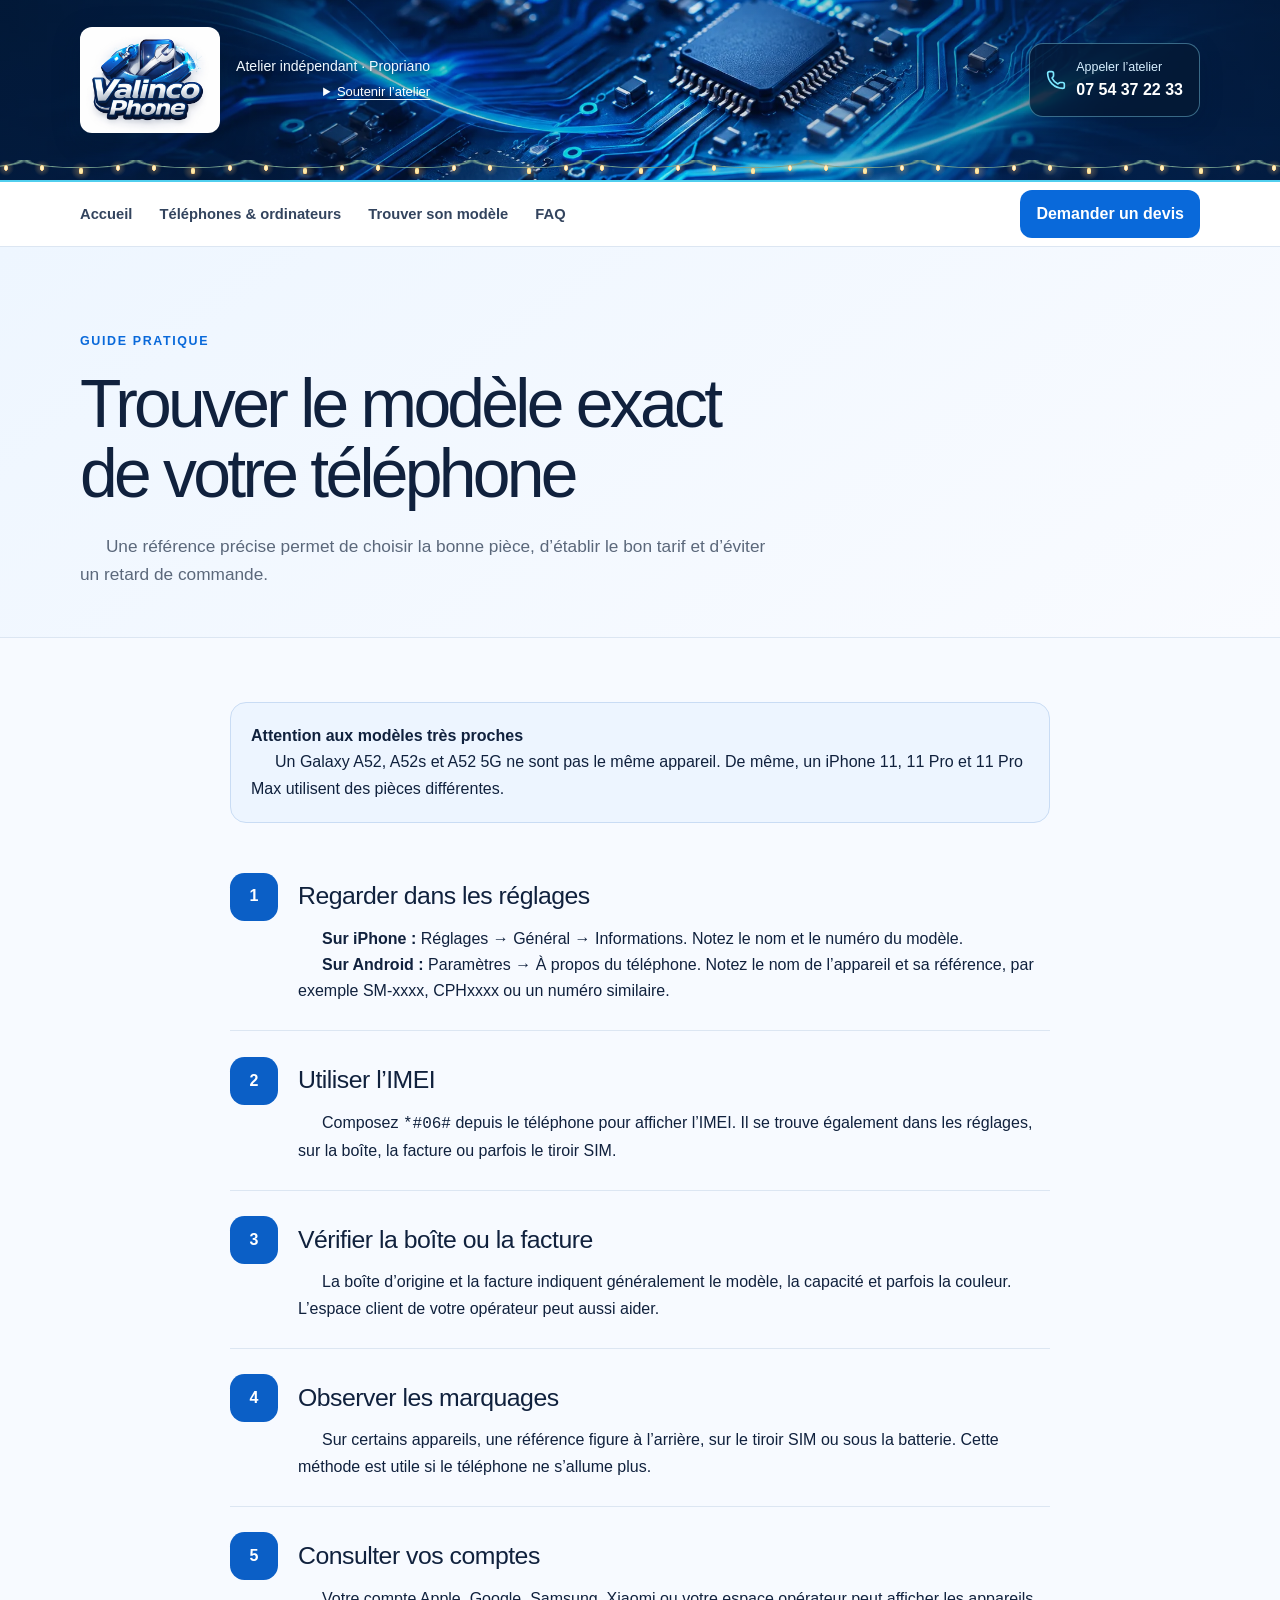
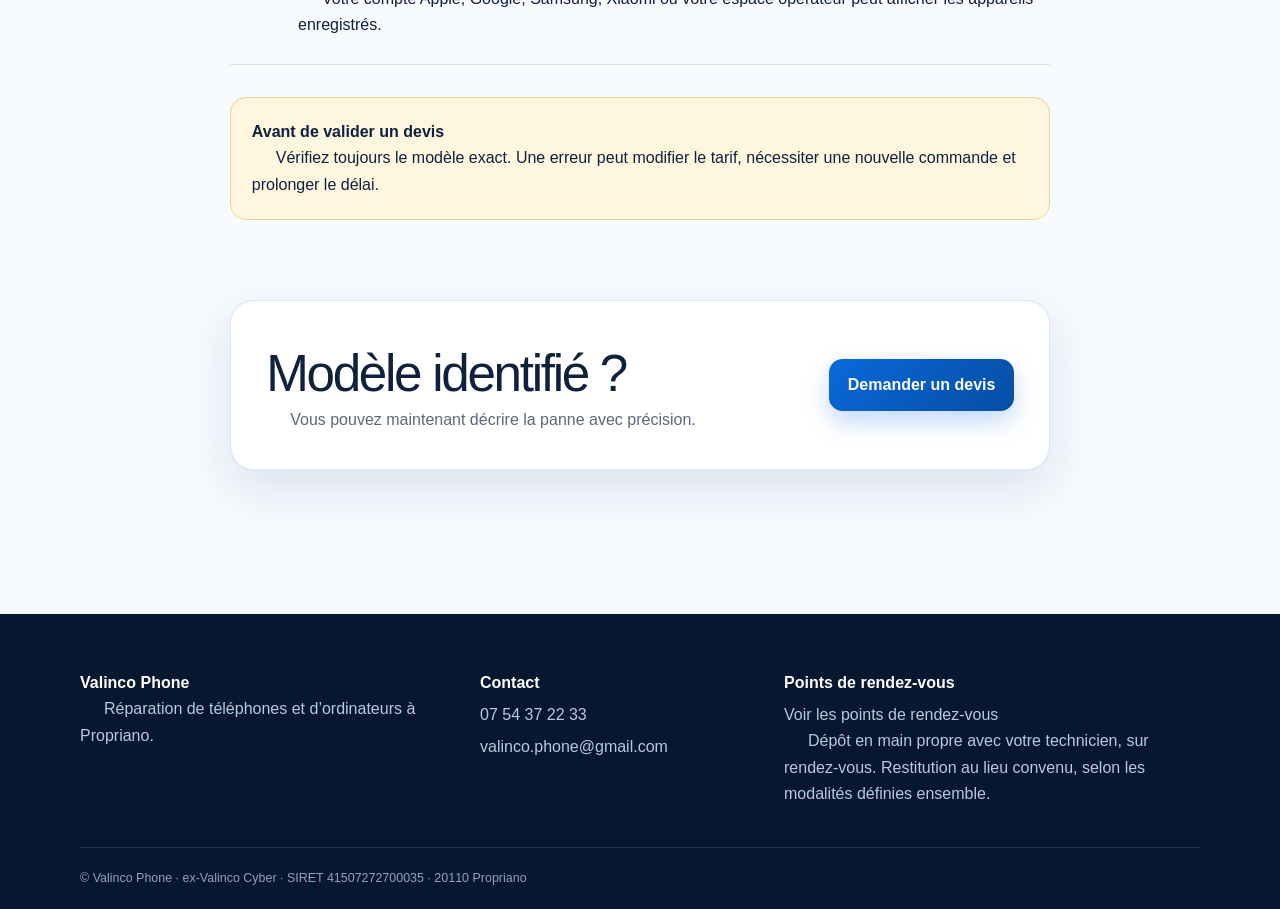
<file: trouver-modele-telephone.html>
<!DOCTYPE html><html lang="fr"><head><meta charSet="utf-8"/><meta name="viewport" content="width=device-width, initial-scale=1"/><link rel="stylesheet" href="/styles.css?v=20261125-retraits"><title>Trouver le modèle de son téléphone | Valinco Phone</title><meta name="description" content="Guide pour identifier précisément son iPhone, Samsung, Xiaomi, Huawei ou autre smartphone."/><meta name="google-site-verification" content="y23bg_1Cq18GhfLMKLJxg19EaMHYp-9vz66ez85fakI"/><link rel="icon" href="/favicon.svg"/><link rel="canonical" href="https://valincophone.fr/trouver-modele-telephone.html"/><link rel="stylesheet" href="/bandeau-technologie.css?v=20261127-noel"><link rel="preload" as="image" href="/bandeau-technologie-bleu.webp"><style>
.site-header{position:relative;z-index:5}
.site-header:has(.donor[open]){z-index:31}
.workshop-brand{min-width:0}
.workshop-brand small{display:block}
.donor{font-size:.8125rem;position:relative}
.donor summary{width:fit-content;margin-left:auto;color:white;text-decoration:underline;text-underline-offset:.2em;cursor:pointer;padding:.15rem 0}
.donor p{position:absolute;top:100%;left:0;width:21rem;box-sizing:border-box;background:white;color:#071f45;font-size:.9375rem;line-height:1.5;margin:.2rem 0 0;padding:.8rem 1rem;border-radius:.5rem;box-shadow:0 4px 18px #071f4533}
@media(max-width:700px){.header-inner{position:relative;flex-wrap:wrap}.donor{position:static}.donor p{top:auto;left:0;width:min(21rem,100%)}}
</style></head><body><div hidden=""><!--$--><!--/$--></div><header class="site-header"><div class="shell header-inner"><div class="brand workshop-brand"><a aria-label="Valinco Phone, accueil" href="/"><img class="brand-logo" src="/logo-valinco-phone.png" alt="Valinco Phone" width="504" height="385" decoding="async"></a><div><small>Atelier indépendant · Propriano</small><details class="donor"><summary>Soutenir l’atelier</summary><p>Soutenez l’atelier et profitez des avantages pour votre téléphone. Autrement, vous pouvez aussi ponctuellement m’offrir un café. Dans tous les cas, je me démènerai pour vous. 💪<br><a style="display:inline-block;margin-top:0.5rem;color:#071f45;text-decoration:underline;font-weight:600" href="/soutenir-atelier.html">Choisir de soutenir</a><br><a style="display:inline-block;margin-top:0.5rem;color:#071f45;text-decoration:underline" href="https://billing.stripe.com/p/login/3cI4gzg8H6OH1oZfoq7Re00">Résilier le soutien</a></p></details></div></div><a class="header-phone" href="tel:+33754372233"><svg xmlns="http://www.w3.org/2000/svg" width="24" height="24" viewBox="0 0 24 24" fill="none" stroke="currentColor" stroke-width="2" stroke-linecap="round" stroke-linejoin="round" class="lucide lucide-phone" aria-hidden="true"><path d="M13.832 16.568a1 1 0 0 0 1.213-.303l.355-.465A2 2 0 0 1 17 15h3a2 2 0 0 1 2 2v3a2 2 0 0 1-2 2A18 18 0 0 1 2 4a2 2 0 0 1 2-2h3a2 2 0 0 1 2 2v3a2 2 0 0 1-.8 1.6l-.468.351a1 1 0 0 0-.292 1.233 14 14 0 0 0 6.392 6.384"></path></svg><span><small>Appeler l’atelier</small>07 54 37 22 33</span></a></div></header><nav class="main-nav" aria-label="Navigation principale"><div class="shell nav-inner"><div class="nav-links"><a href="/">Accueil</a><a href="/telephones-a-vendre.html">Téléphones &amp; ordinateurs</a><a href="/trouver-modele-telephone.html">Trouver son modèle</a><a href="/FAQ_page.html">FAQ</a></div><a class="nav-cta" href="/demande-devis.html">Demander un devis</a></div></nav><main><section class="page-hero"><div class="shell"><span class="eyebrow">Guide pratique</span><h1>Trouver le modèle exact de votre téléphone</h1><p>Une référence précise permet de choisir la bonne pièce, d’établir le bon tarif et d’éviter un retard de commande.</p></div></section><div class="content-narrow"><div class="info-card"><strong>Attention aux modèles très proches</strong><p>Un Galaxy A52, A52s et A52 5G ne sont pas le même appareil. De même, un iPhone 11, 11 Pro et 11 Pro Max utilisent des pièces différentes.</p></div><section class="guide-step"><span class="step-number">1</span><div><h2>Regarder dans les réglages</h2><p><strong>Sur iPhone :</strong> Réglages → Général → Informations. Notez le nom et le numéro du modèle.</p><p><strong>Sur Android :</strong> Paramètres → À propos du téléphone. Notez le nom de l’appareil et sa référence, par exemple SM-xxxx, CPHxxxx ou un numéro similaire.</p></div></section><section class="guide-step"><span class="step-number">2</span><div><h2>Utiliser l’IMEI</h2><p>Composez <code>*#06#</code> depuis le téléphone pour afficher l’IMEI. Il se trouve également dans les réglages, sur la boîte, la facture ou parfois le tiroir SIM.</p></div></section><section class="guide-step"><span class="step-number">3</span><div><h2>Vérifier la boîte ou la facture</h2><p>La boîte d’origine et la facture indiquent généralement le modèle, la capacité et parfois la couleur. L’espace client de votre opérateur peut aussi aider.</p></div></section><section class="guide-step"><span class="step-number">4</span><div><h2>Observer les marquages</h2><p>Sur certains appareils, une référence figure à l’arrière, sur le tiroir SIM ou sous la batterie. Cette méthode est utile si le téléphone ne s’allume plus.</p></div></section><section class="guide-step"><span class="step-number">5</span><div><h2>Consulter vos comptes</h2><p>Votre compte Apple, Google, Samsung, Xiaomi ou votre espace opérateur peut afficher les appareils enregistrés.</p></div></section><div class="warning-card"><strong>Avant de valider un devis</strong><p>Vérifiez toujours le modèle exact. Une erreur peut modifier le tarif, nécessiter une nouvelle commande et prolonger le délai.</p></div><section class="cta-section"><div><h2>Modèle identifié ?</h2><p>Vous pouvez maintenant décrire la panne avec précision.</p></div><a class="button button-primary" href="/demande-devis.html">Demander un devis</a></section></div></main><footer class="site-footer"><div class="shell footer-grid"><div><strong>Valinco Phone</strong><p>Réparation de téléphones et d’ordinateurs à Propriano.</p></div><div><strong>Contact</strong><a href="tel:+33754372233">07 54 37 22 33</a><a href="mailto:valinco.phone@gmail.com">valinco.phone@gmail.com</a></div><div><strong>Points de rendez-vous</strong><a href="/#depots-restitutions">Voir les points de rendez-vous</a><p>Dépôt en main propre avec votre technicien, sur rendez-vous. Restitution au lieu convenu, selon les modalités définies ensemble.</p></div></div><div class="shell footer-bottom">© Valinco Phone · ex-Valinco Cyber · SIRET 41507272700035 · 20110 Propriano</div></footer><!--$--><!--/$--><script async src="https://www.googletagmanager.com/gtag/js?id=G-JJTMHN94L3"></script><script>window.dataLayer=window.dataLayer||[];function gtag(){dataLayer.push(arguments)}gtag("js",new Date());gtag("config","G-JJTMHN94L3");</script></body></html>
</file>
<file: accueil.css>
/* Page d’accueil */
.hero-grid { min-height: auto; padding-block: clamp(2.4rem, 5vw, 4.8rem); }
.hero-copy > p, .home-section p, .home-deposit p { text-indent: 0; }
.hero-actions { margin: 1.4rem 0 .45rem; }
.hero-copy h1 { font-size: clamp(2.05rem, 4.25vw, 3.7rem); line-height: 1.06; }
.hero-panel { min-height: 340px; row-gap: 1.2rem; }
.device-card { width: min(230px, 65vw); }
.device-screen { position: relative; overflow: hidden; justify-content: end; padding: 1.4rem .65rem; }
.device-screen::after { content: ""; position: absolute; inset: 0; background: linear-gradient(180deg, transparent 42%, #061a3780 70%, #04152cf0); }
.hero-workbench { position: absolute; inset: 0; width: 100%; height: 100%; object-fit: cover; object-position: 48% 50%; }
.device-screen strong, .device-screen .pulse-ring { position: relative; z-index: 1; }
.device-screen strong { font-size: 1.08rem; }
.device-screen .pulse-ring { border: 0; background: #071f4580; width: 40px; height: 40px; box-shadow: none; }
.device-screen .pulse-ring svg { width: 20px; }
a.floating-card { position: static; justify-self: center; margin-top: .3rem; text-decoration: underline; text-underline-offset: .2em; }
.home-section, .home-deposit { padding-block: clamp(2.6rem, 6vw, 5rem); }
#depots-restitutions, #avant-depot, #restitution, #tests-apres-reparation { scroll-margin-top: 140px; }
.home-section h2, .home-deposit h2 { margin: 0 0 1.2rem; }
.home-services, .home-places { display: grid; gap: clamp(.7rem, 2vw, 1.25rem); }
.home-services { grid-template-columns: repeat(3, minmax(0, 1fr)); }
.home-service, .home-place { overflow: hidden; border-radius: 1rem; border: 1px solid #cbd9e8; background: white; color: #102d4d; }
.home-service, .home-place a { display: block; text-decoration: none; color: inherit; }
.home-service img, .home-place img { display: block; width: 100%; aspect-ratio: 2 / 1; height: auto; object-fit: cover; }
.home-service:nth-child(3) img { object-position: 50% 59%; }
.home-service span, .home-place-label { display: block; padding: .85rem 1rem; }
.home-service span, .home-place-label strong { font-size: 1.08rem; line-height: 1.25; font-weight: 700; }
.home-service span, .home-place-label strong { display: flex; align-items: center; justify-content: space-between; gap: .5rem; }
.home-service b, .home-place b { flex: none; width: .5rem; height: .5rem; margin-right: .18rem; border: solid #21609b; border-width: 2px 2px 0 0; transform: rotate(45deg); font-size: 0; }
.home-service:hover span, .home-place a:hover strong { text-decoration: underline; text-underline-offset: .2em; }
.home-secondary, .home-other-places { padding: 0; list-style: none; }
.home-secondary { display: flex; gap: .65rem 1.5rem; flex-wrap: wrap; margin: 1rem 0 .25rem; }
.home-secondary li { display: flex; gap: .45rem; align-items: center; font-weight: 600; color: #334d67; }
.home-secondary .icon-box { width: 30px; height: 30px; border-radius: .5rem; }
.home-secondary svg { width: 18px; height: 18px; }
.home-hours { margin: 0 0 1.25rem; color: #e4eef6; }
.home-hours strong { color: white; }
.home-places, .home-other-places, .home-handover { display: grid; grid-template-columns: repeat(2, minmax(0, 1fr)); gap: 1rem; }
.home-place a:focus-visible { outline-offset: -4px; }
.home-place:first-child img { object-position: 50% 44%; }
.home-place small, .home-other-places small { display: block; margin-top: .3rem; font-size: .9rem; }
.home-place small { color: #435a70; }
.home-other-places { margin: .9rem 0 1.65rem; }
.home-other-places li { padding: .3rem 1rem; border-left: 2px solid #688faf; }
.home-other-places a { color: white; font-weight: 650; text-decoration: underline; text-underline-offset: .22em; }
.home-other-places small, .home-handover p { color: #d4dfec; }
.home-handover { border-top: 1px solid #ffffff38; padding-top: 1.25rem; }
.home-handover h3 { font-size: 1.12rem; font-weight: 700; }
.home-handover p { margin: .3rem 0 0; }
.home-workshop { display: grid; grid-template-columns: minmax(0, 3fr) minmax(160px, 1fr); align-items: center; gap: 2rem; }
.home-workshop h2 { margin-bottom: .55rem; }
.home-workshop > img { width: 100%; height: auto; max-width: 320px; border-radius: 1rem; }
.home-workshop > div > p { margin: 0 0 .5rem; }
.home-more { width: fit-content; max-width: 100%; }
.home-more > summary { display: flex; align-items: center; gap: .45rem; cursor: pointer; min-height: 44px; width: fit-content; color: #14539a; text-decoration: underline; text-underline-offset: .22em; font-size: .94rem; font-weight: 600; list-style: none; }
.home-more > summary::-webkit-details-marker { display: none; }
.home-more > summary::before { content: "i"; content: "i" / ""; flex: none; display: grid; place-items: center; width: 1rem; height: 1rem; border: 1px solid currentColor; border-radius: 100%; font: bold .75rem/1 Georgia, serif; }
.home-deposit .home-more > summary { color: #a6e3ef; }
.home-note { box-sizing: border-box; color: #163655; background: white; padding: 1rem 1.2rem; border: 1px solid #c2d3e4; border-radius: .9rem; line-height: 1.5; overflow-wrap: anywhere; font-size: .94rem; text-align: left; }
.home-note p, .home-note ul { color: #25435e; margin: 0; text-indent: 0; font-size: inherit; }
.home-note p + p, .home-note p + ul { margin-top: .6rem; }
.home-note ul { list-style: disc; padding-left: 1.2rem; }
.home-note a { color: #14539a; text-decoration: underline; }
.home-note[popover] { position: fixed; inset: auto; margin: 0; width: min(25rem, calc(100vw - 24px)); max-height: min(53vh, 24rem); overflow: auto; box-shadow: 0 10px 36px #08284438; }
.home-note button { display: block; margin-top: .4rem; min-height: 44px; padding: .3rem .55rem; color: #14539a; font-weight: 650; cursor: pointer; }
.home-section :focus-visible, .home-deposit :focus-visible, .hero-section :focus-visible { outline: 3px solid #df9c2a; outline-offset: 3px; }
@media (max-width: 850px) {
  .hero-grid { grid-template-columns: minmax(0, 1.35fr) minmax(0, .65fr); gap: 1rem; }
  .hero-panel { min-height: auto; }
  .device-card { width: min(175px, 24vw); }
  .floating-card { left: 0; }
}
@media (max-width: 600px) {
  .hero-grid { display: flex; flex-direction: column; align-items: stretch; padding-block: 1.75rem; gap: .6rem; }
  .hero-panel { display: flex; flex-direction: row-reverse; justify-content: space-between; align-items: center; padding: .3rem .8rem .5rem; }
  .device-card { width: 124px; aspect-ratio: .78; padding: 5px; border-radius: 1.15rem; transform: rotate(5deg); }
  .device-screen { border-radius: .9rem; padding: .5rem; }
  .device-screen .pulse-ring { display: none; }
  .device-screen strong { font-size: .78rem; margin: 0; }
  a.floating-card { max-width: 54%; margin: 0; padding: .65rem .85rem; }
  .home-services { grid-template-columns: 1fr; gap: .55rem; }
  .home-service { display: grid; grid-template-columns: 92px minmax(0, 1fr); align-items: center; }
  .home-service img { aspect-ratio: 4 / 3; }
  .home-service span { padding: .65rem .85rem; }
  .home-places { gap: .65rem; }
  .home-place-label { padding: .65rem; }
  .home-place-label strong { font-size: .97rem; }
  .home-place small { font-size: .82rem; }
  .home-place img { aspect-ratio: 4 / 3; }
  .home-handover { grid-template-columns: 1fr; gap: .6rem; }
  .home-workshop { grid-template-columns: 1fr; gap: 1rem; }
  .home-workshop > img { width: min(100%, 240px); }
}
@media (max-width: 375px) {
  .home-places, .home-other-places { grid-template-columns: 1fr; }
}
.home-place-photo, .home-place-photo > summary { width: 100%; }
.home-place-photo > summary { position: relative; display: block; padding: 0; }
.home-place-photo > summary::before { content: none; }
.expand-photo { position: absolute; bottom: .55rem; right: .55rem; border-radius: .4rem; padding: .1rem .45rem; color: white; background: #071f45db; font: 700 1.1rem/1.5 system-ui, sans-serif; }
.home-place-photo .home-note img { width: 100%; height: auto; max-height: 38vh; aspect-ratio: auto; object-fit: contain; }
.home-place-photo .home-note { padding: .6rem; }

/* Troisième lieu de rencontre photographié. */
@media (min-width: 851px) { .home-places { grid-template-columns: repeat(3, minmax(0, 1fr)); } }
.home-place-photo > summary > .home-photo-ble-gourmand { object-position: 50% 25%; }
</file>
<file: bandeau-technologie.css>
/* Fond technologique et accents bleus, sans animation. */
.site-header {
  background-color: #071f45;
  background-image: linear-gradient(90deg, #031936a6, #041d4714 52%, #031936a6), url("bandeau-technologie-bleu.webp");
  background-position: center, center 48%;
  background-size: cover;
  background-repeat: no-repeat;
  border-bottom: 2px solid #52cfee;
}
.header-inner { min-height: 160px; padding-block: 18px; gap: 1.5rem; }
.brand { gap: 1rem; }
.brand-logo { width: 140px; box-shadow: 0 8px 28px #0016334d; }
.brand small { color: #eff8ff; font-size: .88rem; font-weight: 500; text-shadow: 0 2px 8px #00142b; }
.header-phone {
  padding: .8rem 1rem;
  border: 1px solid #89e4ff66;
  border-radius: 14px;
  background: #041934c7;
  box-shadow: 0 6px 24px #00142b26;
}
.header-phone small { color: #d7efff; }
.header-phone svg { color: #7ce8ff; flex: none; }
.header-phone span { white-space: nowrap; }
.header-phone:hover { background: #07417de6; border-color: #89e4ff; }
.hero-section {
  background: radial-gradient(ellipse at 85% 34%, #65dff55c, transparent 48%), radial-gradient(ellipse at 12% 95%, #a7c9ff5c, transparent 48%), linear-gradient(135deg, #f8fbff, #eef4ff 50%, #e6f9ff);
}
.hero-panel::before {
  content: "";
  position: absolute;
  inset: 4% -4%;
  background: radial-gradient(ellipse, #4ecfff33, #1977e512 48%, transparent 70%);
  border-radius: 50%;
  pointer-events: none;
}
.device-card { position: relative; box-shadow: 0 34px 70px #174e793d, 0 0 44px #34b9eb26; }
.floating-card { border: 1px solid #d6f0ff; }
@media (max-width: 900px) {
  .brand small { max-width: 145px; }
}
@media (max-width: 600px) {
  .site-header { background-position: center, 55% 48%; }
  .header-inner { min-height: 116px; padding-block: 12px; gap: .65rem; }
  .brand-logo { width: 112px; }
  .header-phone { padding: .65rem .6rem; gap: .4rem; border-radius: 12px; }
  .header-phone span { font-size: .82rem; }
}

/* Les lumières occupent leur propre bande sous le bandeau de l’atelier. */
.site-header::after {
  content: "";
  display: block;
  height: 20px;
  pointer-events: none;
  background-image:
    radial-gradient(ellipse 2.1px 3.1px at 18px 8px, #fff1be 65%, #f0b76a 96%, transparent),
    radial-gradient(ellipse 2.3px 3.5px at 57px 11px, #ffeba7 65%, #deac66 96%, transparent),
    radial-gradient(ellipse 2px 3px at 94px 8px, #fff6cf 65%, #e4ac69 96%, transparent),
    radial-gradient(ellipse 8px 8px at 18px 8px, #ffc67555, transparent),
    radial-gradient(ellipse 10px 9px at 57px 11px, #ffc67559, transparent),
    radial-gradient(ellipse 8px 8px at 94px 8px, #ffc67555, transparent),
    radial-gradient(ellipse 56px 8px at 56px 0, transparent 87%, #739d8d 95%, transparent 107%);
  background-size: 112px 20px;
  background-repeat: repeat-x;
  background-position: center bottom;
}
@media print {
  .site-header::after { display: none; }
}
</file>
<file: soutenir-atelier.css>
.coffee-option{display:grid;grid-template-columns:64px minmax(0,1fr) auto;align-items:center;gap:1rem;padding:1rem 1.25rem;border:1px solid #dce5f0;border-radius:.8rem;background:#fff}
.coffee-option>img{display:block;width:64px;height:64px;object-fit:contain;border-radius:.5rem}
.coffee-copy h2{margin:0 0 .3rem;font-size:1rem;line-height:1.3;color:#4c607c}
.coffee-copy p{margin:0;font-size:.875rem;line-height:1.5;color:#4c607c}
.coffee-button{display:inline-flex;align-items:center;justify-content:center;min-height:44px;padding:.6rem .9rem;border:1px solid #b9c8da;border-radius:.5rem;background:#fff;color:#4c607c;font-size:.875rem;font-weight:600;line-height:1.4;text-decoration:none;white-space:nowrap}
.coffee-button:hover{background:#f4f8ff;border-color:#4c607c;color:#071f45}
.support-details{margin:.65rem 0;border:1px solid #dce5f0;border-radius:.8rem;background:#fff}
.support-details>summary{padding:1.1rem 1.25rem;cursor:pointer;font-size:1rem;font-weight:650;color:#071f45}
.support-details-body{padding:0 1.25rem 1.25rem;color:#4c607c;line-height:1.65}
.support-details-body h2{font-size:1.2rem;line-height:1.35;margin:.6rem 0}.support-details-body h3{font-size:1rem;font-weight:700;margin:1rem 0 .5rem}
.support-details-body p{margin:.65rem 0}.support-details-body a{color:#175cd3;text-decoration:underline;text-underline-offset:3px}
.support-details-body section{margin:0 0 1rem;padding:0}
.sr-only{position:absolute;width:1px;height:1px;padding:0;margin:-1px;overflow:hidden;clip:rect(0,0,0,0);white-space:nowrap;border:0}
@media(max-width:540px){.coffee-option{grid-template-columns:48px minmax(0,1fr);gap:.65rem .8rem;padding:1rem}.coffee-option>img{width:48px;height:48px}.coffee-button{grid-column:2;justify-self:start}}
.support-page { max-width: 900px; padding-block: clamp(1.2rem,4vw,3.2rem) 3rem; color:#102c4e; }
.support-page p { text-indent:0; }
.offer { background:white; border:1px solid #cbdcec; border-radius:1.45rem; overflow:hidden; box-shadow:0 12px 38px #0a355410; }
.offer-head { display:grid; grid-template-columns:1.15fr 1fr; align-items:center; background:#eef5fd; border-bottom:1px solid #d6e4f1; }
.offer-heading { padding:clamp(1.4rem,4vw,2.6rem); }
.offer h1 { font-size:clamp(2rem,4.5vw,3.05rem); line-height:1.1; font-weight:800; letter-spacing:-.035em; }
.price { display:flex; gap:.55rem; align-items:baseline; margin:1rem 0 .25rem; font-weight:600; color:#154997; }
.price strong { font-size:clamp(2.5rem,5vw,3.8rem); line-height:1; letter-spacing:-.045em; }
.offer-heading>p:last-child { color:#475d79; line-height:1.55; }
.offer-image { width:100%; height:auto; mix-blend-mode:multiply; }
.offer-body { padding:clamp(1.2rem,4vw,2.5rem); }
.offer-body h2 { font-size:clamp(1.3rem,3.3vw,1.7rem); font-weight:750; line-height:1.22; }
.services { list-style:none; margin:1.1rem 0 1.25rem; padding:0; display:grid; grid-template-columns:1fr 1fr; column-gap:1.6rem; }
.services li { display:flex; gap:.75rem; padding:1rem 0; border-bottom:1px solid #dde6f0; min-width:0; }
.services .featured + .featured { margin-top:.65rem; }
.services .featured a { color:#1657a9; text-decoration:underline; text-underline-offset:.15em; }
.services .featured { grid-column:1 / -1; background:#eff5fd; border:0; border-radius:.8rem; padding:1rem; }
.services h3,.savings h3 { font-size:1.06rem; font-weight:740; line-height:1.28; }
.services p,.savings p { margin:.35rem 0 0; font-size:.95rem; line-height:1.5; color:#415775; }
.icon { flex:none; color:#1757b7; padding-top:.08rem; }
.icon svg { width:1.45rem; height:1.45rem; }
.savings { border-left:3px solid #34826b; background:#eef7f2; padding:1rem 1.1rem; border-radius:0 .65rem .65rem 0; color:#214f41; }
.savings p { color:#325647; }
.signup { text-align:center; margin-top:1.5rem; }
.subscribe-button { display:block; margin:auto; text-decoration:none; width:fit-content; color:white; background:#1757b7; font-weight:700; cursor:pointer; padding:.85rem 1.4rem; border-radius:.65rem; line-height:1.4; }
.subscribe-button:hover { background:#103f91; }
.manage { display:inline-block; color:#1657a9; font-size:.9rem; text-decoration:underline; text-underline-offset:3px; margin-top:.8rem; }
.coffee-option { margin:.85rem 0 1.2rem; }
.support-more { margin:0; }
.support-page :is(summary,a):focus-visible { outline:3px solid #e6a100; outline-offset:3px; }
@media(max-width:600px){
 .offer-head { grid-template-columns:minmax(0,1.4fr) minmax(0,.8fr); }
 .offer-heading { padding:1.2rem 0 1.2rem 1.1rem; }
 .offer h1 { font-size:clamp(1.65rem,6vw,2.2rem); }
 .offer-image { align-self:center; }
 .services { grid-template-columns:1fr; gap:0; }
 .services li { padding:.85rem 0; }
 .services .featured { padding:.85rem; }
 .support-details>summary { padding:.85rem 1rem; }
}

.offer-head { position: relative; overflow: hidden; }
.noel-boules {
  position: absolute;
  top: 0;
  right: clamp(8px, 2vw, 24px);
  width: 92px;
  height: 96px;
  pointer-events: none;
  user-select: none;
  transform-origin: right top;
}
.noel-boule {
  position: absolute;
  top: var(--fil);
  left: var(--x);
  width: var(--diametre);
  height: var(--diametre);
  border-radius: 50%;
  background:
    radial-gradient(ellipse at 30% 22%, #fff9 0%, transparent 24%),
    radial-gradient(circle at 37% 30%, var(--clair) 2%, var(--couleur) 57%, var(--ombre) 100%);
  box-shadow: inset -1px -2px 3px #0002, 1px 2px 3px #203e5020;
}
.noel-boule::before {
  content: "";
  position: absolute;
  height: var(--fil);
  width: 1px;
  left: 50%;
  bottom: 100%;
  background: #ac8b54;
}
.noel-boule::after {
  content: "";
  position: absolute;
  bottom: 94%;
  left: 34%;
  width: 32%;
  height: 4px;
  border-radius: 2px 2px 0 0;
  background: repeating-linear-gradient(90deg, #a98243 0 1px, #e7cb89 1px 3px);
}
.noel-boule.rouge { --x: 0px; --fil: 32px; --diametre: 26px; --clair: #e17575; --couleur: #a53748; --ombre: #722839; }
.noel-boule.doree { --x: 31px; --fil: 60px; --diametre: 32px; --clair: #ffe8a8; --couleur: #d4a757; --ombre: #946938; }
.noel-boule.verte { --x: 70px; --fil: 20px; --diametre: 22px; --clair: #86b3a0; --couleur: #367461; --ombre: #1b4e42; }
@media (max-width: 600px) {
  .noel-boules { right: 8px; transform: scale(.66); }
}
@media print {
  .noel-boules { display: none; }
}
</file>
<file: catalogue.css>
.catalogue-content{padding-block:2rem 4rem}.catalogue-nav{display:flex;flex-wrap:wrap;gap:.75rem;margin-top:1.5rem}.catalogue-updated{font-size:.9rem!important;color:var(--muted)}
.catalogue-filters{display:grid;grid-template-columns:repeat(4,minmax(0,1fr));gap:1rem;align-items:end;margin:2rem 0 1rem;padding:1.5rem;background:#fff;border:1px solid var(--line);border-radius:1.2rem}
.catalogue-field{display:grid;gap:.4rem;min-width:0}.catalogue-field label{font-size:.86rem;font-weight:700}.catalogue-field input,.catalogue-field select{width:100%;min-height:46px;border:1px solid #aabbd1;border-radius:.65rem;padding:.65rem .75rem;background:#fff;color:var(--ink)}.catalogue-field input:focus,.catalogue-field select:focus{outline:3px solid #0969da33;border-color:var(--blue)}.catalogue-search{grid-column:span 2}.catalogue-count{font-weight:700;color:#33445e;margin:1.5rem 0}.catalogue-section{margin-block:2.5rem 4rem;scroll-margin-top:145px}.catalogue-section h2{font-size:clamp(2rem,4vw,2.8rem)}.catalogue-intro{color:var(--muted);max-width:900px;margin-bottom:1.5rem}
.catalogue-grid{display:grid;grid-template-columns:repeat(3,minmax(0,1fr));gap:1.25rem}.catalogue-card{display:flex;flex-direction:column;min-width:0;overflow:hidden;border:1px solid var(--line);border-radius:1.25rem;background:#fff;box-shadow:0 5px 20px #18355c08}.catalogue-image{height:220px;padding:1.25rem;background:#fff;border-bottom:1px solid #edf1f7}.catalogue-image img{width:100%;height:100%;object-fit:contain}.catalogue-card-body{display:flex;flex-direction:column;flex:1;padding:1.25rem}.catalogue-brand{text-transform:uppercase;letter-spacing:.09em;color:var(--blue);font-weight:800;font-size:.76rem}.catalogue-card h3{font-size:1.28rem;font-weight:700;line-height:1.3;margin:.4rem 0 .8rem;overflow-wrap:anywhere}.catalogue-badges{display:flex;flex-wrap:wrap;gap:.35rem;margin-bottom:.9rem}.catalogue-badges span{font-size:.74rem;font-weight:700;background:#edf5ff;color:#214c7d;border-radius:.45rem;padding:.2rem .45rem}.catalogue-card ul{margin:0 0 1.25rem;padding:0;list-style:none;color:#52637c;font-size:.92rem}.catalogue-card li+li{margin-top:.25rem}.catalogue-purchase{margin-top:auto;padding-top:1rem;border-top:1px solid var(--line)}.catalogue-purchase>strong{display:block;font-size:1.65rem;font-weight:800;color:var(--ink)}.catalogue-purchase p{font-size:.78rem;color:var(--muted);margin:.25rem 0 1rem}.catalogue-purchase .button{width:100%;font-size:.9rem}.catalogue-content .cta-section{margin-inline:0}
@media(max-width:900px){.catalogue-grid{grid-template-columns:repeat(2,minmax(0,1fr))}.catalogue-filters{grid-template-columns:repeat(2,minmax(0,1fr))}}
@media(max-width:560px){.catalogue-grid{grid-template-columns:1fr}.catalogue-filters{padding:1rem;gap:.8rem}.catalogue-search{grid-column:1/-1}.catalogue-filters>button{grid-column:1/-1}.catalogue-image{height:230px}.catalogue-card-body{padding:1.2rem}.catalogue-section{margin-block:2rem 3rem}}


/* Appareils proposés personnellement par le technicien, hors catalogue fournisseur. */
.atelier-deals{margin:0 0 2.5rem;scroll-margin-top:150px;padding:clamp(1.1rem,3vw,2rem);border:1px solid #d5e5de;border-radius:1.4rem;background:#eff7f2}
.atelier-deals-heading{margin-bottom:1.3rem}.atelier-deals-eyebrow{display:block;font-size:.75rem;font-weight:800;letter-spacing:.12em;text-transform:uppercase;color:#316549;margin-bottom:.4rem}
.atelier-deals h2{margin:0 0 .5rem;font-size:clamp(1.65rem,3vw,2.15rem);line-height:1.2;color:#143c2c}.atelier-deals-heading p{margin:0;color:#496458;font-size:.95rem}
.atelier-deal{display:grid;grid-template-columns:minmax(220px,290px) minmax(0,1fr);gap:clamp(1.25rem,3vw,2.5rem);padding:clamp(1rem,2.5vw,1.6rem);background:#fff;border:1px solid #dfebe4;border-radius:1rem;align-items:center}
.atelier-deal-photo{margin:0;min-width:0}.atelier-deal-photo-frame{position:relative;width:100%;aspect-ratio:3/4;overflow:hidden;border-radius:.7rem;background:#eaf0f3}
.atelier-deal-photo-frame img{position:absolute;left:50%;top:50%;width:133.333333%;height:75%;max-width:none;object-fit:contain;transform:translate(-50%,-50%) rotate(90deg)}
.atelier-deal-photo figcaption{margin-top:.5rem;font-size:.73rem;line-height:1.4;color:#66766d;text-align:center}
.atelier-deal-photo-controls{display:flex;justify-content:center;gap:.5rem;margin-top:.75rem}.atelier-deal-photo-controls[hidden],.atelier-deal-photo-frame img[hidden]{display:none!important}.atelier-deal-photo-controls button{min-height:40px;min-width:80px;padding:.4rem .8rem;border:1px solid #a7bfb0;border-radius:.5rem;background:#fff;color:#224b35;font:inherit;font-size:.82rem;font-weight:700;cursor:pointer}.atelier-deal-photo-controls button[aria-pressed="true"]{background:#22573d;border-color:#22573d;color:#fff}.atelier-deal-photo-controls button:focus-visible{outline:3px solid #0969da;outline-offset:3px}
.atelier-deal-content{min-width:0}.atelier-deal-badges{display:flex;flex-wrap:wrap;gap:.45rem}.atelier-deal-badges span{padding:.3rem .55rem;border-radius:.4rem;font-size:.73rem;font-weight:700;background:#eef5f0;color:#315a41}
.atelier-deal h3{font-size:clamp(1.55rem,3vw,2rem);line-height:1.25;margin:.8rem 0;color:var(--ink)}.atelier-deal-description{font-size:.95rem;line-height:1.65;color:#52637c;margin:0 0 1rem}
.atelier-deal-specs{display:grid;grid-template-columns:1fr 1fr;gap:.8rem 1.25rem;margin:0 0 1.3rem}.atelier-deal-specs div{min-width:0}.atelier-deal-specs dt{font-size:.74rem;color:#647489;margin-bottom:.15rem}.atelier-deal-specs dd{margin:0;font-size:.88rem;font-weight:600;line-height:1.4;color:#22334b}
.atelier-deal-purchase{display:flex;align-items:center;justify-content:space-between;gap:1rem;padding-top:1rem;border-top:1px solid #e0e9e3}.atelier-deal-price{font-size:2.15rem;line-height:1;white-space:nowrap;color:#174b35;font-weight:800}.atelier-deal-price span{font-size:1.35rem}.atelier-deal-purchase .button{font-size:.9rem;white-space:normal;text-align:center}
.atelier-deal-contact{margin:.85rem 0 0;font-size:.77rem;line-height:1.55;color:#647489}.atelier-deal-contact a{white-space:nowrap}
@media(max-width:760px){.atelier-deal{grid-template-columns:1fr}.atelier-deal-photo{width:min(100%,250px);justify-self:center}.atelier-deal-content{width:100%}.atelier-deals{scroll-margin-top:120px}}
@media(max-width:380px){.atelier-deal-purchase{align-items:flex-start;flex-direction:column}.atelier-deal-purchase .button{width:100%}.atelier-deal-specs{gap:.7rem}}

/* Une sélection de téléphones garantis, mise en avant dans l’introduction. */
.catalogue-assurance{display:flex;align-items:flex-start;gap:.85rem;max-width:700px;margin:1.4rem 0;padding:1rem 1.1rem;border:1px solid #b8d2ed;border-left:4px solid #0969da;border-radius:.85rem;background:#fff}
.catalogue-assurance svg{flex:0 0 28px;color:#0969da;margin-top:.1rem}
.catalogue-hero .catalogue-assurance p{margin:0;font-size:1rem;line-height:1.6;color:#254568}
.catalogue-assurance strong{font-weight:700;color:#071f45}
</file>
